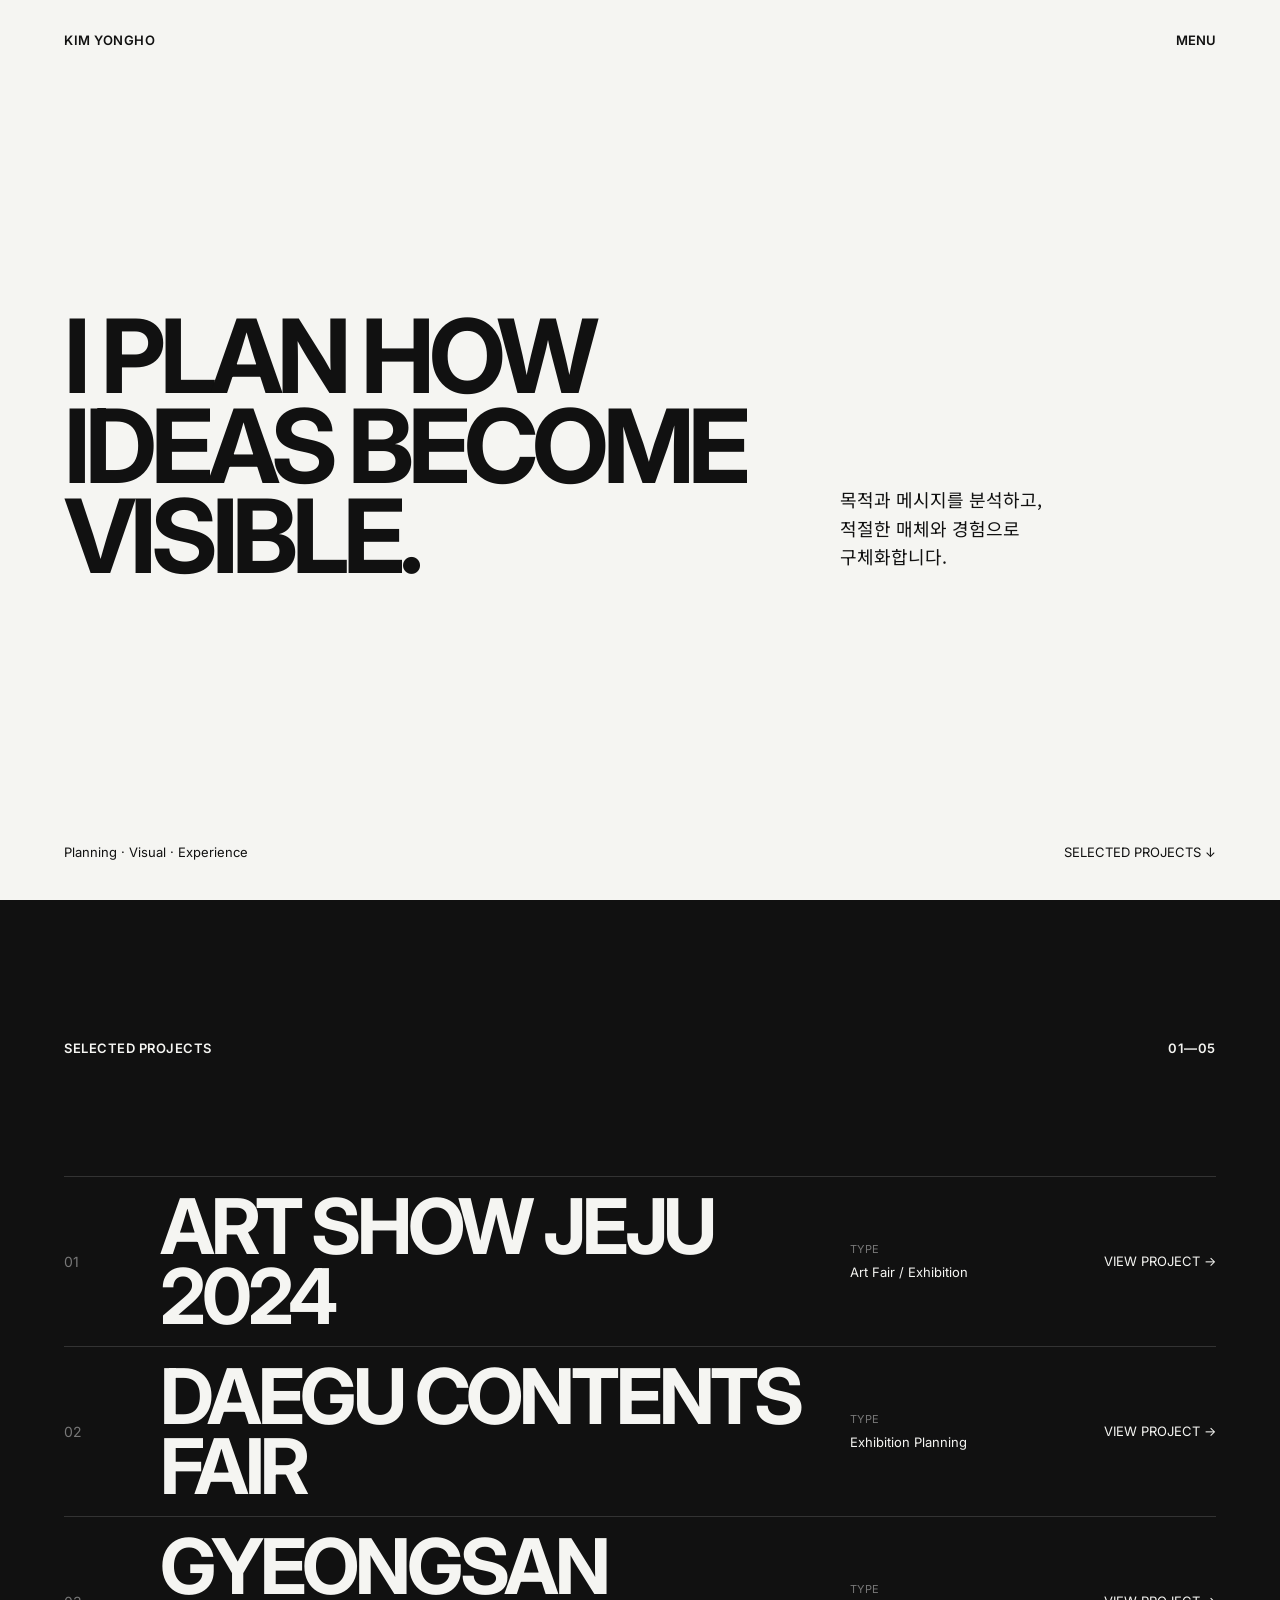
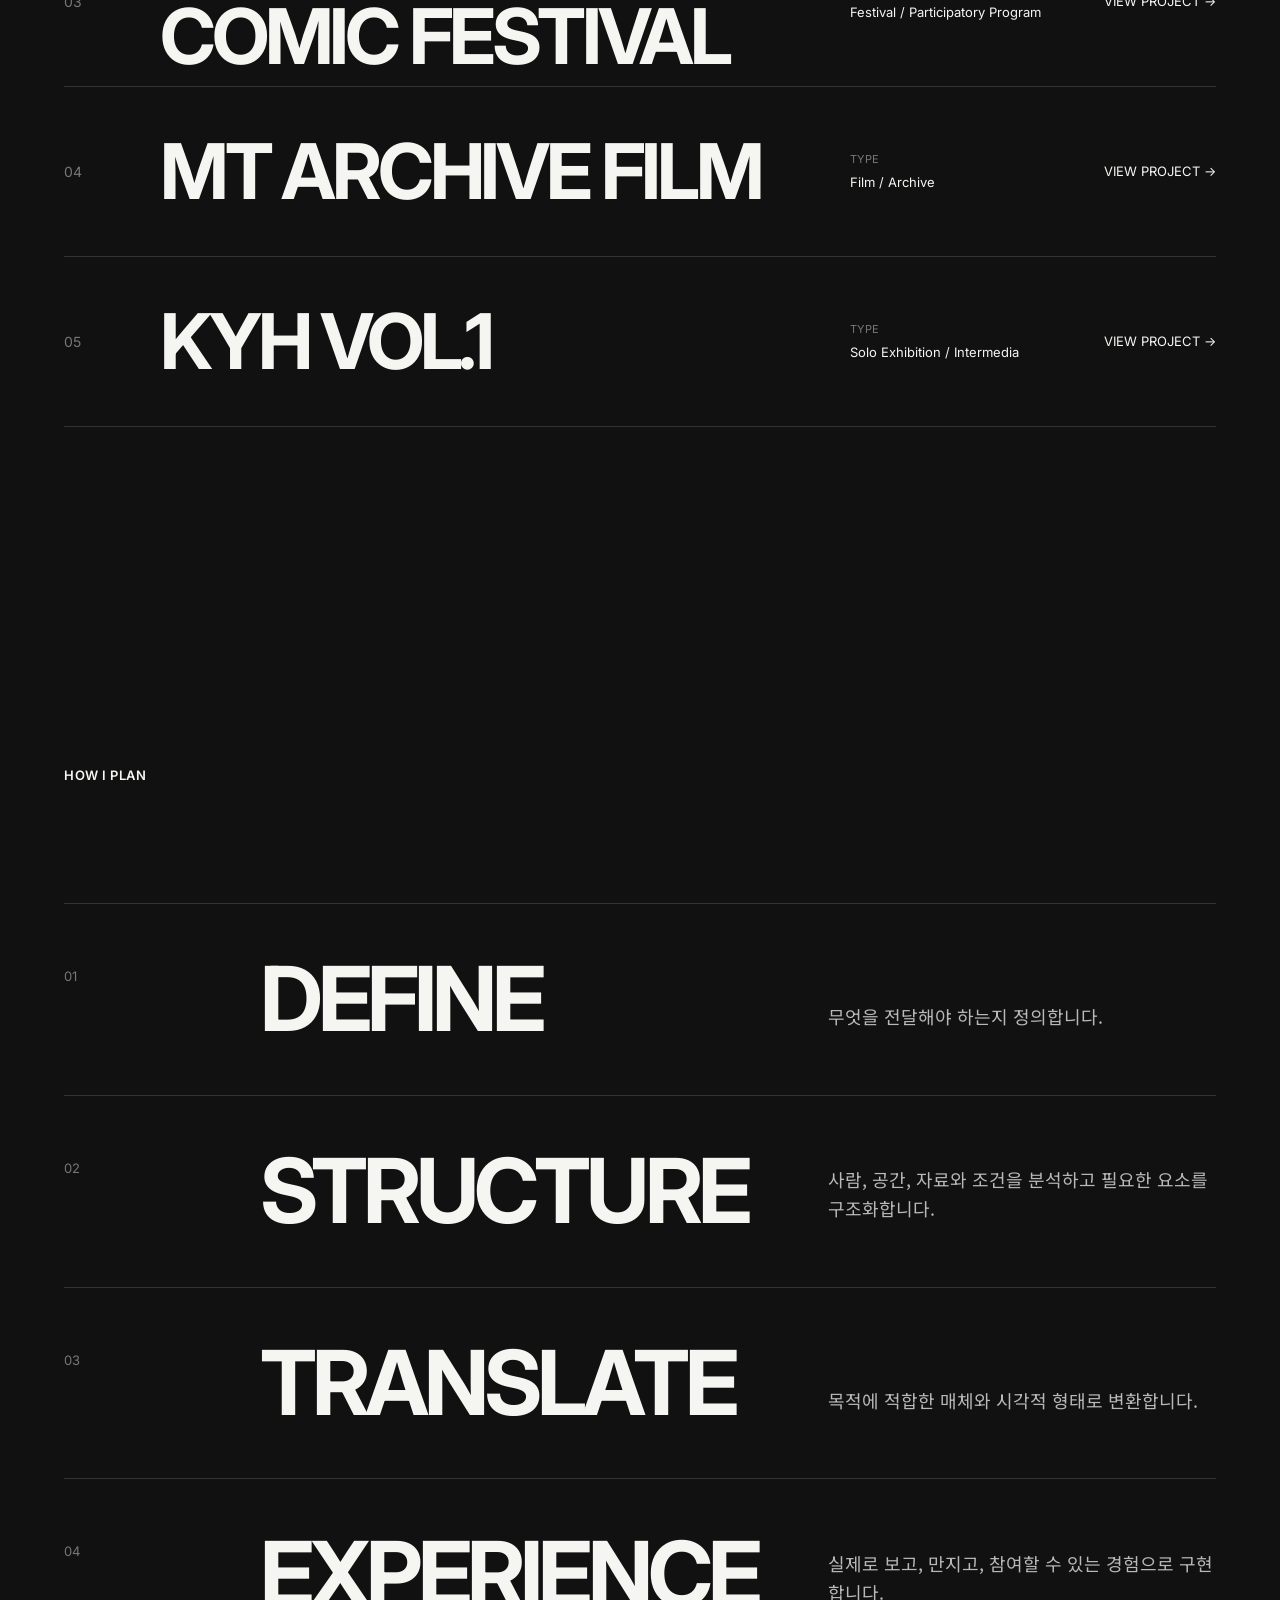
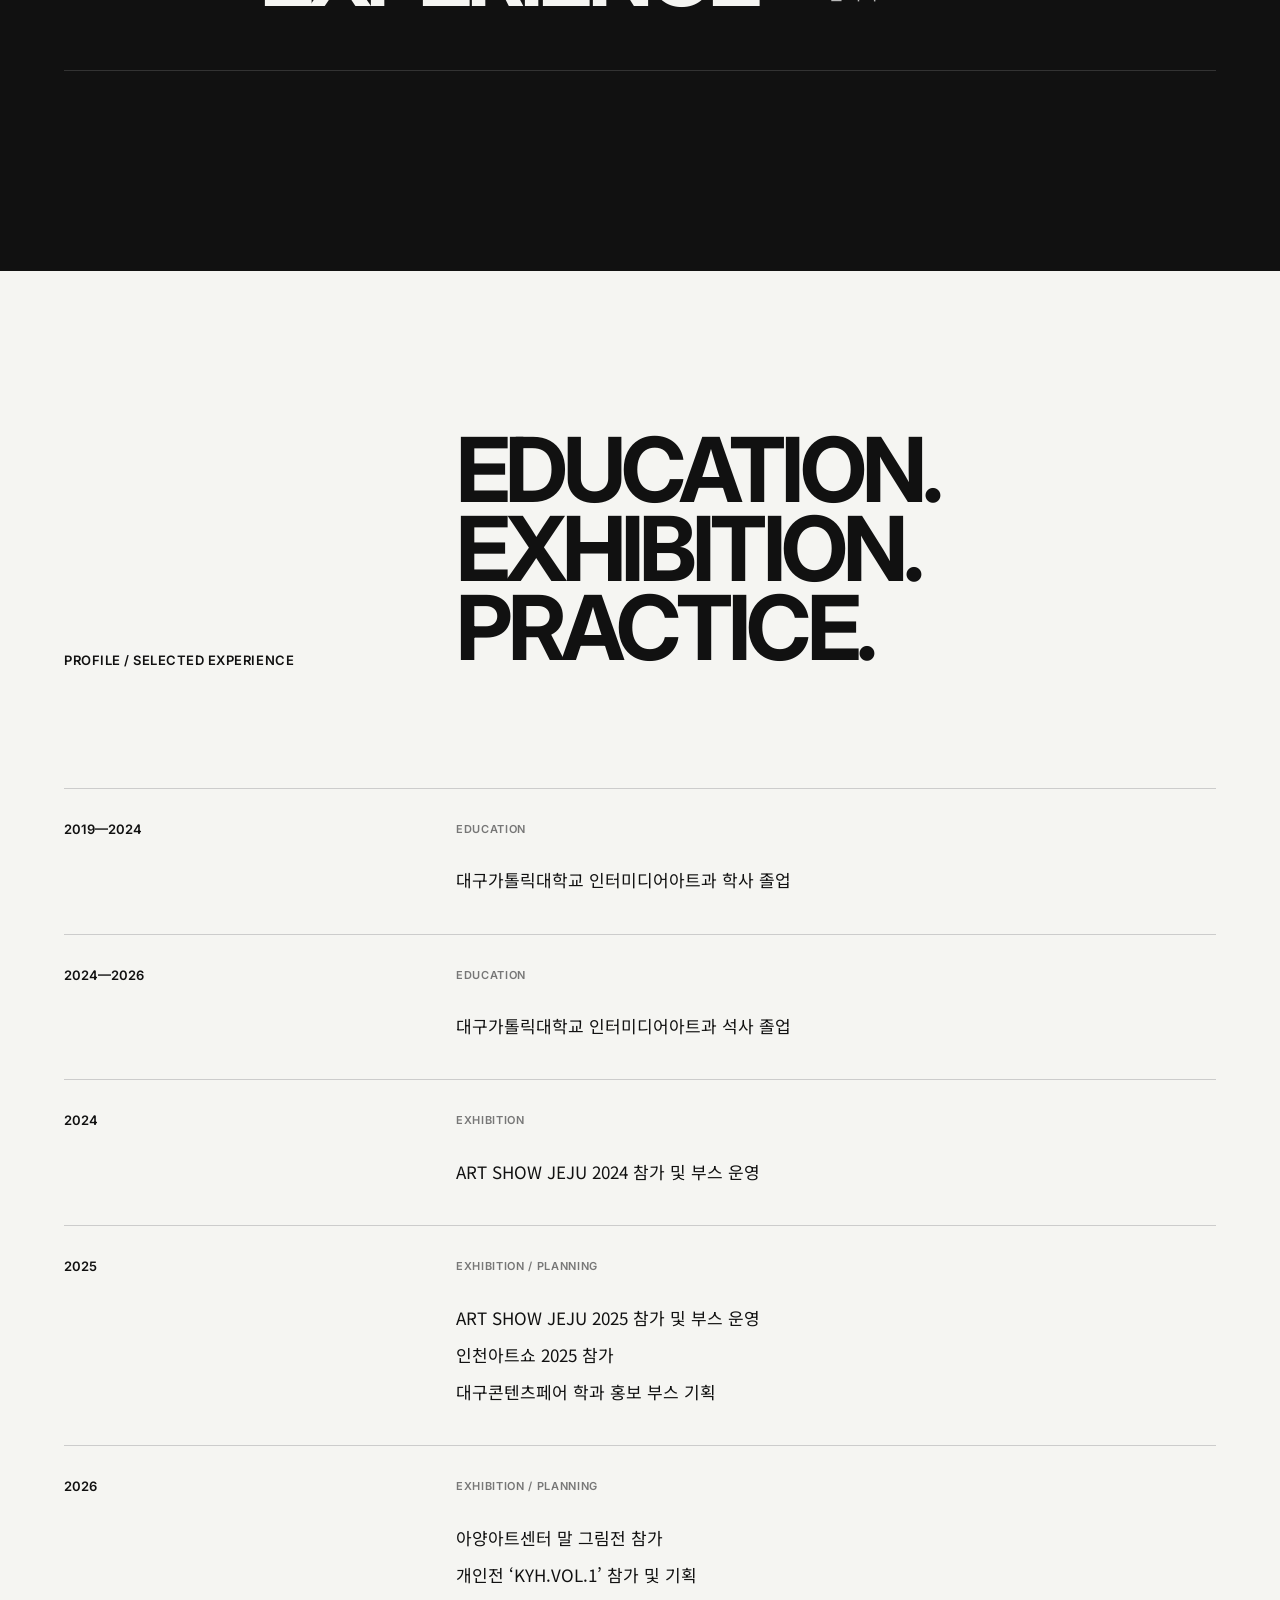
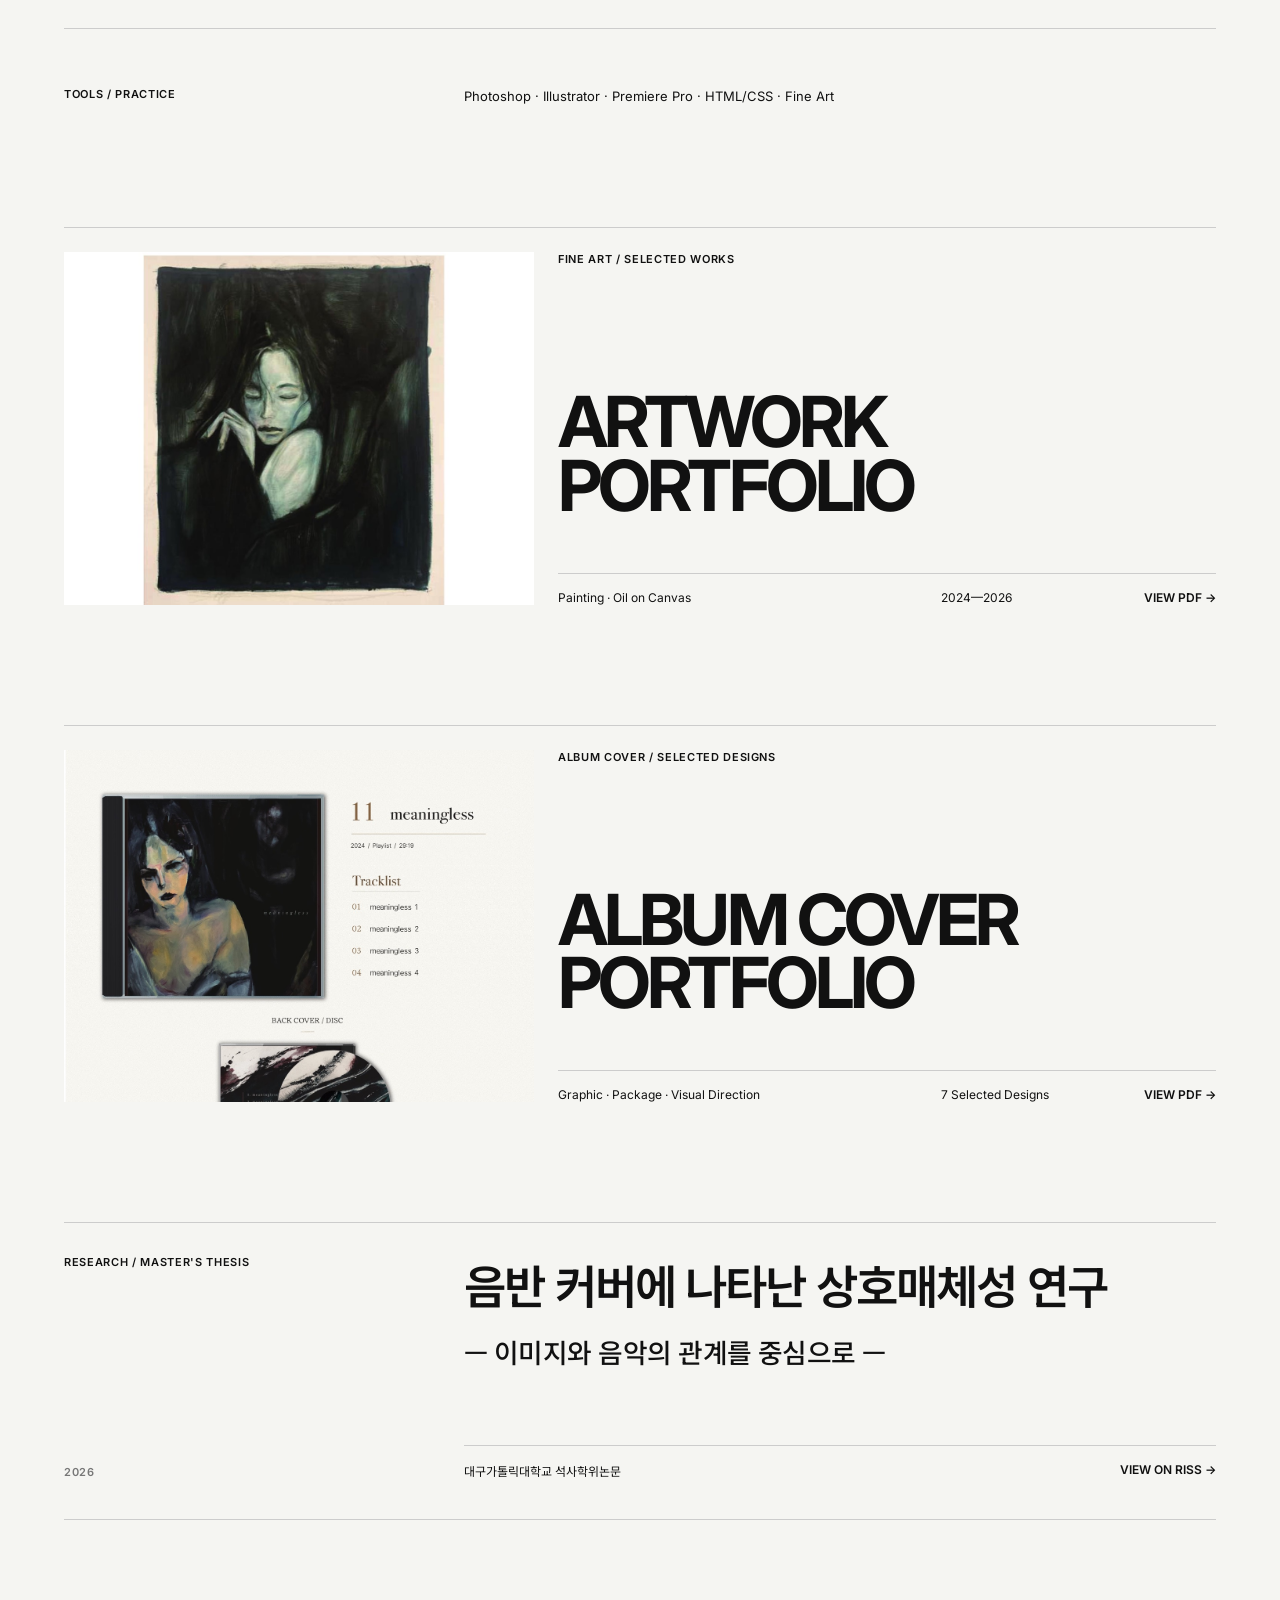
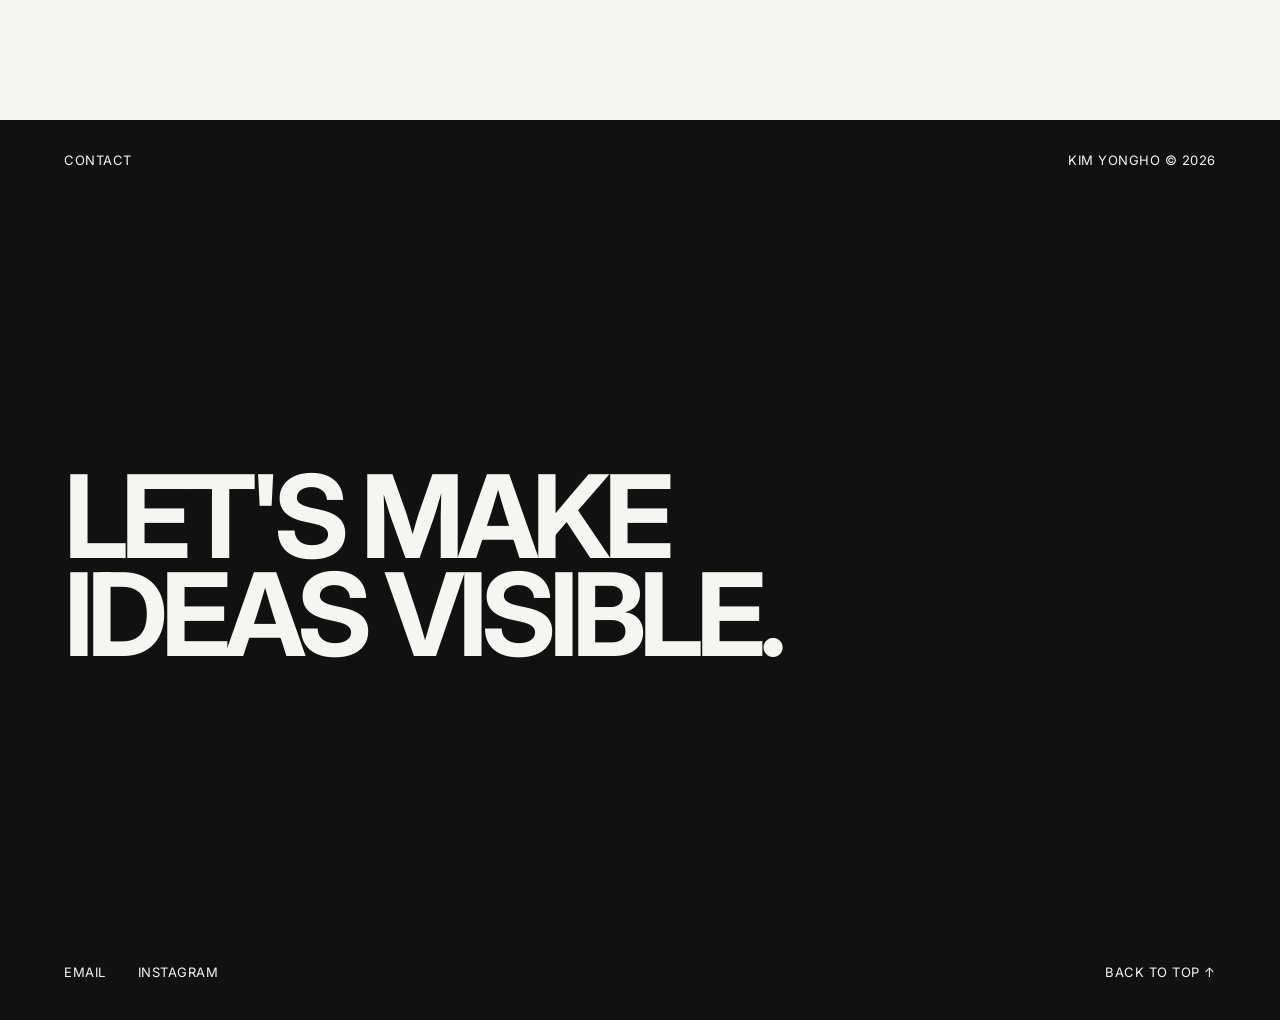
<file: index.html>
<!DOCTYPE html>
<html lang="ko">

<head>
  <meta charset="UTF-8">
  <meta name="viewport" content="width=device-width, initial-scale=1.0">

  <title>Kim Yongho Portfolio</title>

  <link rel="preconnect" href="https://fonts.googleapis.com">
  <link rel="preconnect" href="https://fonts.gstatic.com" crossorigin>

  <link
    href="https://fonts.googleapis.com/css2?family=Inter:wght@400;500;600;700&family=Noto+Sans+KR:wght@400;500;600;700&display=swap"
    rel="stylesheet"
  >

  <link rel="stylesheet" href="style.css?v=7">
</head>


<body id="top">


  <!-- =========================
       HERO
  ========================= -->

  <header class="hero">

    <div class="hero-top">
      <div class="name">KIM YONGHO</div>

      <button class="menu-button">
        MENU
      </button>
    </div>


    <div class="hero-main">

      <h1>
        I PLAN HOW<br>
        IDEAS BECOME<br>
        VISIBLE.
      </h1>


      <div class="hero-description">

        <p>
          목적과 메시지를 분석하고,<br>
          적절한 매체와 경험으로<br>
          구체화합니다.
        </p>

      </div>

    </div>


    <div class="hero-bottom">

      <p>
        Planning · Visual · Experience
      </p>

      <a href="#projects">
        SELECTED PROJECTS ↓
      </a>

    </div>

  </header>



  <!-- =========================
       MENU OVERLAY
  ========================= -->

  <div
    class="menu-overlay"
    id="menuOverlay"
  >

    <div class="menu-overlay-top">

      <p>
        KIM YONGHO
      </p>

      <button
        class="menu-close"
        id="menuClose"
      >
        CLOSE
      </button>

    </div>


    <nav class="menu-nav">

      <a
        href="#top"
        class="menu-link"
      >
        <span>01</span>
        HOME
      </a>


      <a
        href="#projects"
        class="menu-link"
      >
        <span>02</span>
        PROJECTS
      </a>


      <a
        href="#profile"
        class="menu-link"
      >
        <span>03</span>
        PROFILE
      </a>


      <a
        href="#contact"
        class="menu-link"
      >
        <span>04</span>
        CONTACT
      </a>

    </nav>

  </div>



  <main>


    <!-- =========================
         SELECTED PROJECTS
    ========================= -->

    <section
      class="projects"
      id="projects"
    >

      <div class="section-header">

        <p>
          SELECTED PROJECTS
        </p>

        <p>
          01—05
        </p>

      </div>

      <div class="projects-intro" hidden>
        <p class="projects-intro-label">
          PLANNING · OPERATION · ARCHIVE
        </p>

        <p class="projects-intro-copy">
          전시와 행사의 시작부터 현장 운영,<br>
          기록까지 연결한 다섯 개의 프로젝트입니다.
        </p>
      </div>

      <div class="project-collection">



      <!-- PROJECT 01 -->

      <a href="projects/artshowjeju.html" class="project project-featured project-index-entry">

        <div class="project-info">

          <p class="project-number">
            01
          </p>

          <h2>
            ART SHOW<br>
            JEJU 2024
          </h2>

          <p class="project-question">
            제한된 비용과 작품으로<br>
            어떻게 아트페어를 운영할 것인가?
          </p>

        </div>


        <div class="project-visual" hidden aria-hidden="true">

          <img
            class="project-image"
            src="assets/images/artshow-5843.jpg"
            alt="아트쇼 제주 2024 호텔 부스 전경"
          >

        </div>


        <div class="project-meta">

          <div>
            <p class="meta-label">
              TYPE
            </p>

            <p>
              Art Fair / Exhibition
            </p>
          </div>


          <div>
            <p class="meta-label">
              ROLE
            </p>

            <p>
              Planning · Curation · Operation · Sales
            </p>
          </div>


          <span class="project-link">
            VIEW PROJECT →
          </span>

        </div>

      </a>



      <!-- PROJECT 02 -->

      <a href="projects/contentsfair.html" class="project project-02 project-index-entry">

        <div class="project-info">

          <p class="project-number">
            02
          </p>

          <h2>
            DAEGU<br>
            CONTENTS FAIR
          </h2>

          <p class="project-question">
            제한된 자원으로<br>
            학과를 어떻게 보여줄 것인가?
          </p>

        </div>


        <div class="project-visual" hidden aria-hidden="true">

          <img
            class="project-image"
            src="assets/images/contentsfair-main.jpg"
            alt="대구콘텐츠페어 학과 홍보 부스 전경"
          >

        </div>


        <div class="project-meta">

          <div>
            <p class="meta-label">
              TYPE
            </p>

            <p>
              Exhibition Planning
            </p>
          </div>


          <div>
            <p class="meta-label">
              ROLE
            </p>

            <p>
              Planning · Visual · Web
            </p>
          </div>


          <span class="project-link">
            VIEW PROJECT →
          </span>

        </div>

      </a>



      <!-- PROJECT 03 -->

      <a href="projects/gyeongsan-festival.html" class="project project-03 project-index-entry">

        <div class="project-info">

          <p class="project-number">
            03
          </p>

          <h2>
            GYEONGSAN<br>
            COMIC FESTIVAL
          </h2>

          <p class="project-question">
            지원이 중단된 상황에서<br>
            행사를 어떻게 다시 설계할 것인가?
          </p>

        </div>


        <div class="project-visual" hidden aria-hidden="true">

          <img
            class="project-image"
            src="assets/images/gyeongsan-booth.jpg"
            alt="경산만화축제 체험 부스 전경"
          >

        </div>


        <div class="project-meta">

          <div>
            <p class="meta-label">
              TYPE
            </p>

            <p>
              Festival / Participatory Program
            </p>
          </div>


          <div>
            <p class="meta-label">
              ROLE
            </p>

            <p>
              Planning · Funding · Operation
            </p>
          </div>


          <span class="project-link">
            VIEW PROJECT →
          </span>

        </div>

      </a>



      <!-- PROJECT 04 -->

      <a href="projects/mtfilm.html" class="project project-03 project-index-entry">

        <div class="project-info">

          <p class="project-number">
            04
          </p>

          <h2>
            MT<br>
            ARCHIVE FILM
          </h2>

          <p class="project-question">
            흩어진 기록을<br>
            어떻게 하나의 기억으로 만들 것인가?
          </p>

        </div>


        <div class="project-visual" hidden aria-hidden="true">

          <video
            class="project-video"
            autoplay
            muted
            loop
            playsinline
          >

            <source
              src="assets/video/mtfilm-preview.mp4"
              type="video/mp4"
            >

          </video>

        </div>


        <div class="project-meta">

          <div>
            <p class="meta-label">
              TYPE
            </p>

            <p>
              Film / Archive
            </p>
          </div>


          <div>
            <p class="meta-label">
              ROLE
            </p>

            <p>
              Planning · Editing
            </p>
          </div>


          <span class="project-link">
            VIEW PROJECT →
          </span>

        </div>

      </a>



      <!-- PROJECT 05 -->

      <a href="projects/kyh-vol1.html" class="project project-03 project-index-entry">

        <div class="project-info">

          <p class="project-number">
            05
          </p>

          <h2>
            KYH VOL.1
          </h2>

          <p class="project-question">
            음악과 이미지를<br>
            어떻게 하나의 전시 경험으로 확장할 것인가?
          </p>

        </div>


        <div class="project-visual" hidden aria-hidden="true">

          <img
            class="project-image"
            src="assets/images/kyh-vol1-key-visual.jpg"
            alt="KYH VOL.1 개인전 CD 키비주얼"
          >

        </div>


        <div class="project-meta">

          <div>
            <p class="meta-label">
              TYPE
            </p>

            <p>
              Solo Exhibition / Intermedia
            </p>
          </div>


          <div>
            <p class="meta-label">
              ROLE
            </p>

            <p>
              Concept · Exhibition Planning · Curation · Visual Direction
            </p>
          </div>


          <span class="project-link">
            VIEW PROJECT →
          </span>

        </div>

      </a>

      </div>

    </section>



    <!-- =========================
         VISUAL WORKS
         현재 CSS에서 display:none
    ========================= -->

    <section class="visual-works">

      <div class="visual-works-header">

        <div>

          <p class="section-kicker">
            SELECTED VISUAL WORKS
          </p>

          <h2>
            VISUAL<br>
            COMMUNICATION
          </h2>

        </div>


        <p class="visual-works-intro">
          Pamphlet · Banner · Poster · Promotion Materials
        </p>

      </div>


      <div class="visual-grid">


        <article class="visual-item visual-item-large">

          <div class="visual-placeholder">
            PAMPHLET IMAGE
          </div>

          <div class="visual-caption">
            <p>Department Promotion Pamphlet</p>
            <p>Editorial / Print</p>
          </div>

        </article>



        <article class="visual-item">

          <div class="visual-placeholder visual-placeholder-portrait">
            BANNER IMAGE
          </div>

          <div class="visual-caption">
            <p>Department Banner</p>
            <p>Graphic / Promotion</p>
          </div>

        </article>



        <article class="visual-item">

          <div class="visual-placeholder visual-placeholder-square">
            POSTER IMAGE
          </div>

          <div class="visual-caption">
            <p>Exhibition Graphic</p>
            <p>Graphic Design</p>
          </div>

        </article>



        <article class="visual-item visual-item-wide">

          <div class="visual-placeholder">
            PROMOTION IMAGE
          </div>

          <div class="visual-caption">
            <p>Promotion Materials</p>
            <p>Visual Communication</p>
          </div>

        </article>

      </div>

    </section>



    <!-- =========================
         HOW I PLAN
    ========================= -->

    <section class="planning-approach">

      <div class="planning-header">
        <p>HOW I PLAN</p>
      </div>


      <div class="planning-list">


        <article class="planning-step">

          <p class="planning-number">
            01
          </p>

          <div class="planning-content">

            <h2>
              DEFINE
            </h2>

            <p>
              무엇을 전달해야 하는지 정의합니다.
            </p>

          </div>

        </article>



        <article class="planning-step">

          <p class="planning-number">
            02
          </p>

          <div class="planning-content">

            <h2>
              STRUCTURE
            </h2>

            <p>
              사람, 공간, 자료와 조건을 분석하고
              필요한 요소를 구조화합니다.
            </p>

          </div>

        </article>



        <article class="planning-step">

          <p class="planning-number">
            03
          </p>

          <div class="planning-content">

            <h2>
              TRANSLATE
            </h2>

            <p>
              목적에 적합한 매체와
              시각적 형태로 변환합니다.
            </p>

          </div>

        </article>



        <article class="planning-step">

          <p class="planning-number">
            04
          </p>

          <div class="planning-content">

            <h2>
              EXPERIENCE
            </h2>

            <p>
              실제로 보고, 만지고, 참여할 수 있는
              경험으로 구현합니다.
            </p>

          </div>

        </article>

      </div>

    </section>



    <!-- =========================
         PROFILE / EXPERIENCE
    ========================= -->

    <section
      class="profile-history"
      id="profile"
    >

      <div class="profile-history-header">
        <p>PROFILE / SELECTED EXPERIENCE</p>

        <h2>
          EDUCATION.<br>
          EXHIBITION.<br>
          PRACTICE.
        </h2>
      </div>


      <div class="profile-history-list">

        <article class="profile-history-row">
          <p class="profile-history-year">2019—2024</p>

          <div class="profile-history-content">
            <p class="profile-history-type">EDUCATION</p>
            <p>대구가톨릭대학교 인터미디어아트과 학사 졸업</p>
          </div>
        </article>


        <article class="profile-history-row">
          <p class="profile-history-year">2024—2026</p>

          <div class="profile-history-content">
            <p class="profile-history-type">EDUCATION</p>
            <p>대구가톨릭대학교 인터미디어아트과 석사 졸업</p>
          </div>
        </article>


        <article class="profile-history-row">
          <p class="profile-history-year">2024</p>

          <div class="profile-history-content">
            <p class="profile-history-type">EXHIBITION</p>
            <p>ART SHOW JEJU 2024 참가 및 부스 운영</p>
          </div>
        </article>


        <article class="profile-history-row">
          <p class="profile-history-year">2025</p>

          <div class="profile-history-content">
            <p class="profile-history-type">EXHIBITION / PLANNING</p>
            <p>ART SHOW JEJU 2025 참가 및 부스 운영</p>
            <p>인천아트쇼 2025 참가</p>
            <p>대구콘텐츠페어 학과 홍보 부스 기획</p>
          </div>
        </article>


        <article class="profile-history-row">
          <p class="profile-history-year">2026</p>

          <div class="profile-history-content">
            <p class="profile-history-type">EXHIBITION / PLANNING</p>
            <p>아양아트센터 말 그림전 참가</p>
            <p>개인전 ‘KYH.VOL.1’ 참가 및 기획</p>
          </div>
        </article>

      </div>


      <div class="profile-tools">
        <p>TOOLS / PRACTICE</p>
        <p>Photoshop · Illustrator · Premiere Pro · HTML/CSS · Fine Art</p>
      </div>


      <a
        class="artwork-portfolio-card"
        href="assets/files/kim-yongho-artwork-portfolio.pdf"
        target="_blank"
        rel="noopener noreferrer"
      >
        <div class="artwork-portfolio-image">
          <img
            src="assets/images/artwork-portfolio-cover.jpg"
            alt="김용호 회화 작품 까마귀가 우는 하얀 꽃 위에서"
          >
        </div>

        <div class="artwork-portfolio-info">
          <p class="artwork-portfolio-label">FINE ART / SELECTED WORKS</p>
          <h3>ARTWORK<br>PORTFOLIO</h3>
          <div class="artwork-portfolio-meta">
            <p>Painting · Oil on Canvas</p>
            <p>2024—2026</p>
            <span>VIEW PDF →</span>
          </div>
        </div>
      </a>


      <a
        class="artwork-portfolio-card album-portfolio-card"
        href="assets/files/kim-yongho-album-cover-portfolio.pdf"
        target="_blank"
        rel="noopener noreferrer"
      >
        <div class="artwork-portfolio-image">
          <img
            src="assets/images/album-cover-portfolio-preview.jpg"
            alt="김용호 앨범 커버 디자인 포트폴리오 미리보기"
          >
        </div>

        <div class="artwork-portfolio-info">
          <p class="artwork-portfolio-label">ALBUM COVER / SELECTED DESIGNS</p>
          <h3>ALBUM COVER<br>PORTFOLIO</h3>
          <div class="artwork-portfolio-meta">
            <p>Graphic · Package · Visual Direction</p>
            <p>7 Selected Designs</p>
            <span>VIEW PDF →</span>
          </div>
        </div>
      </a>


      <a
        class="research-publication-card"
        href="https://m.riss.kr/search/detail/DetailView.do?p_mat_type=be54d9b8bc7cdb09&amp;control_no=f3cb6ebc318be7b5ffe0bdc3ef48d419&amp;keyword=%EC%9D%8C%EB%B0%98%20%EC%BB%A4%EB%B2%84#redirect"
        target="_blank"
        rel="noopener noreferrer"
      >
        <div class="research-publication-heading">
          <p>RESEARCH / MASTER'S THESIS</p>
          <span>2026</span>
        </div>

        <div class="research-publication-content">
          <h3>
            음반 커버에 나타난 상호매체성 연구<br>
            <span>— 이미지와 음악의 관계를 중심으로 —</span>
          </h3>

          <div class="research-publication-meta">
            <p>대구가톨릭대학교 석사학위논문</p>
            <span>VIEW ON RISS →</span>
          </div>
        </div>
      </a>

    </section>



    <!-- =========================
         CONTACT
    ========================= -->

    <footer
      class="contact"
      id="contact"
    >

      <div class="contact-top">

        <p>
          CONTACT
        </p>

        <p>
          KIM YONGHO © 2026
        </p>

      </div>


      <div class="contact-main">

        <h2>
          LET'S MAKE<br>
          IDEAS VISIBLE.
        </h2>

      </div>


      <div class="contact-bottom">


        <div class="contact-links">

          <a href="mailto:guid4701@naver.com">
            EMAIL
          </a>

          <a href="https://www.instagram.com/mmijggh/"
            target="_blank"
            rel="noopener noreferrer"
          >
            INSTAGRAM
          </a>

        </div>


        <a
          href="#top"
          class="back-to-top"
        >
          BACK TO TOP ↑
        </a>

      </div>

    </footer>


  </main>


  <script src="main.js?v=3"></script>

</body>

</html>
</file>
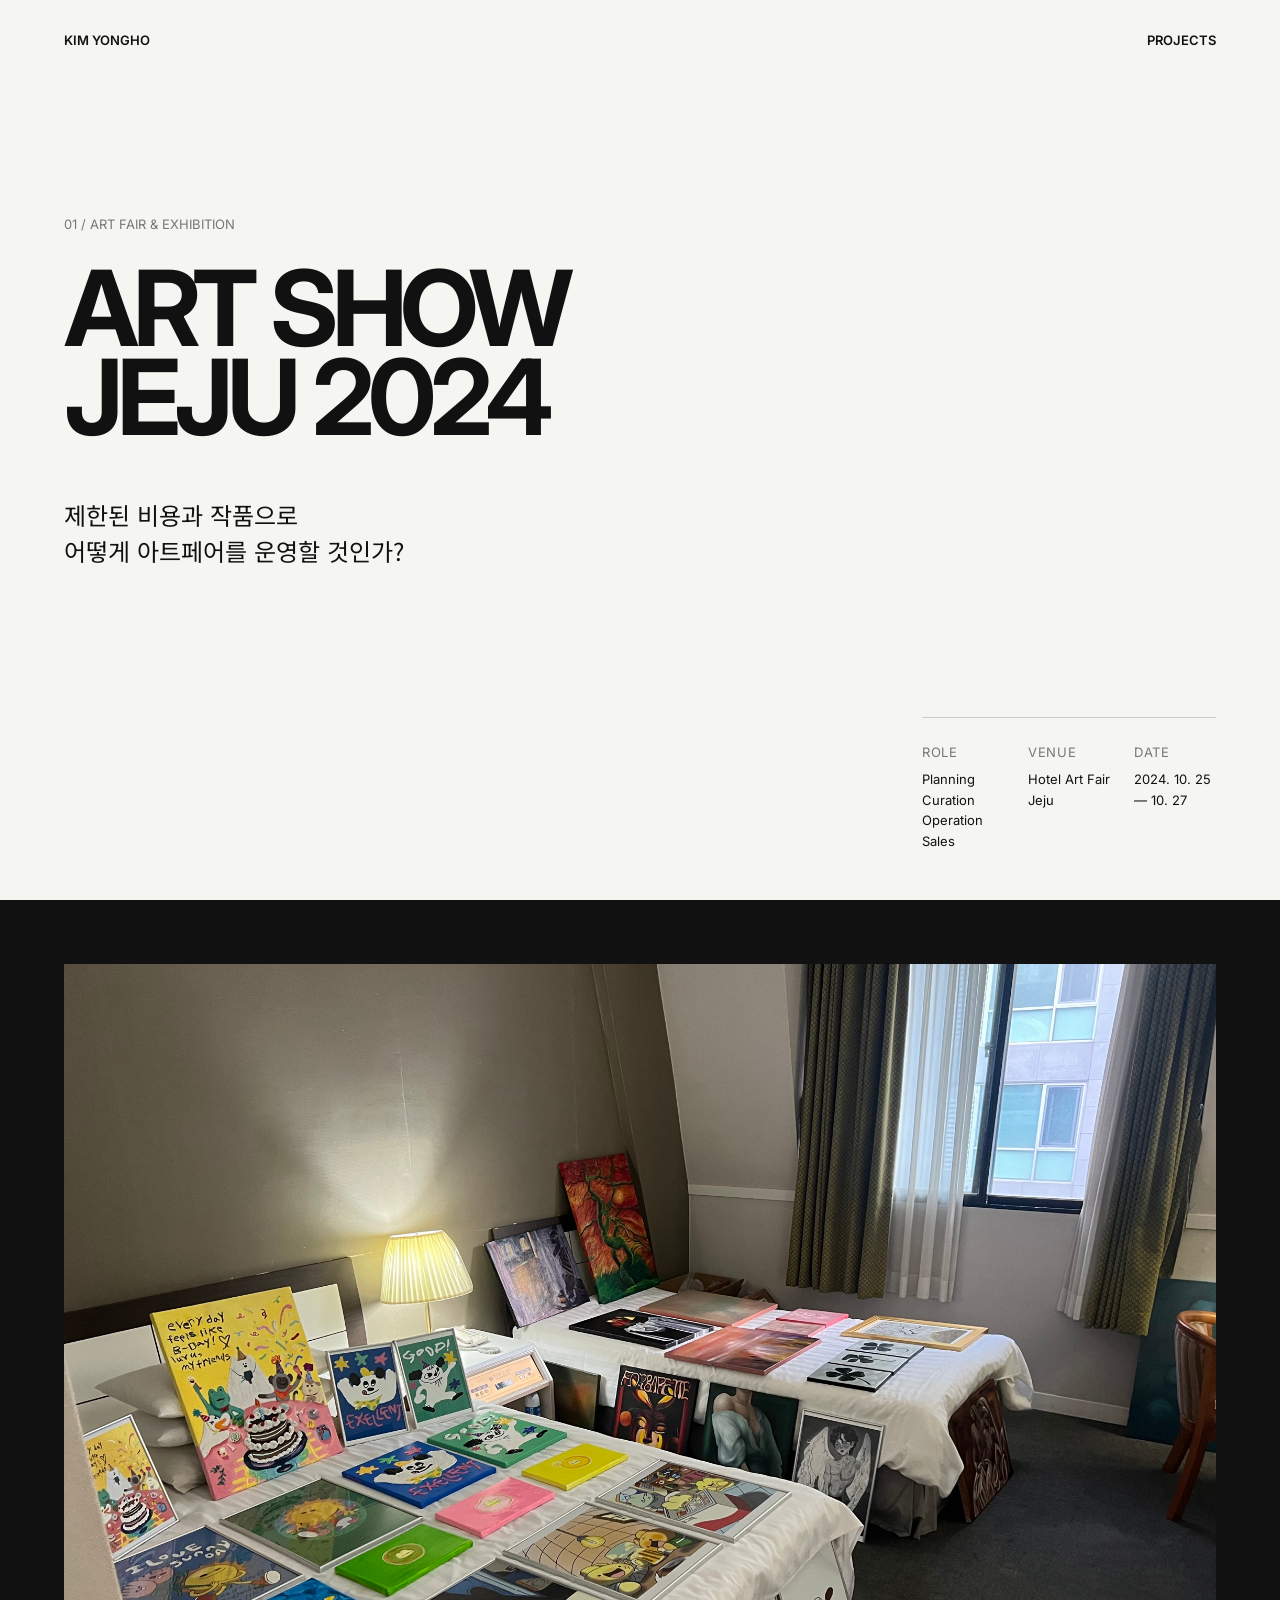
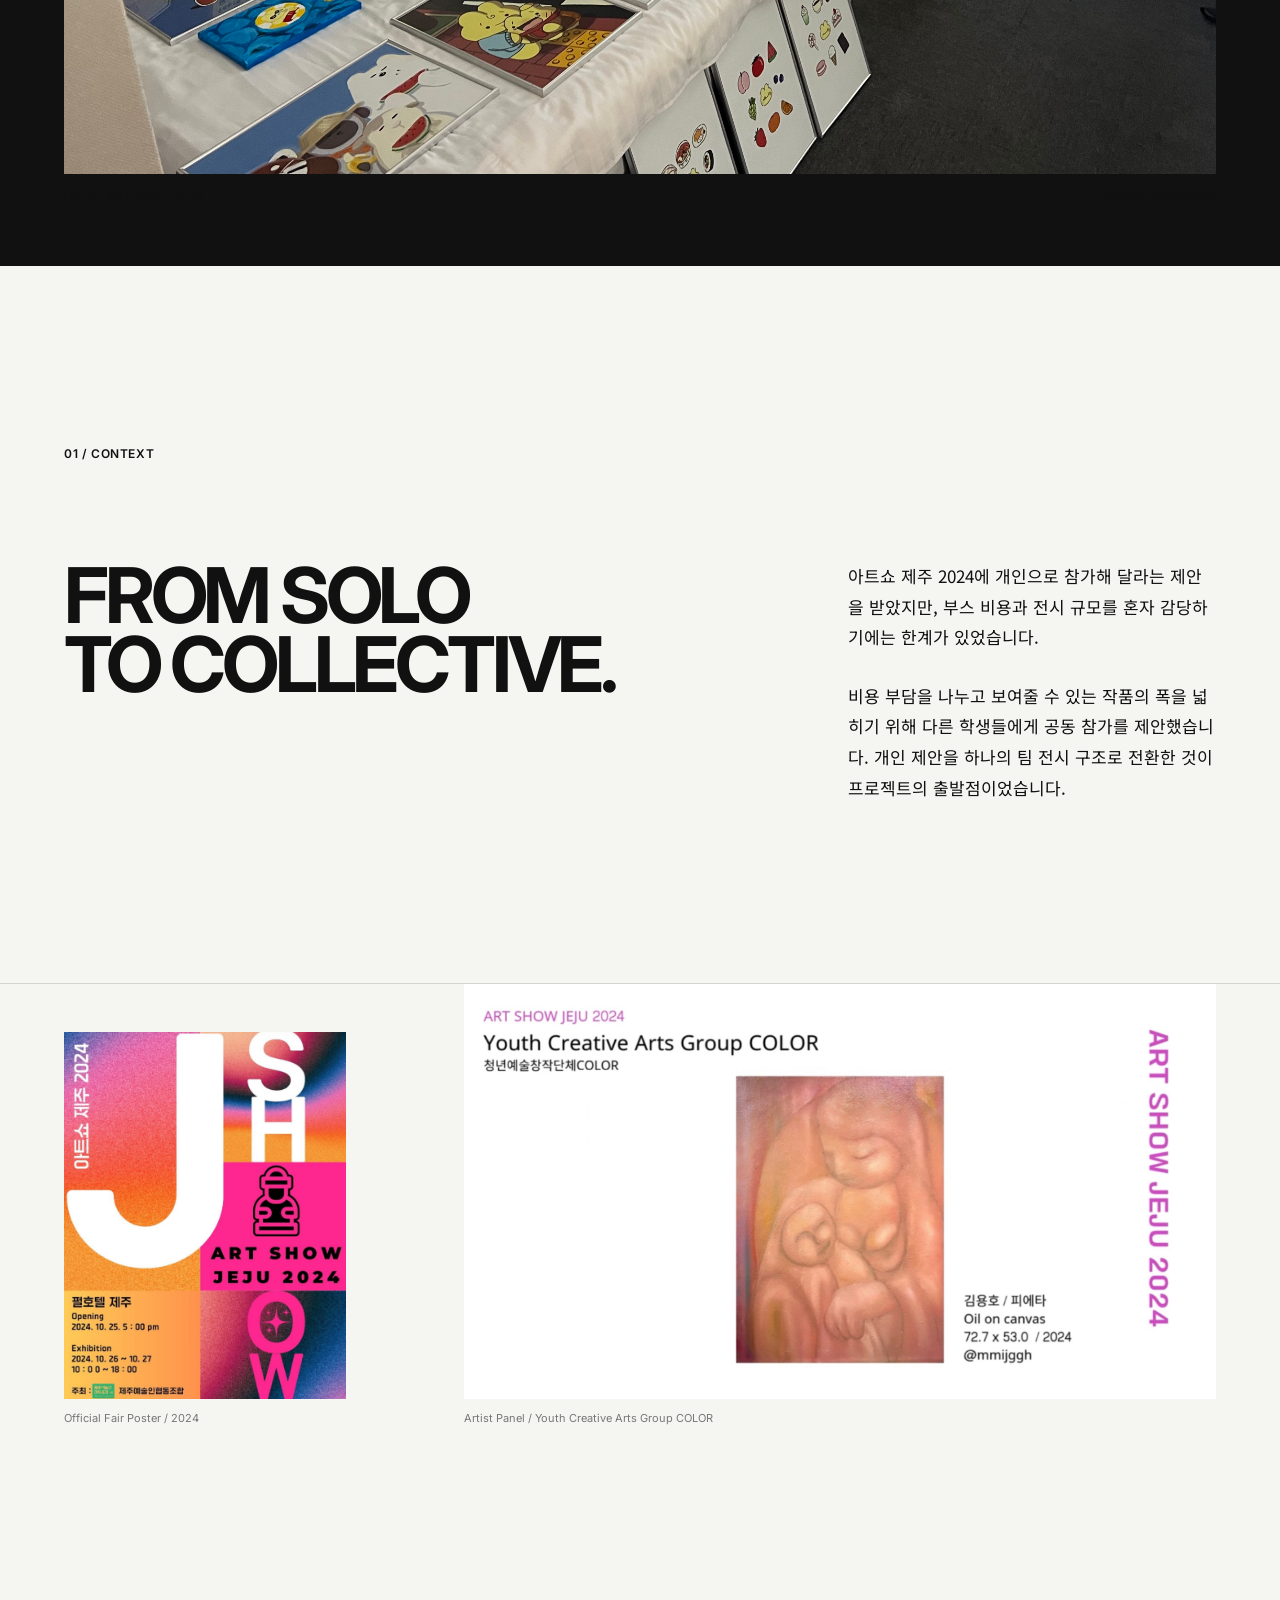
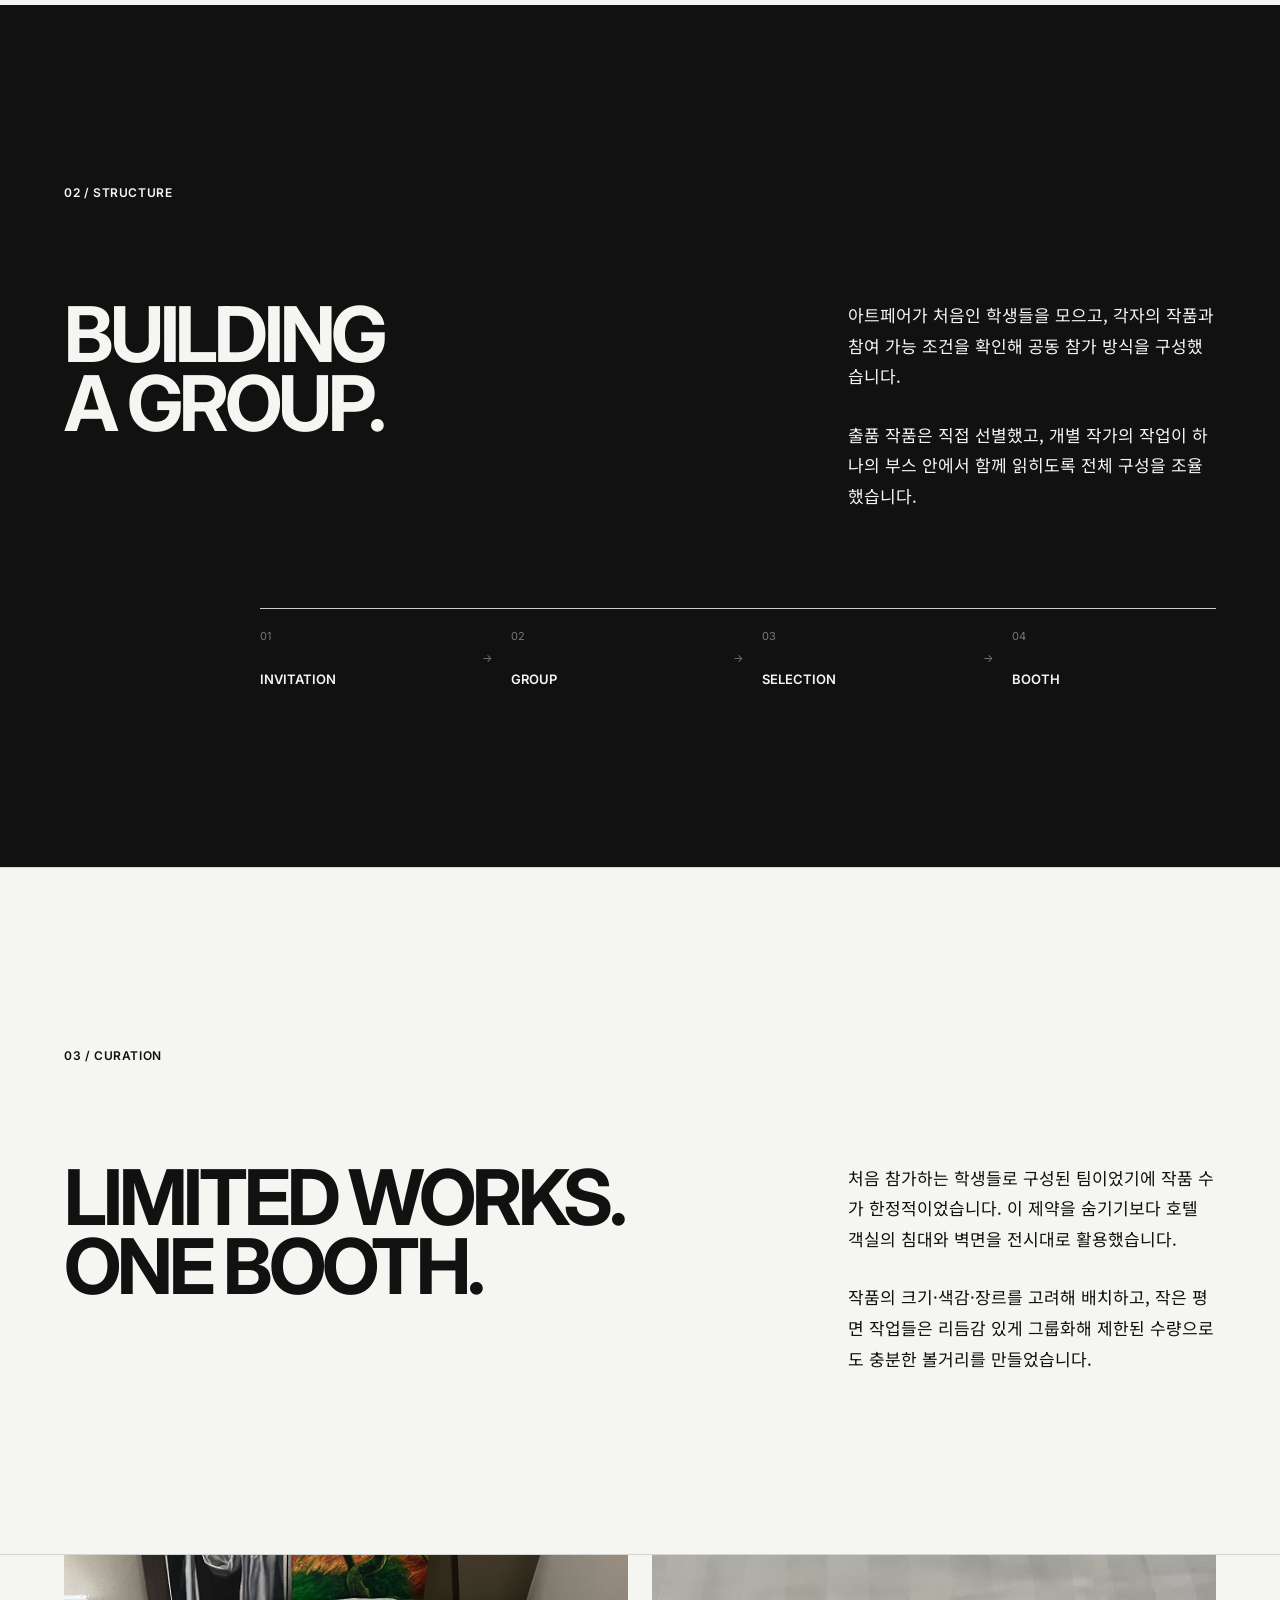
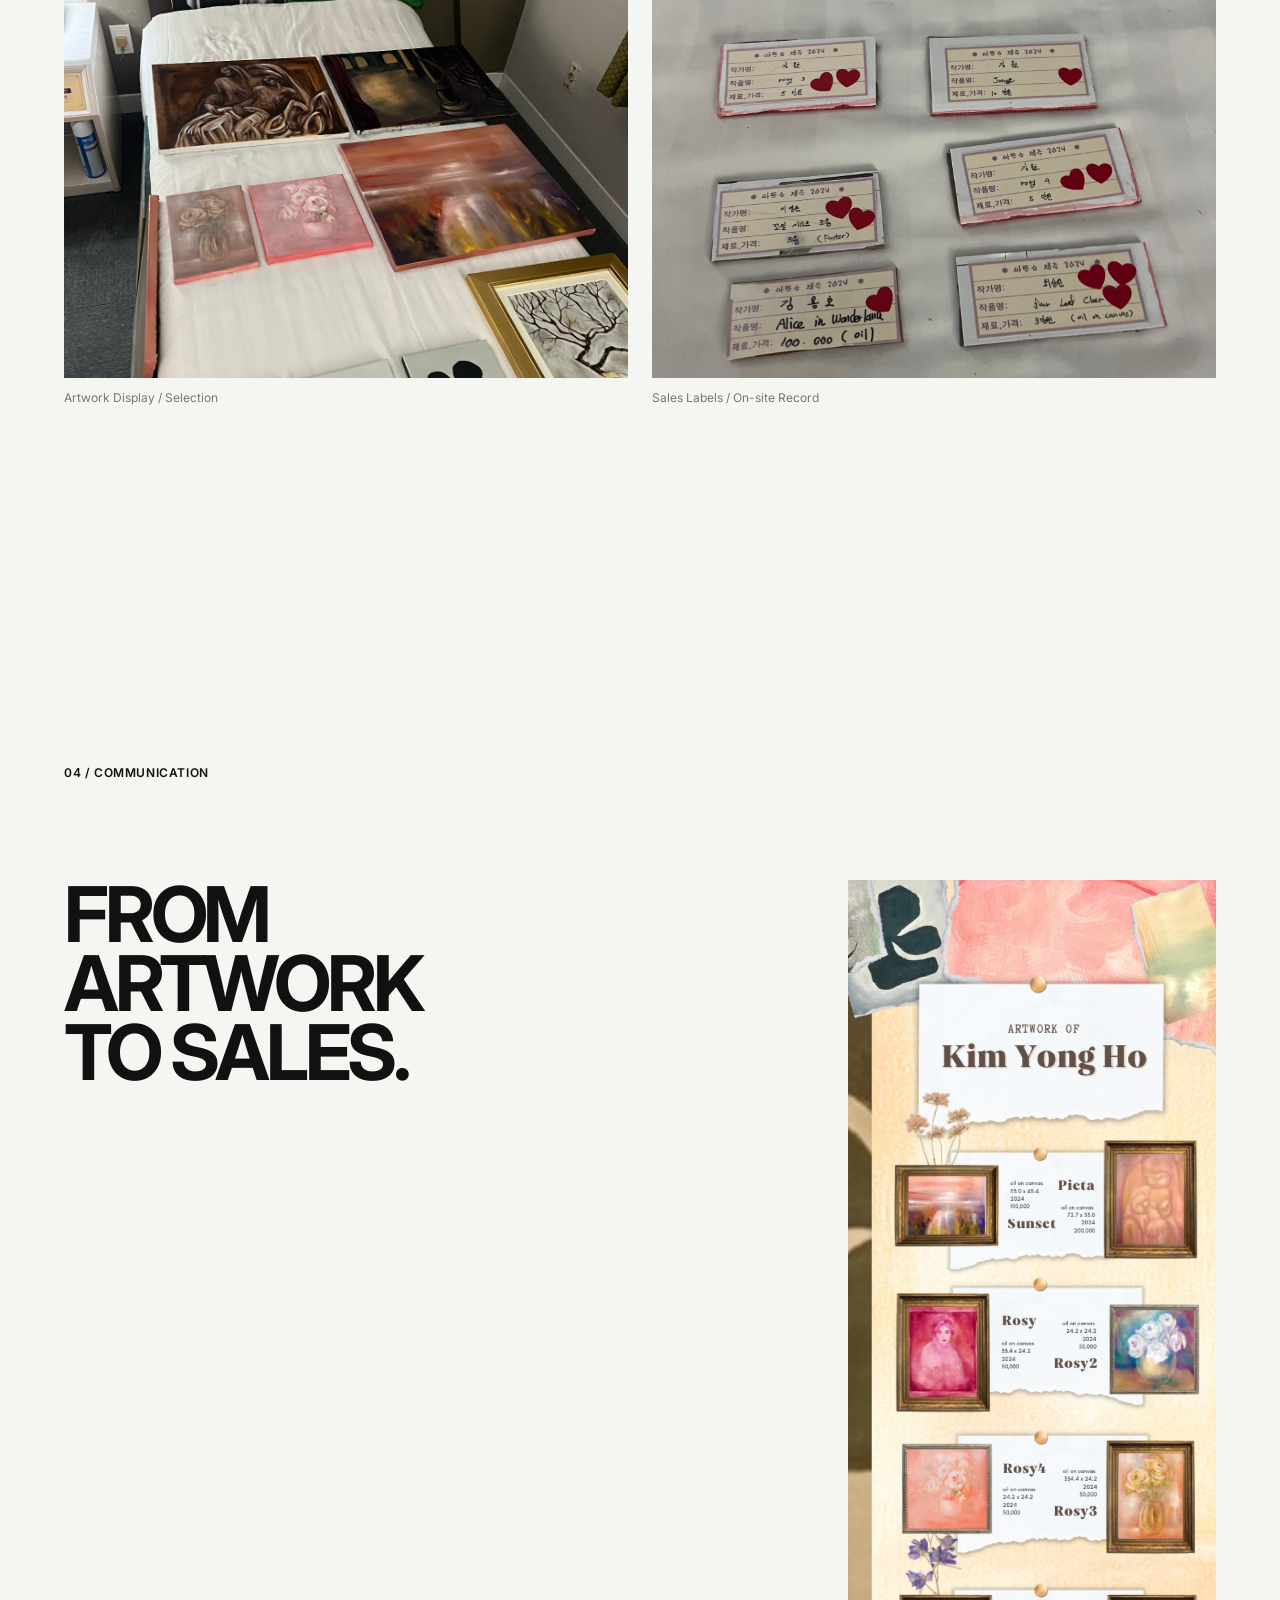
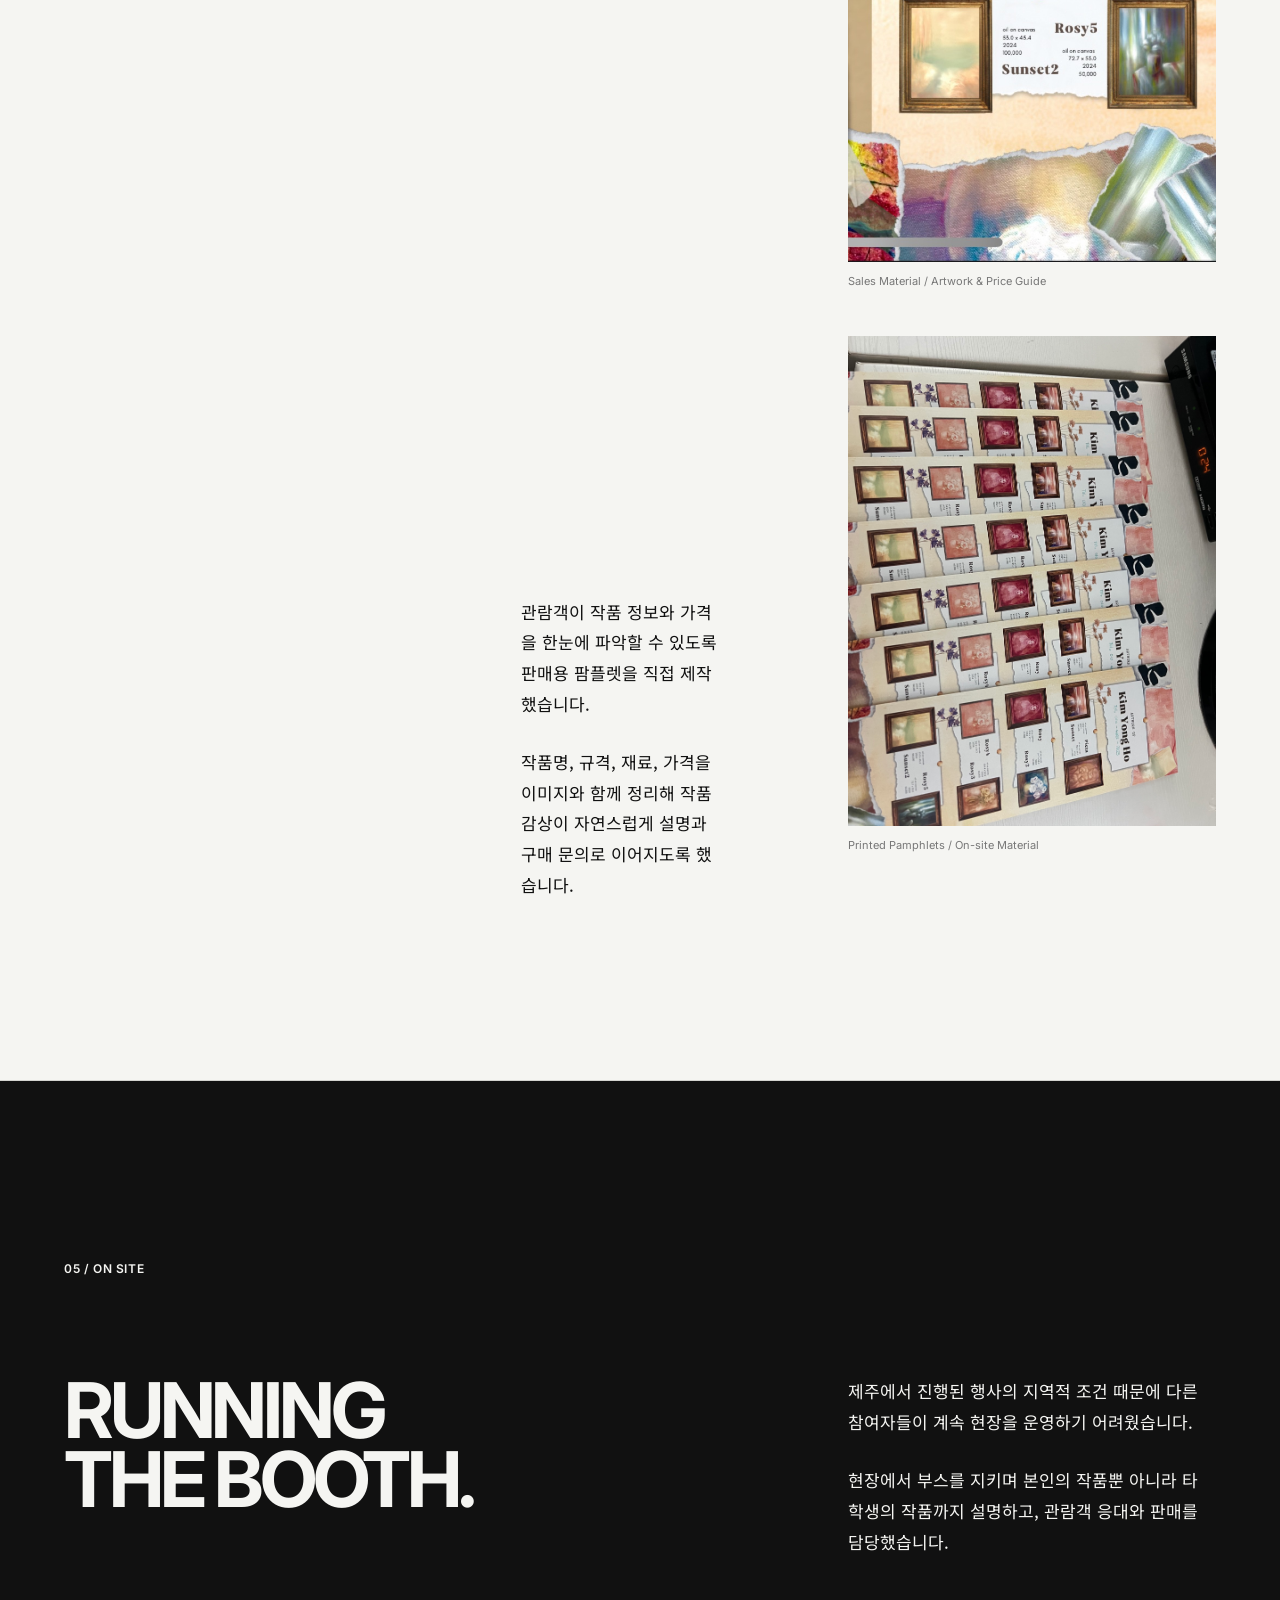
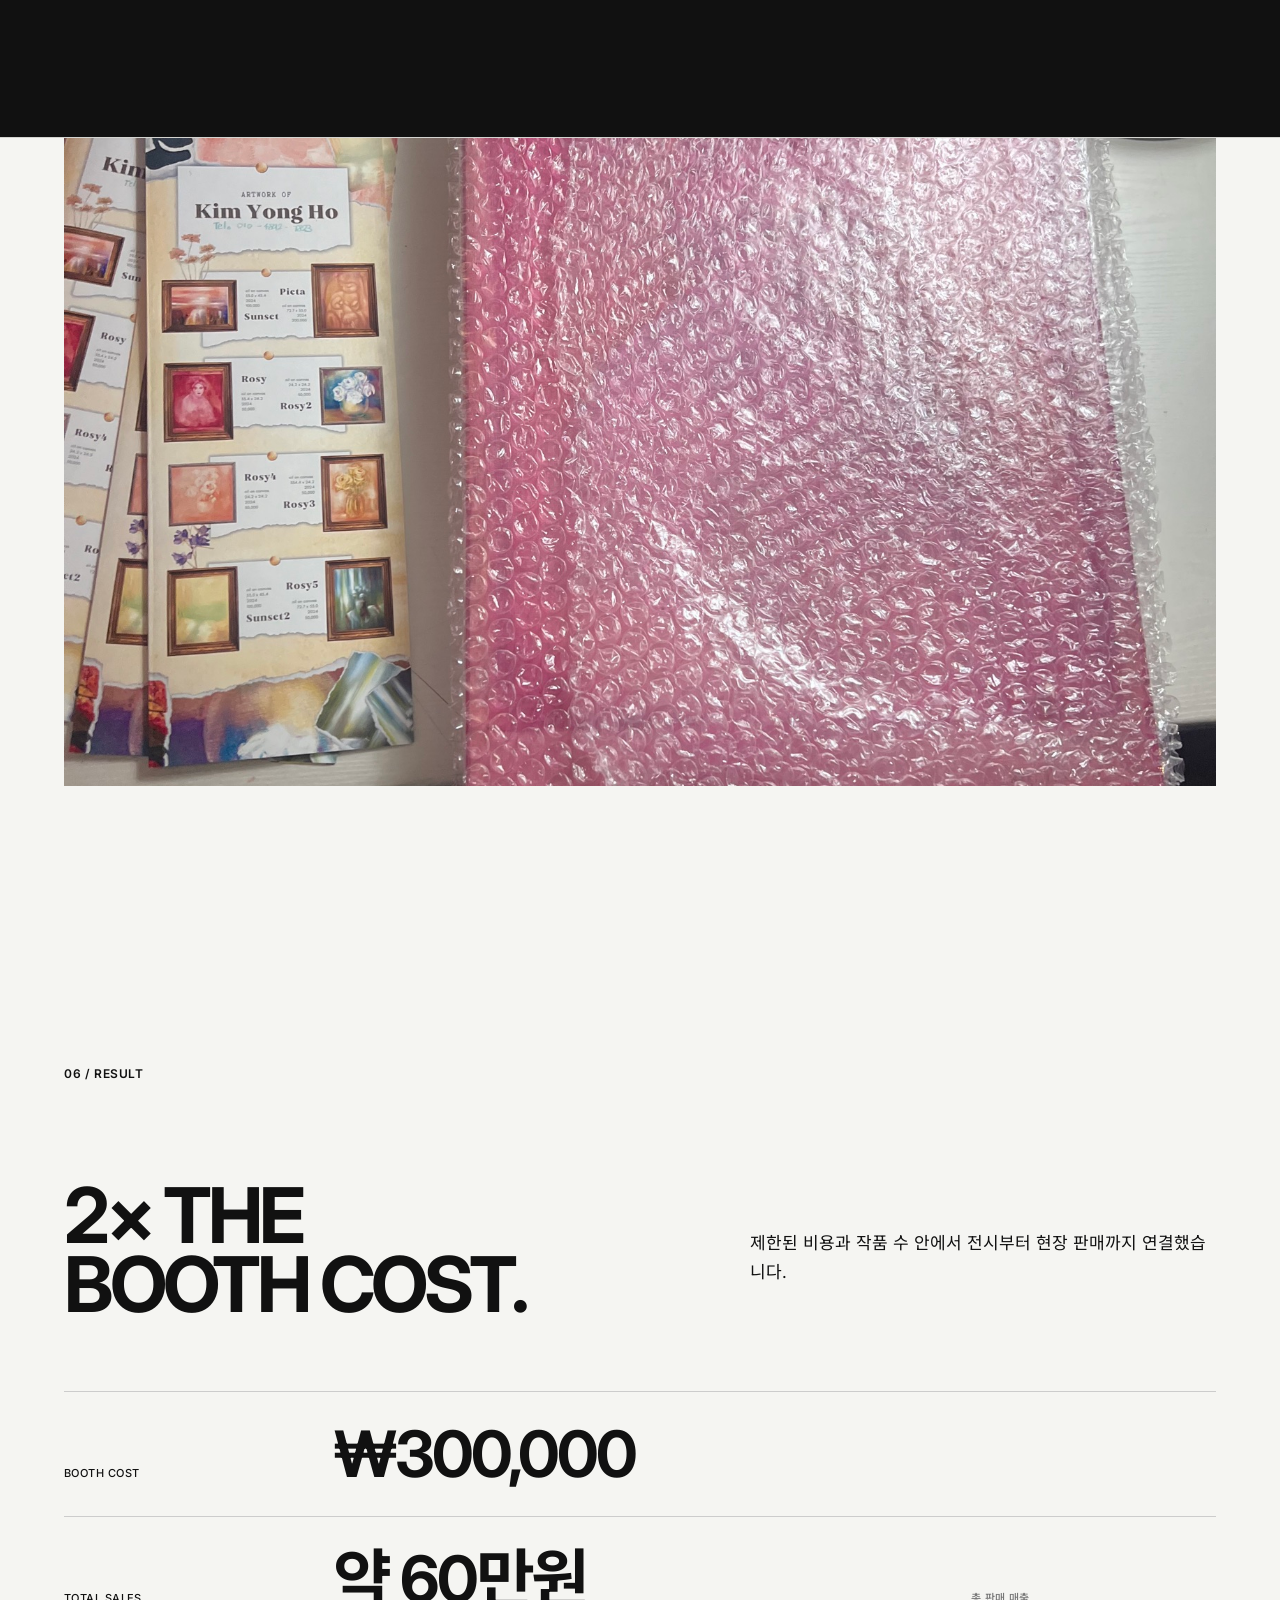
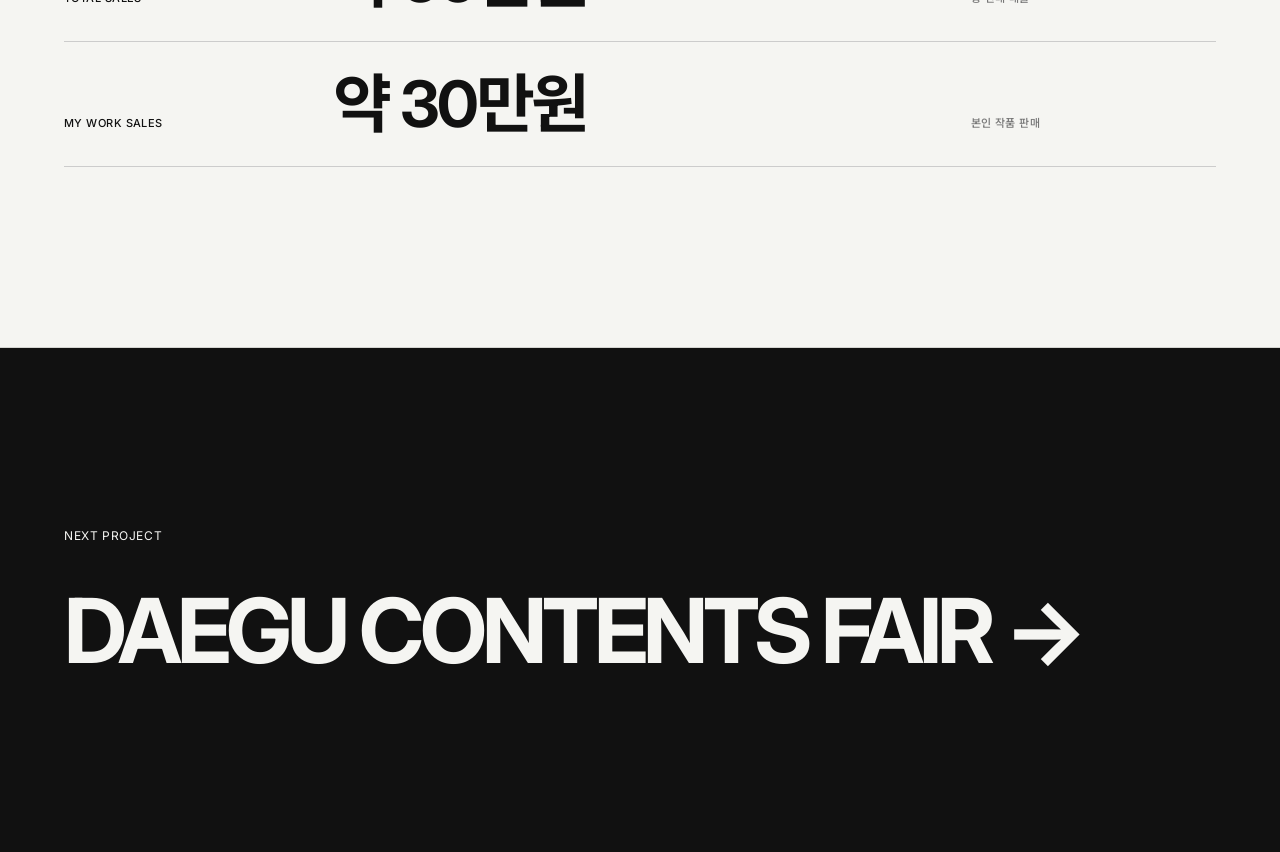
<file: projects/artshowjeju.html>
<!DOCTYPE html>
<html lang="ko">

<head>
  <meta charset="UTF-8">
  <meta name="viewport" content="width=device-width, initial-scale=1.0">
  <meta name="description" content="김용호의 ART SHOW JEJU 2024 기획·큐레이션·부스 운영 프로젝트">
  <title>Art Show Jeju 2024 — Kim Yongho</title>
  <link rel="preconnect" href="https://fonts.googleapis.com">
  <link rel="preconnect" href="https://fonts.gstatic.com" crossorigin>
  <link href="https://fonts.googleapis.com/css2?family=Inter:wght@400;500;600;700&family=Noto+Sans+KR:wght@400;500;600;700&display=swap" rel="stylesheet">
  <link rel="stylesheet" href="../style.css?v=4">
</head>

<body id="top">
  <header class="project-detail-hero artshow-hero">
    <div class="detail-nav">
      <a href="../index.html">KIM YONGHO</a>
      <a href="../index.html#projects">PROJECTS</a>
    </div>

    <div class="detail-hero-main">
      <p class="detail-number">01 / ART FAIR &amp; EXHIBITION</p>
      <h1>ART SHOW<br>JEJU 2024</h1>
      <p class="detail-question">제한된 비용과 작품으로<br>어떻게 아트페어를 운영할 것인가?</p>
    </div>

    <div class="detail-meta">
      <div><p class="meta-label">ROLE</p><p>Planning<br>Curation<br>Operation<br>Sales</p></div>
      <div><p class="meta-label">VENUE</p><p>Hotel Art Fair<br>Jeju</p></div>
      <div><p class="meta-label">DATE</p><p>2024. 10. 25<br>— 10. 27</p></div>
    </div>
  </header>

  <main class="project-detail artshow-detail">
    <section class="detail-visual artshow-main-visual">
      <img src="../assets/images/artshow-5843.jpg" alt="호텔 객실 안에 구성한 아트쇼 제주 2024 공동 전시 부스">
      <div class="artshow-image-note"><p>HOTEL ART FAIR / JEJU</p><p>BOOTH OVERVIEW</p></div>
    </section>

    <section class="detail-section">
      <div class="detail-section-label"><p>01 / CONTEXT</p></div>
      <div class="detail-section-content">
        <h2>FROM SOLO<br>TO COLLECTIVE.</h2>
        <div class="detail-copy">
          <p>아트쇼 제주 2024에 개인으로 참가해 달라는 제안을 받았지만, 부스 비용과 전시 규모를 혼자 감당하기에는 한계가 있었습니다.</p>
          <p>비용 부담을 나누고 보여줄 수 있는 작품의 폭을 넓히기 위해 다른 학생들에게 공동 참가를 제안했습니다. 개인 제안을 하나의 팀 전시 구조로 전환한 것이 프로젝트의 출발점이었습니다.</p>
        </div>
      </div>
    </section>

    <section class="artshow-dual-media">
      <figure><img src="../assets/images/artshow-poster.jpg" alt="아트쇼 제주 2024 공식 포스터"><figcaption>Official Fair Poster / 2024</figcaption></figure>
      <figure><img src="../assets/images/artshow-artist-panel.jpg" alt="아트쇼 제주 청년예술창작단체 COLOR 작가 소개 패널"><figcaption>Artist Panel / Youth Creative Arts Group COLOR</figcaption></figure>
    </section>

    <section class="detail-section detail-strategy">
      <div class="detail-section-label"><p>02 / STRUCTURE</p></div>
      <div class="detail-section-content">
        <h2>BUILDING<br>A GROUP.</h2>
        <div class="detail-copy">
          <p>아트페어가 처음인 학생들을 모으고, 각자의 작품과 참여 가능 조건을 확인해 공동 참가 방식을 구성했습니다.</p>
          <p>출품 작품은 직접 선별했고, 개별 작가의 작업이 하나의 부스 안에서 함께 읽히도록 전체 구성을 조율했습니다.</p>
        </div>
        <div class="artshow-process" aria-label="전시 구성 과정">
          <div><span>01</span><strong>INVITATION</strong></div><span>→</span>
          <div><span>02</span><strong>GROUP</strong></div><span>→</span>
          <div><span>03</span><strong>SELECTION</strong></div><span>→</span>
          <div><span>04</span><strong>BOOTH</strong></div>
        </div>
      </div>
    </section>

    <section class="detail-section">
      <div class="detail-section-label"><p>03 / CURATION</p></div>
      <div class="detail-section-content">
        <h2>LIMITED WORKS.<br>ONE BOOTH.</h2>
        <div class="detail-copy">
          <p>처음 참가하는 학생들로 구성된 팀이었기에 작품 수가 한정적이었습니다. 이 제약을 숨기기보다 호텔 객실의 침대와 벽면을 전시대로 활용했습니다.</p>
          <p>작품의 크기·색감·장르를 고려해 배치하고, 작은 평면 작업들은 리듬감 있게 그룹화해 제한된 수량으로도 충분한 볼거리를 만들었습니다.</p>
        </div>
      </div>
    </section>

    <section class="detail-media-grid artshow-curation-grid">
      <figure><img src="../assets/images/artshow-5986.jpg" alt="아트쇼 제주 출품 작품과 가격표 배치"><figcaption>Artwork Display / Selection</figcaption></figure>
      <figure><img src="../assets/images/artshow-5991.jpg" alt="판매된 작품을 표시한 작품 가격표"><figcaption>Sales Labels / On-site Record</figcaption></figure>
    </section>

    <section class="detail-section artshow-communication">
      <div class="detail-section-label"><p>04 / COMMUNICATION</p></div>
      <div class="detail-section-content">
        <h2>FROM ARTWORK<br>TO SALES.</h2>
        <div class="detail-copy">
          <p>관람객이 작품 정보와 가격을 한눈에 파악할 수 있도록 판매용 팜플렛을 직접 제작했습니다.</p>
          <p>작품명, 규격, 재료, 가격을 이미지와 함께 정리해 작품 감상이 자연스럽게 설명과 구매 문의로 이어지도록 했습니다.</p>
        </div>
      </div>
      <div class="artshow-pamphlet">
        <figure><img src="../assets/images/artshow-sales-pamphlet.jpg" alt="김용호 작품 정보와 가격을 담은 판매 팜플렛"><figcaption>Sales Material / Artwork &amp; Price Guide</figcaption></figure>
        <figure><img src="../assets/images/artshow-5847.jpg" alt="아트쇼 제주 현장에서 사용한 인쇄 팜플렛"><figcaption>Printed Pamphlets / On-site Material</figcaption></figure>
      </div>
    </section>

    <section class="detail-section detail-strategy">
      <div class="detail-section-label"><p>05 / ON SITE</p></div>
      <div class="detail-section-content">
        <h2>RUNNING<br>THE BOOTH.</h2>
        <div class="detail-copy">
          <p>제주에서 진행된 행사의 지역적 조건 때문에 다른 참여자들이 계속 현장을 운영하기 어려웠습니다.</p>
          <p>현장에서 부스를 지키며 본인의 작품뿐 아니라 타 학생의 작품까지 설명하고, 관람객 응대와 판매를 담당했습니다.</p>
        </div>
      </div>
    </section>

    <section class="detail-wide-media artshow-onsite-media">
      <img src="../assets/images/artshow-5989.jpg" alt="아트쇼 제주 현장의 팜플렛과 포장된 작품">
    </section>

    <section class="detail-section artshow-result">
      <div class="detail-section-label"><p>06 / RESULT</p></div>
      <div class="detail-section-content">
        <h2>2× THE<br>BOOTH COST.</h2>
        <p class="artshow-result-intro">제한된 비용과 작품 수 안에서 전시부터 현장 판매까지 연결했습니다.</p>
        <div class="artshow-numbers">
          <div><span>BOOTH COST</span><strong>₩300,000</strong></div>
          <div><span>TOTAL SALES</span><strong>약 60만원</strong><small>총 판매 매출</small></div>
          <div><span>MY WORK SALES</span><strong>약 30만원</strong><small>본인 작품 판매</small></div>
        </div>
      </div>
    </section>

    <section class="detail-next">
      <p>NEXT PROJECT</p>
      <a href="contentsfair.html">DAEGU CONTENTS FAIR →</a>
    </section>
  </main>
</body>
</html>
</file>
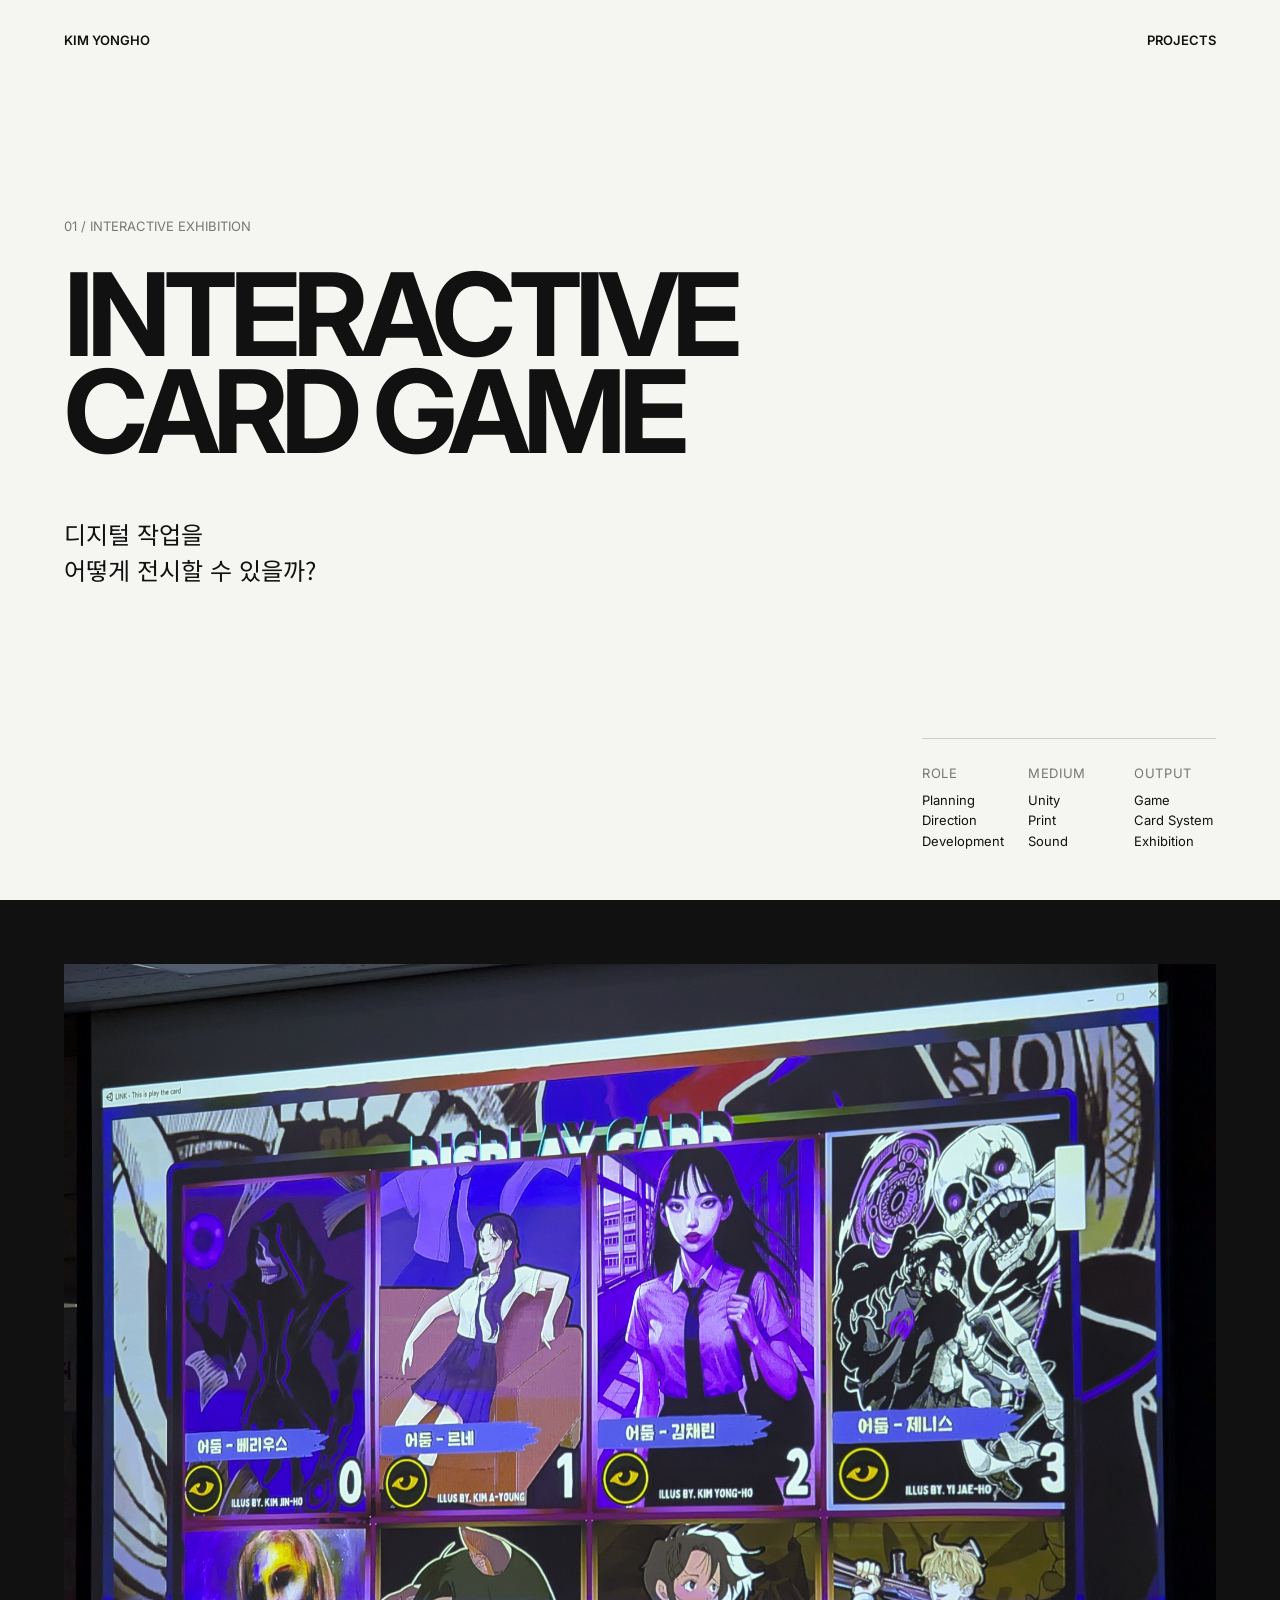
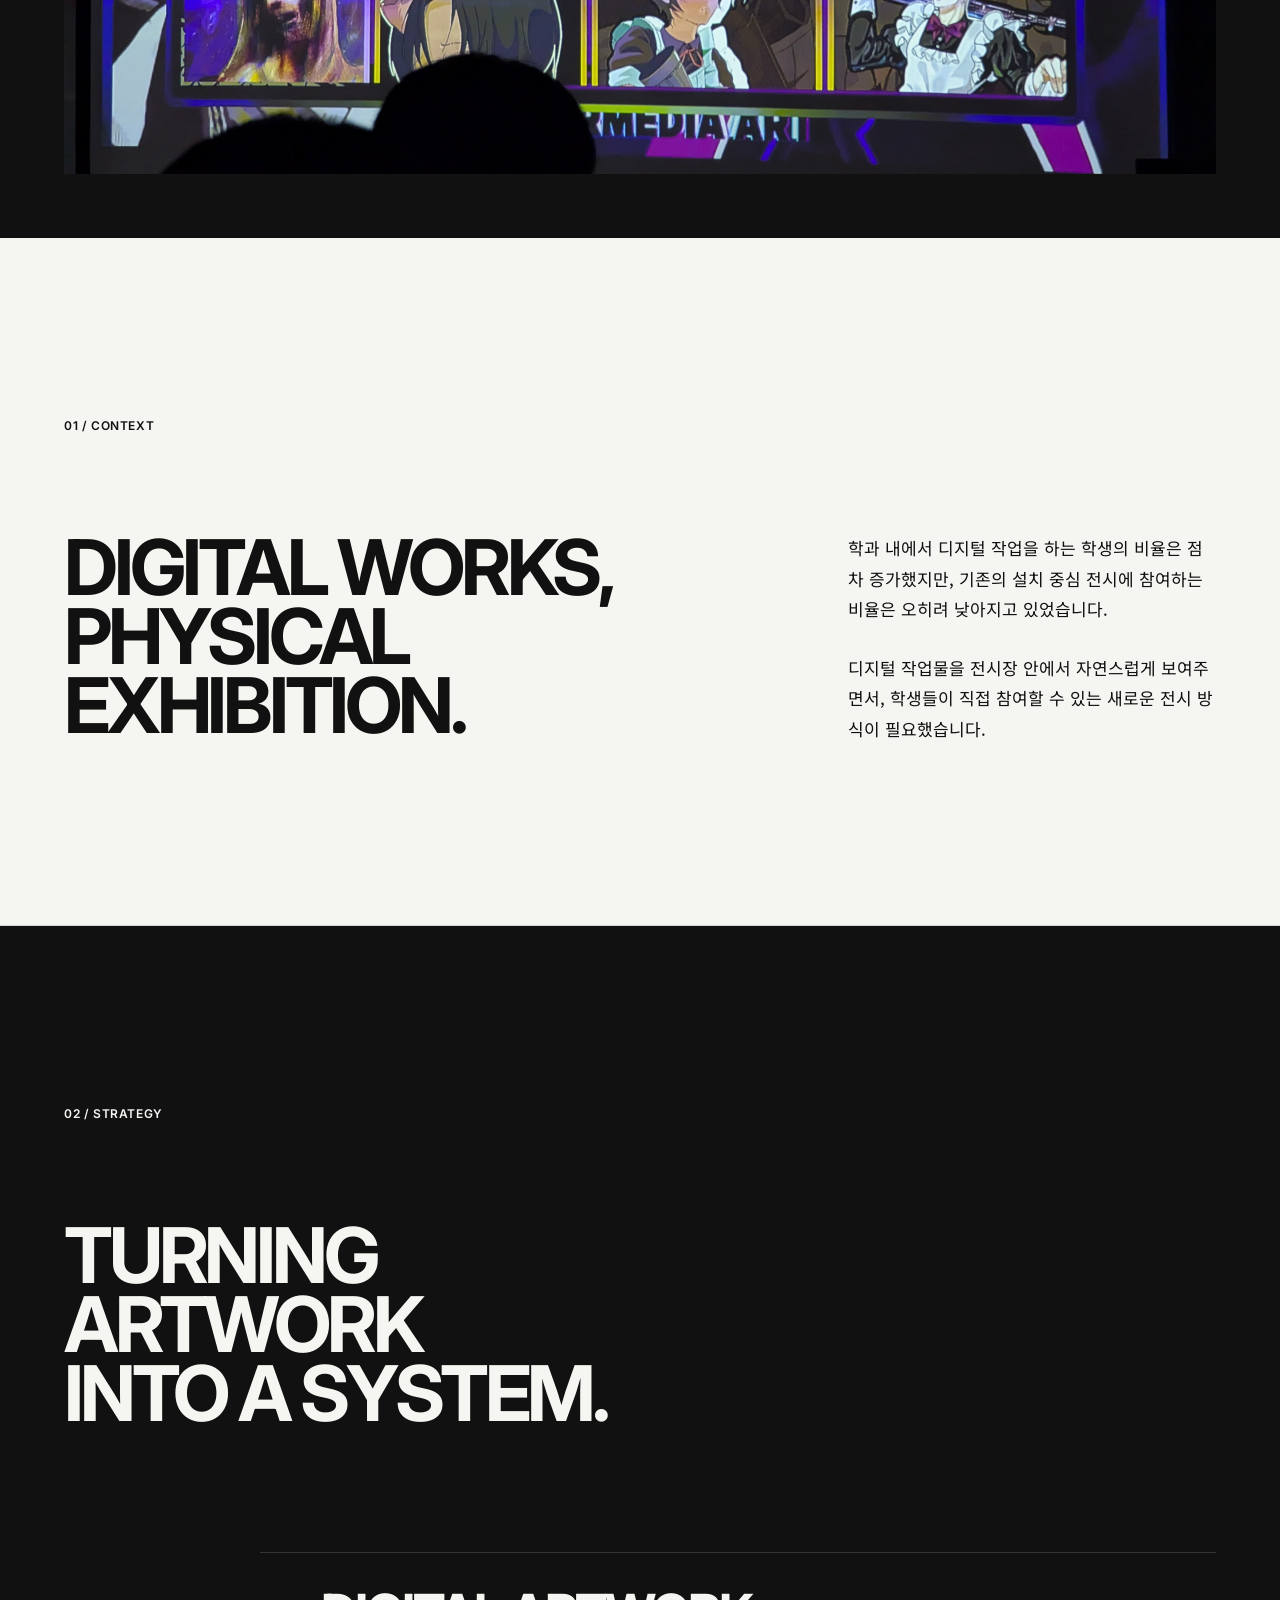
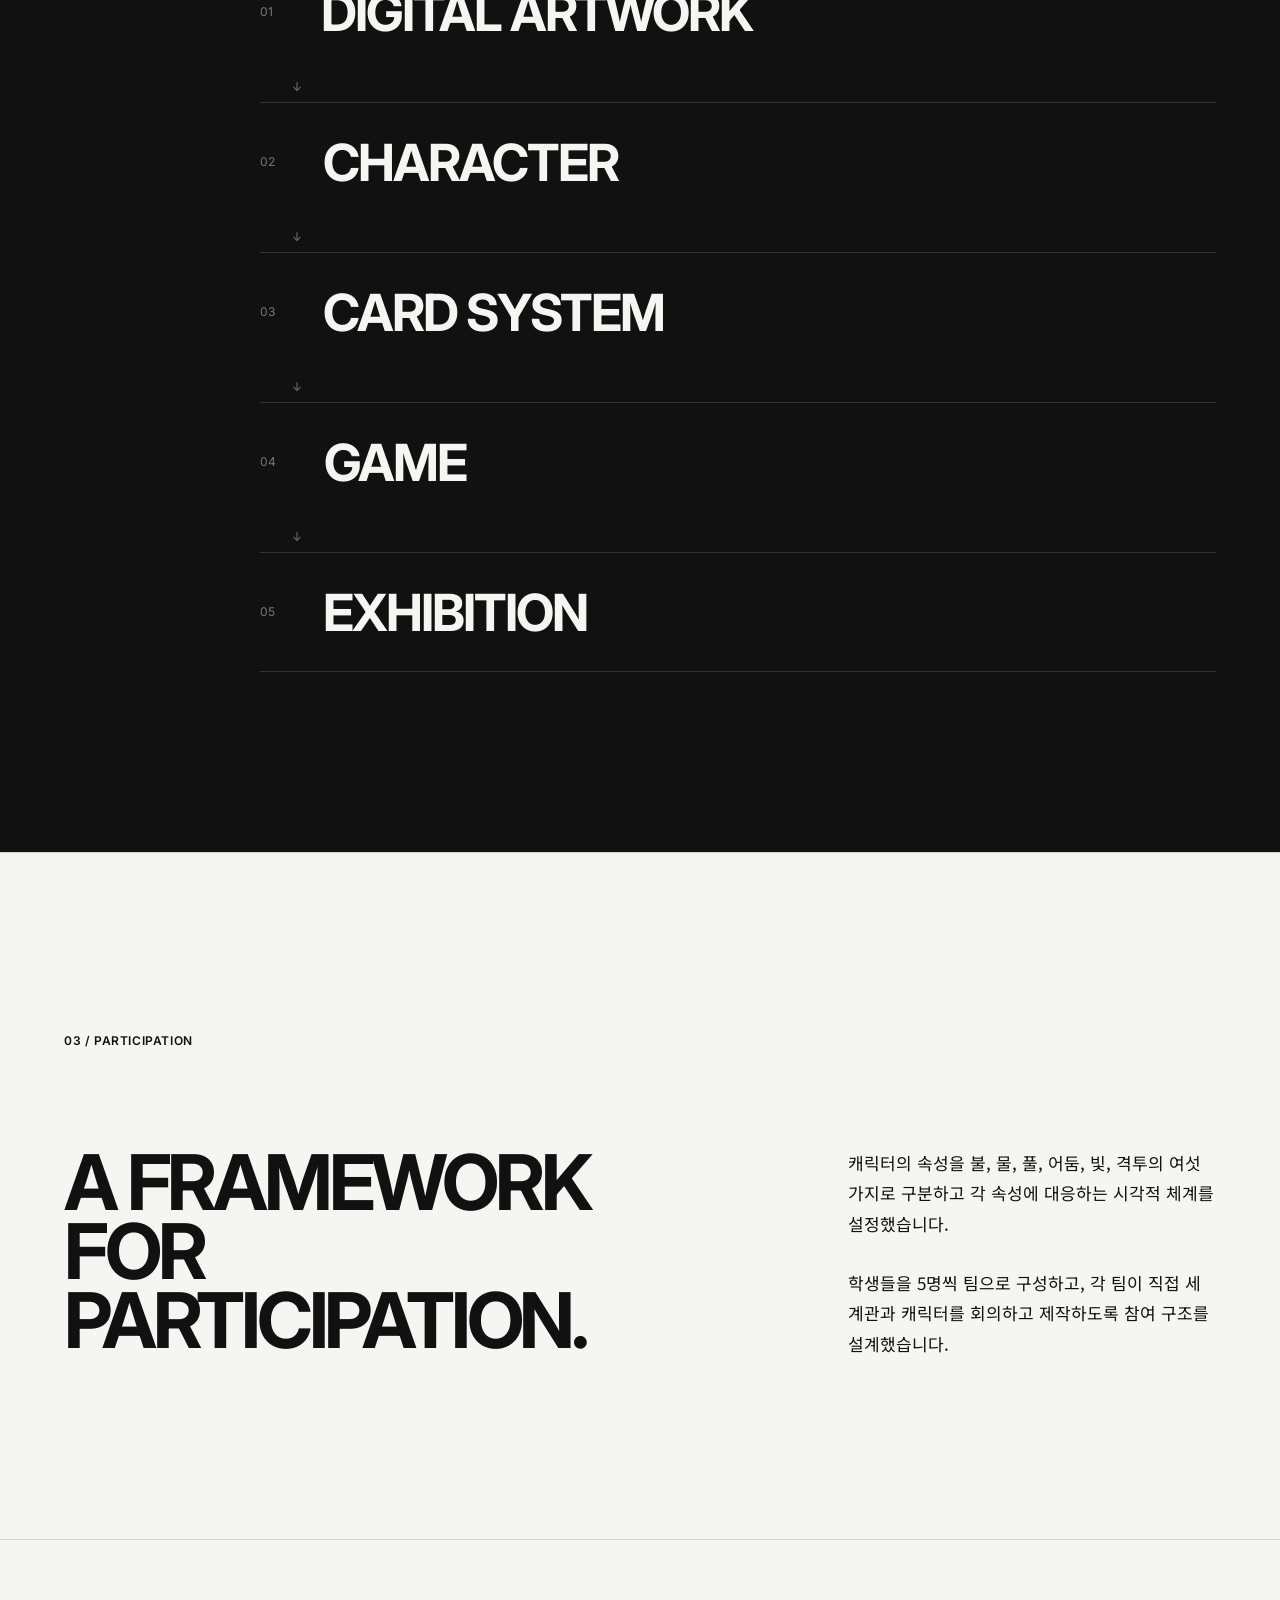
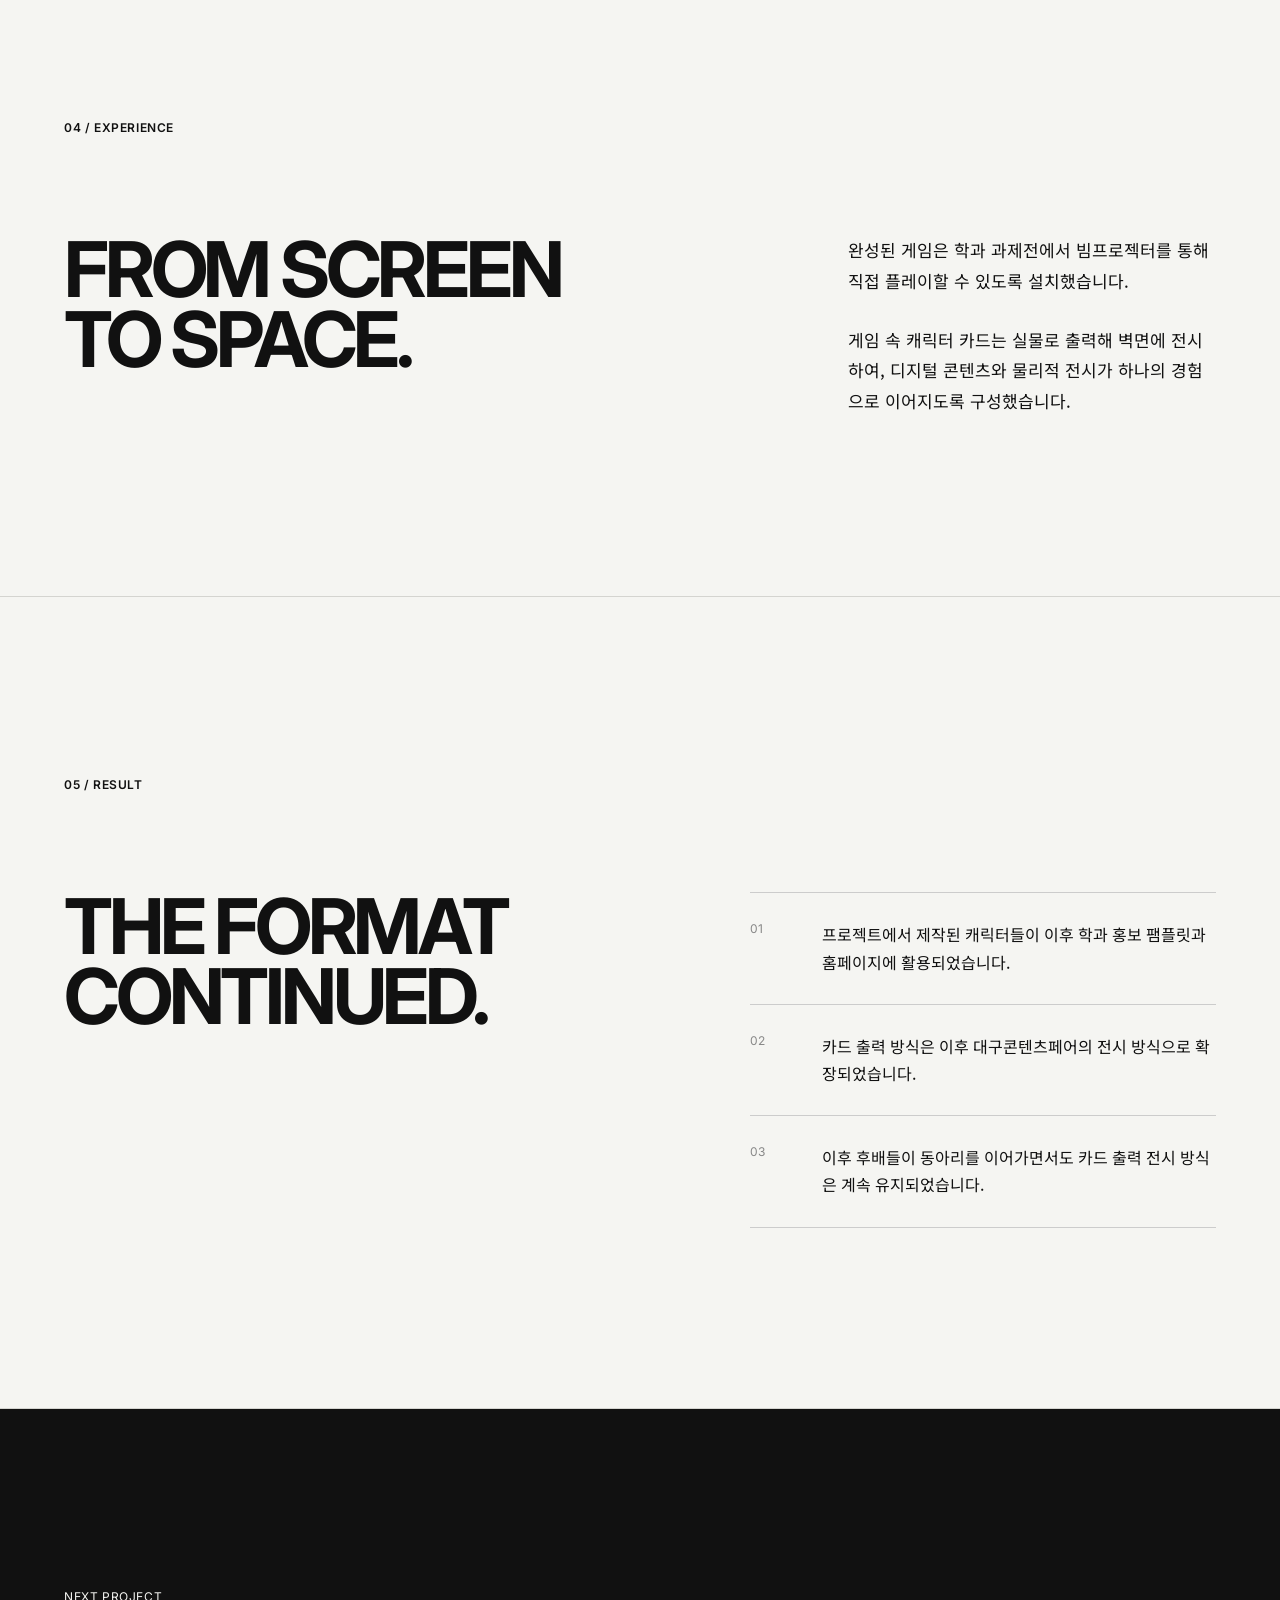
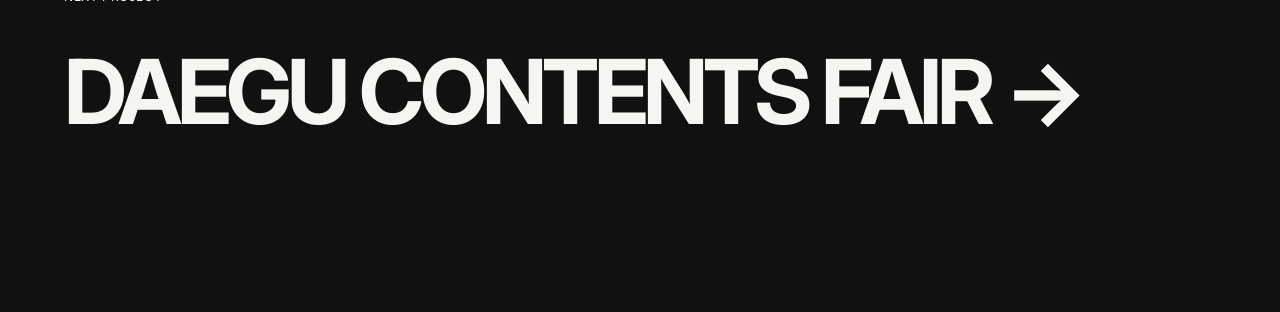
<file: projects/cardgame.html>
<!DOCTYPE html>
<html lang="ko">
<head>
  <meta charset="UTF-8">
  <meta name="viewport" content="width=device-width, initial-scale=1.0">

  <title>Interactive Card Game — Kim Yongho</title>

  <link rel="preconnect" href="https://fonts.googleapis.com">
  <link rel="preconnect" href="https://fonts.gstatic.com" crossorigin>

  <link
    href="https://fonts.googleapis.com/css2?family=Inter:wght@400;500;600;700&family=Noto+Sans+KR:wght@400;500;600;700&display=swap"
    rel="stylesheet"
  >

  <link rel="stylesheet" href="../style.css">
</head>

<body id="top">

  <header class="project-detail-hero">

    <div class="detail-nav">
      <a href="../index.html">KIM YONGHO</a>
      <a href="../index.html#projects">PROJECTS</a>
    </div>

    <div class="detail-hero-main">

      <p class="detail-number">01 / INTERACTIVE EXHIBITION</p>

      <h1>
        INTERACTIVE<br>
        CARD GAME
      </h1>

      <p class="detail-question">
        디지털 작업을<br>
        어떻게 전시할 수 있을까?
      </p>

    </div>

    <div class="detail-meta">

      <div>
        <p class="meta-label">ROLE</p>
        <p>
          Planning<br>
          Direction<br>
          Development
        </p>
      </div>

      <div>
        <p class="meta-label">MEDIUM</p>
        <p>
          Unity<br>
          Print<br>
          Sound
        </p>
      </div>

      <div>
        <p class="meta-label">OUTPUT</p>
        <p>
          Game<br>
          Card System<br>
          Exhibition
        </p>
      </div>

    </div>

  </header>


  <main class="project-detail">

    <!-- HERO VISUAL -->

    <section class="detail-visual">
      <img
        src="../assets/images/cardgame-main.jpg"
        alt="인터랙티브 카드게임 프로젝트 전시 이미지"
      >
    </section>


    <!-- CONTEXT -->

    <section class="detail-section detail-context">

      <div class="detail-section-label">
        <p>01 / CONTEXT</p>
      </div>

      <div class="detail-section-content">

        <h2>
          DIGITAL WORKS,<br>
          PHYSICAL EXHIBITION.
        </h2>

        <div class="detail-copy">
          <p>
            학과 내에서 디지털 작업을 하는 학생의 비율은 점차 증가했지만,
            기존의 설치 중심 전시에 참여하는 비율은 오히려 낮아지고 있었습니다.
          </p>

          <p>
            디지털 작업물을 전시장 안에서 자연스럽게 보여주면서,
            학생들이 직접 참여할 수 있는 새로운 전시 방식이 필요했습니다.
          </p>
        </div>

      </div>

    </section>


    <!-- STRATEGY -->

    <section class="detail-section detail-strategy">

      <div class="detail-section-label">
        <p>02 / STRATEGY</p>
      </div>

      <div class="detail-section-content">

        <h2>
          TURNING ARTWORK<br>
          INTO A SYSTEM.
        </h2>

        <div class="strategy-flow">

          <div>
            <span>01</span>
            <strong>DIGITAL ARTWORK</strong>
          </div>

          <span class="strategy-arrow">↓</span>

          <div>
            <span>02</span>
            <strong>CHARACTER</strong>
          </div>

          <span class="strategy-arrow">↓</span>

          <div>
            <span>03</span>
            <strong>CARD SYSTEM</strong>
          </div>

          <span class="strategy-arrow">↓</span>

          <div>
            <span>04</span>
            <strong>GAME</strong>
          </div>

          <span class="strategy-arrow">↓</span>

          <div>
            <span>05</span>
            <strong>EXHIBITION</strong>
          </div>

        </div>

      </div>

    </section>


    <!-- PARTICIPATION -->

    <section class="detail-section">

      <div class="detail-section-label">
        <p>03 / PARTICIPATION</p>
      </div>

      <div class="detail-section-content">

        <h2>
          A FRAMEWORK<br>
          FOR PARTICIPATION.
        </h2>

        <div class="detail-copy">
          <p>
            캐릭터의 속성을 불, 물, 풀, 어둠, 빛, 격투의 여섯 가지로 구분하고
            각 속성에 대응하는 시각적 체계를 설정했습니다.
          </p>

          <p>
            학생들을 5명씩 팀으로 구성하고,
            각 팀이 직접 세계관과 캐릭터를 회의하고 제작하도록
            참여 구조를 설계했습니다.
          </p>
        </div>

      </div>

    </section>


    <!-- EXPERIENCE -->

    <section class="detail-section detail-experience">

      <div class="detail-section-label">
        <p>04 / EXPERIENCE</p>
      </div>

      <div class="detail-section-content">

        <h2>
          FROM SCREEN<br>
          TO SPACE.
        </h2>

        <div class="detail-copy">
          <p>
            완성된 게임은 학과 과제전에서 빔프로젝터를 통해
            직접 플레이할 수 있도록 설치했습니다.
          </p>

          <p>
            게임 속 캐릭터 카드는 실물로 출력해 벽면에 전시하여,
            디지털 콘텐츠와 물리적 전시가 하나의 경험으로 이어지도록 구성했습니다.
          </p>
        </div>

      </div>

    </section>


    <!-- RESULT -->

    <section class="detail-section detail-result">

      <div class="detail-section-label">
        <p>05 / RESULT</p>
      </div>

      <div class="detail-section-content">

        <h2>
          THE FORMAT<br>
          CONTINUED.
        </h2>

        <div class="result-list">

          <div>
            <span>01</span>
            <p>
              프로젝트에서 제작된 캐릭터들이 이후
              학과 홍보 팸플릿과 홈페이지에 활용되었습니다.
            </p>
          </div>

          <div>
            <span>02</span>
            <p>
              카드 출력 방식은 이후 대구콘텐츠페어의
              전시 방식으로 확장되었습니다.
            </p>
          </div>

          <div>
            <span>03</span>
            <p>
              이후 후배들이 동아리를 이어가면서도
              카드 출력 전시 방식은 계속 유지되었습니다.
            </p>
          </div>

        </div>

      </div>

    </section>


    <!-- NEXT -->

    <section class="detail-next">

      <p>NEXT PROJECT</p>

      <a href="contentsfair.html">
        DAEGU CONTENTS FAIR →
      </a>

    </section>

  </main>

</body>
</html>
</file>
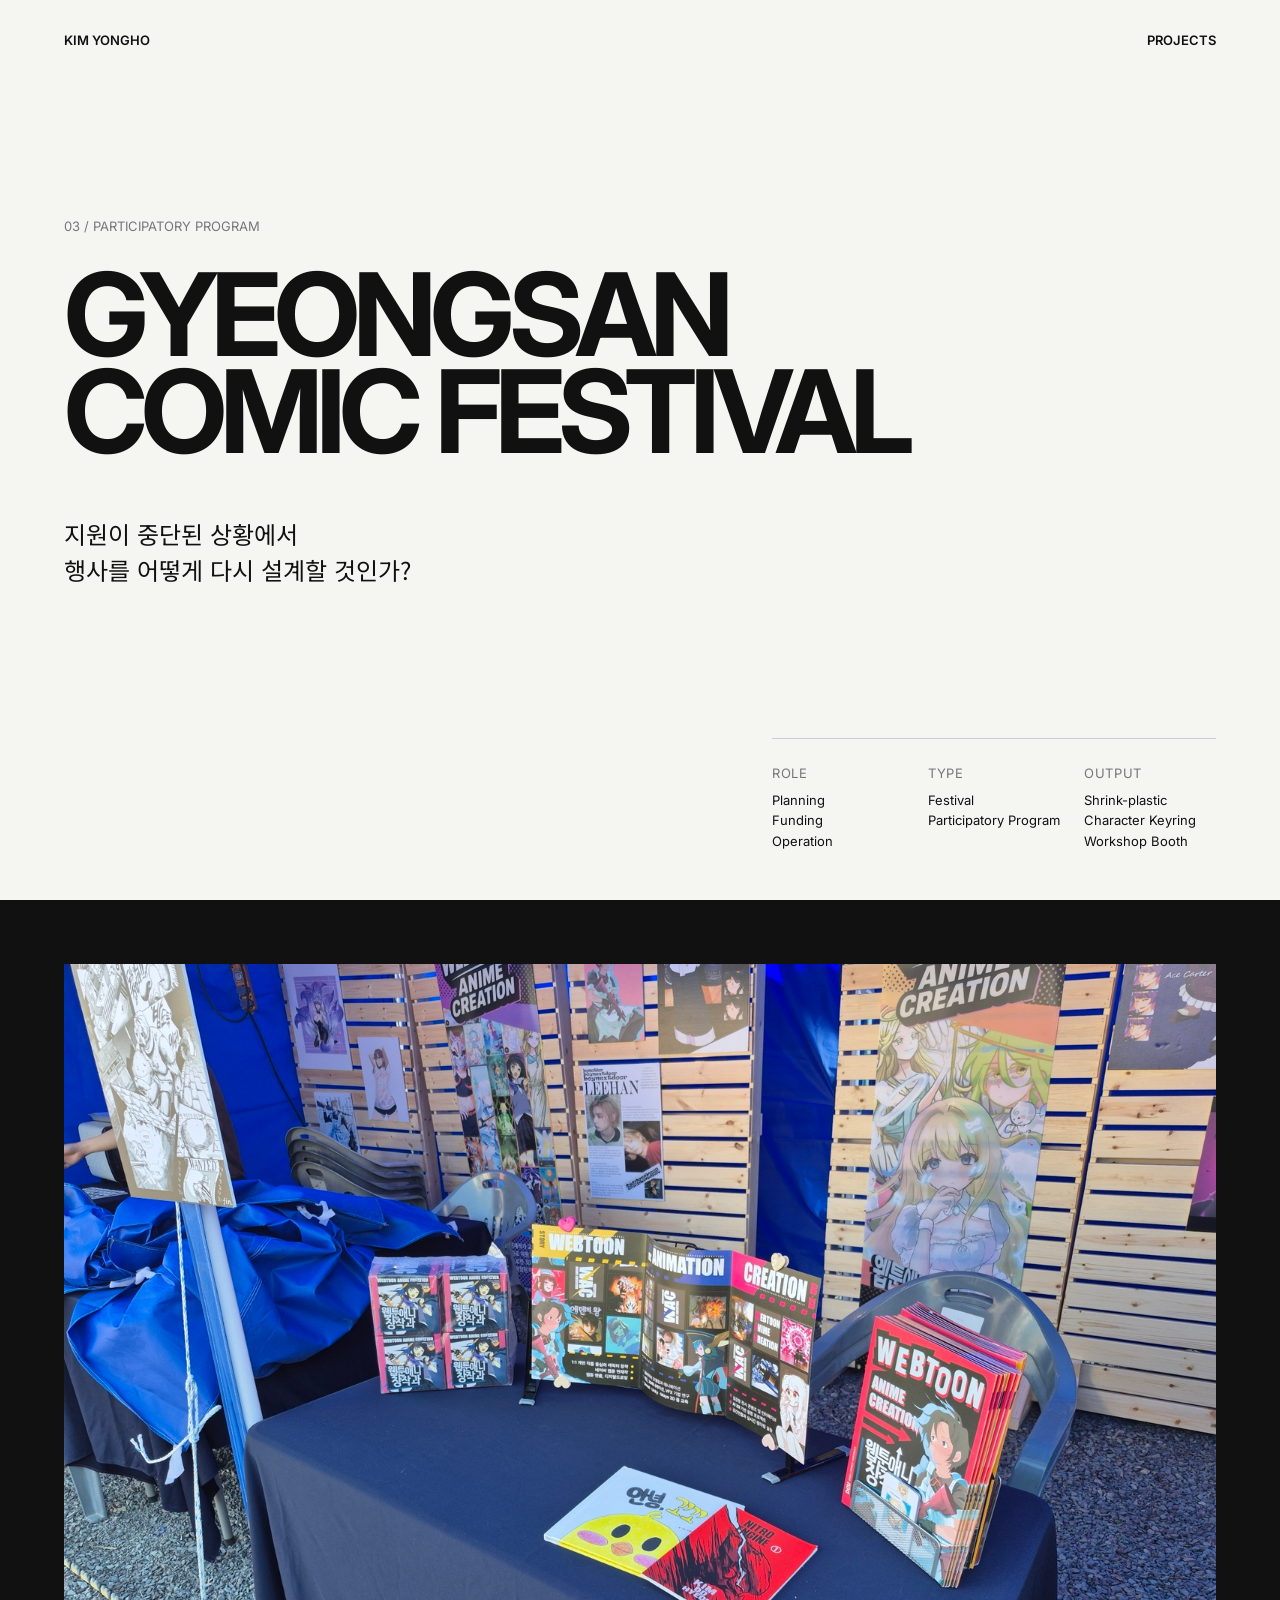
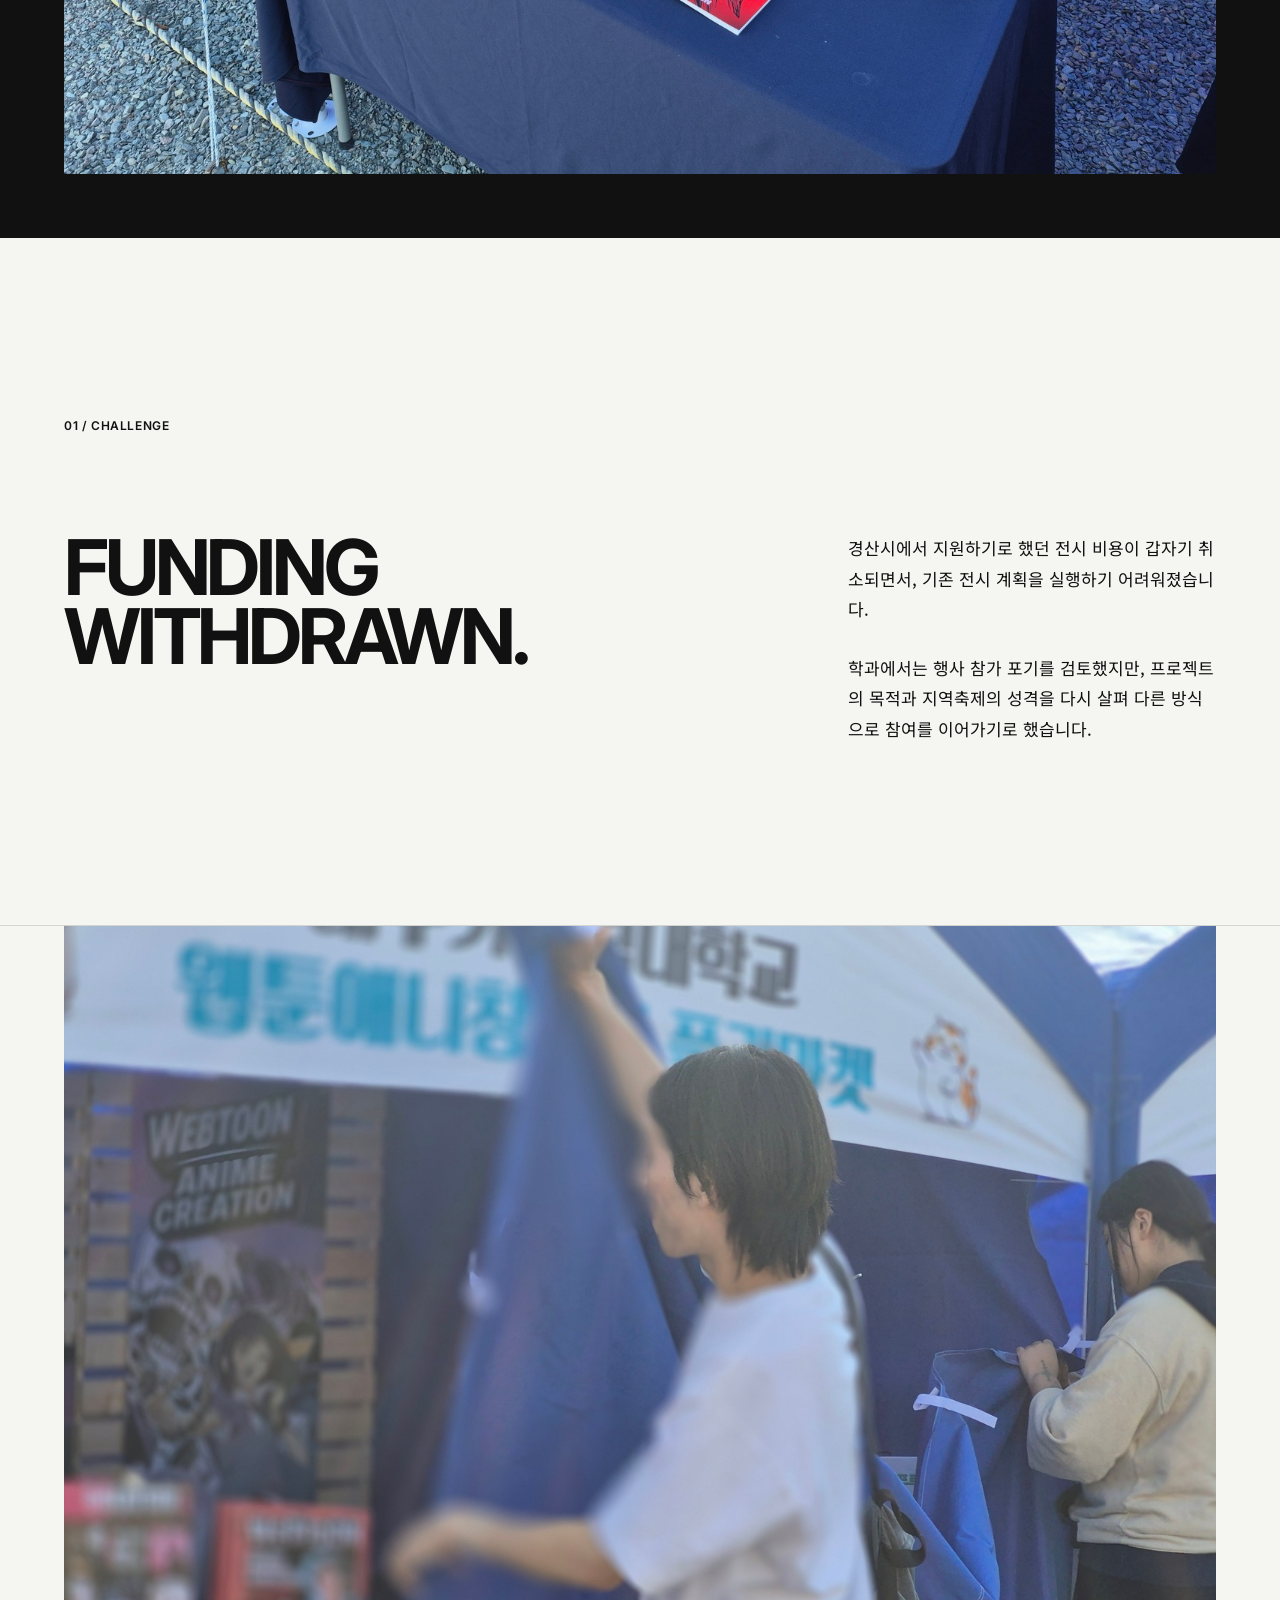
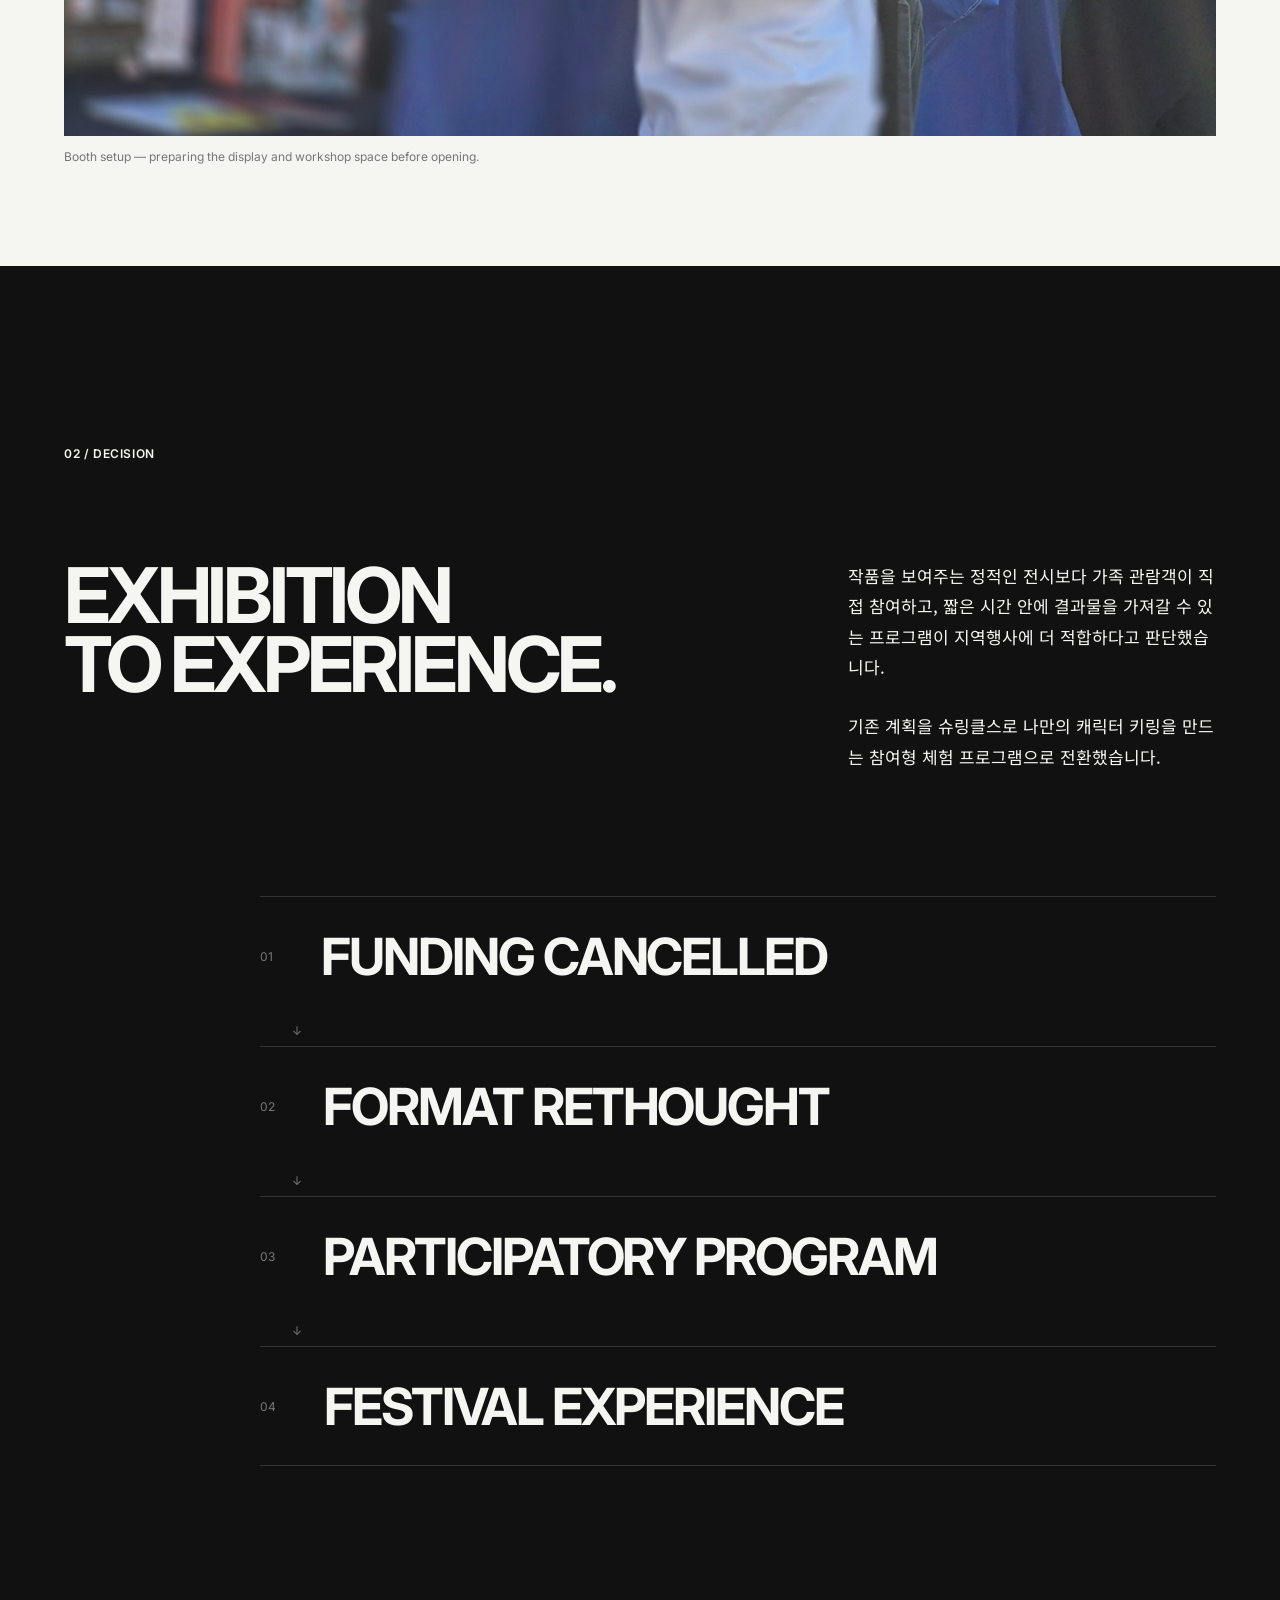
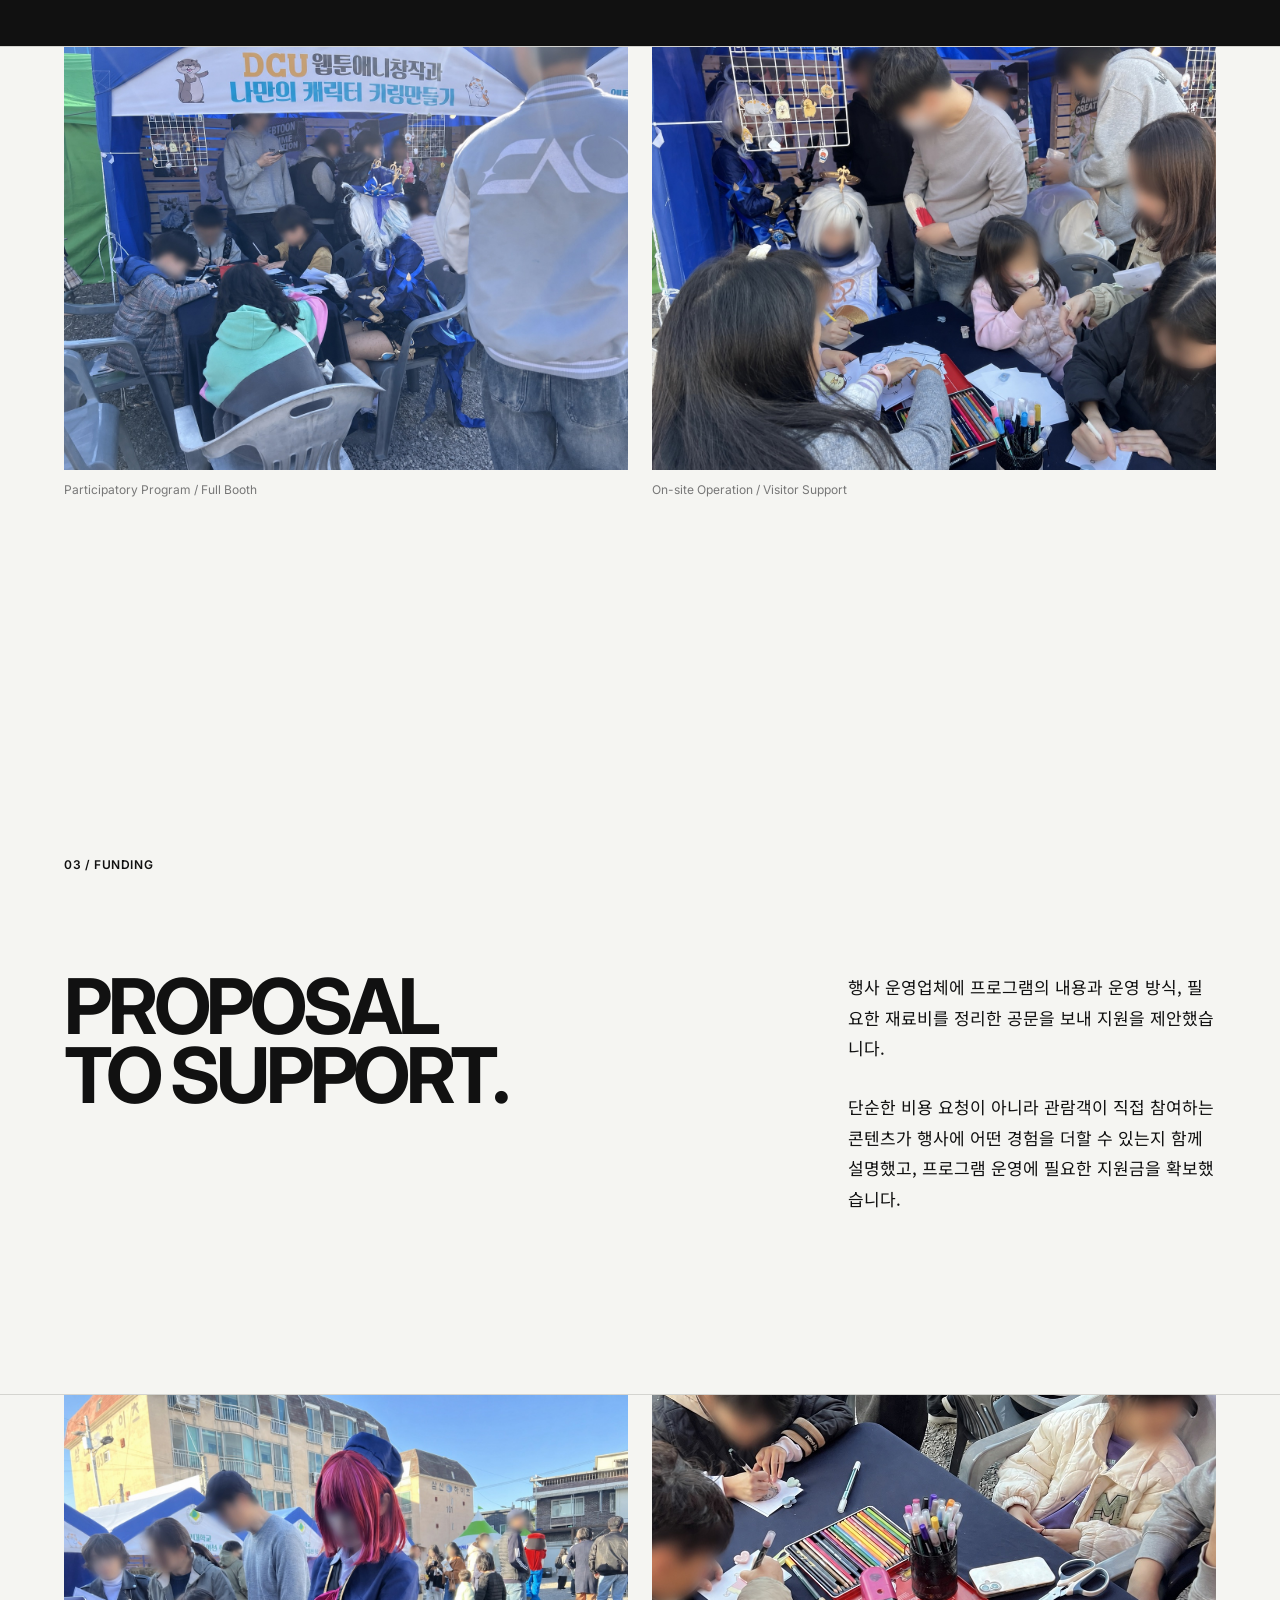
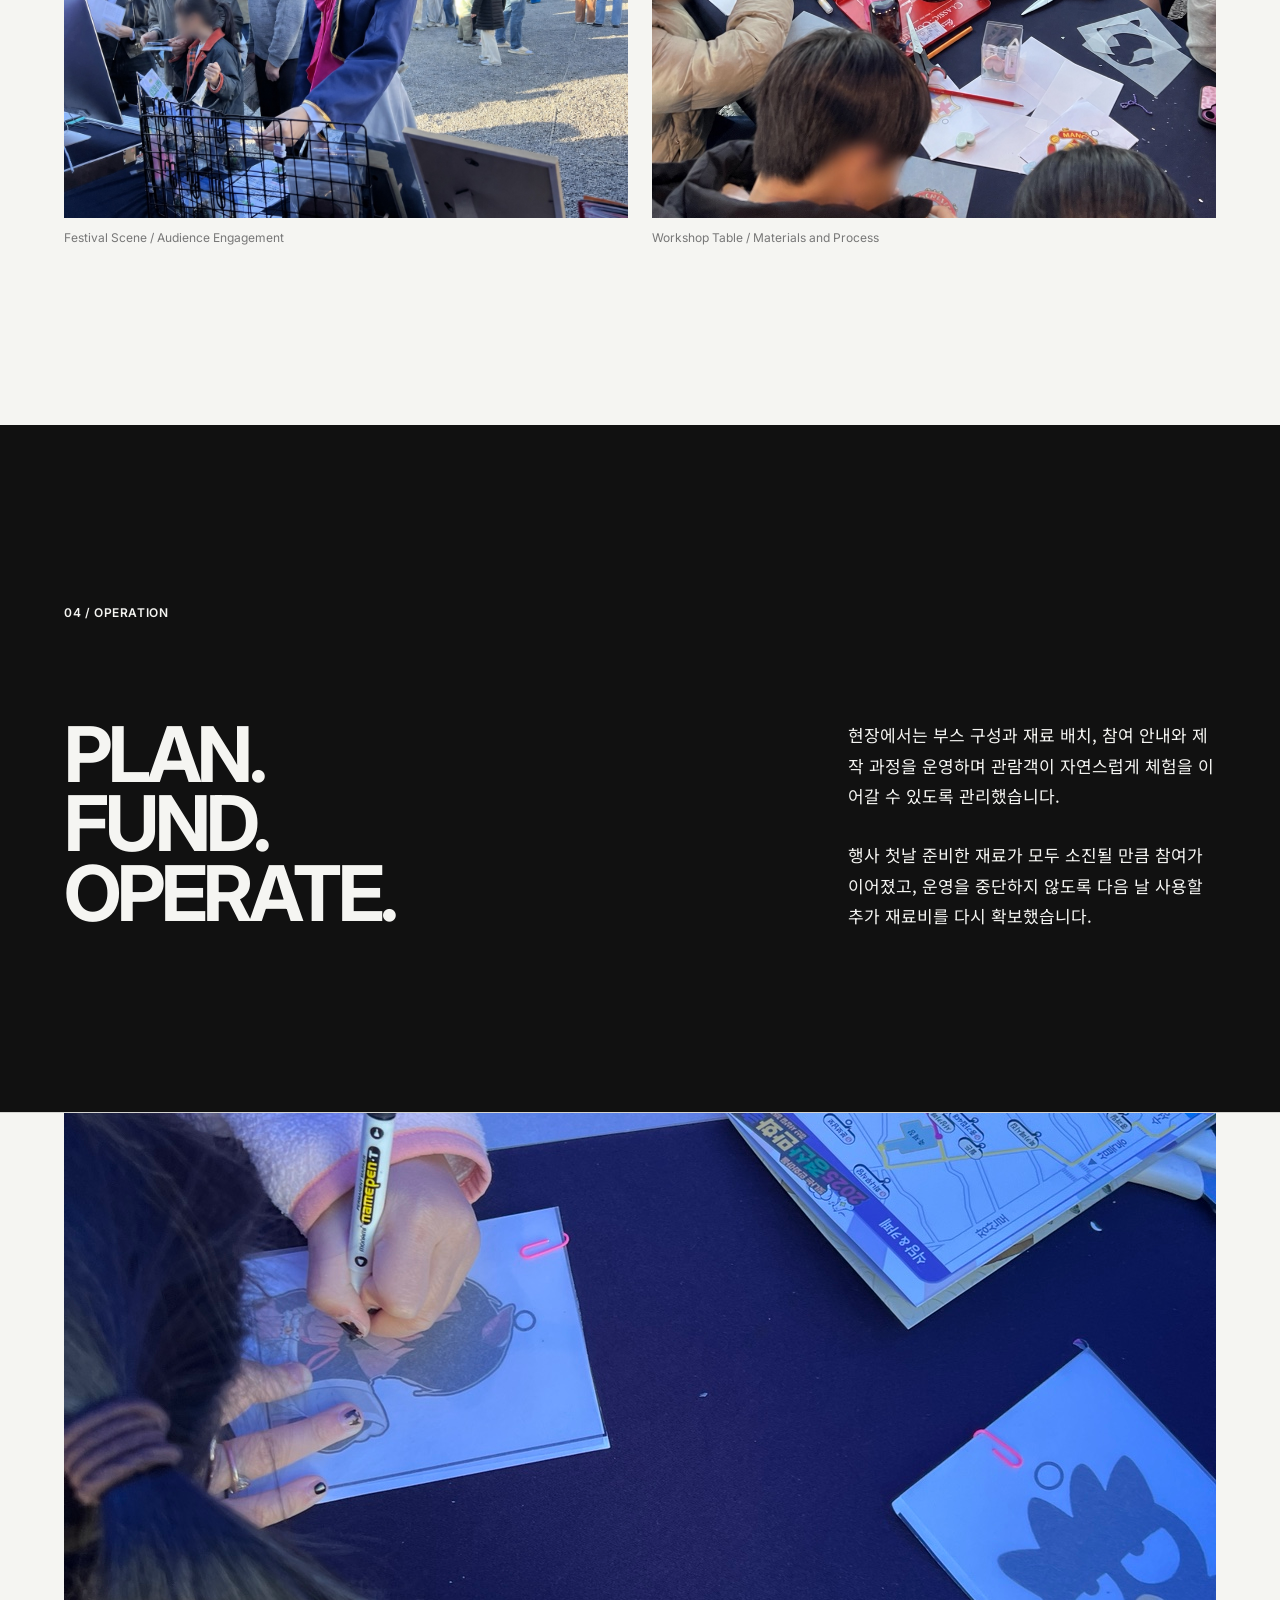
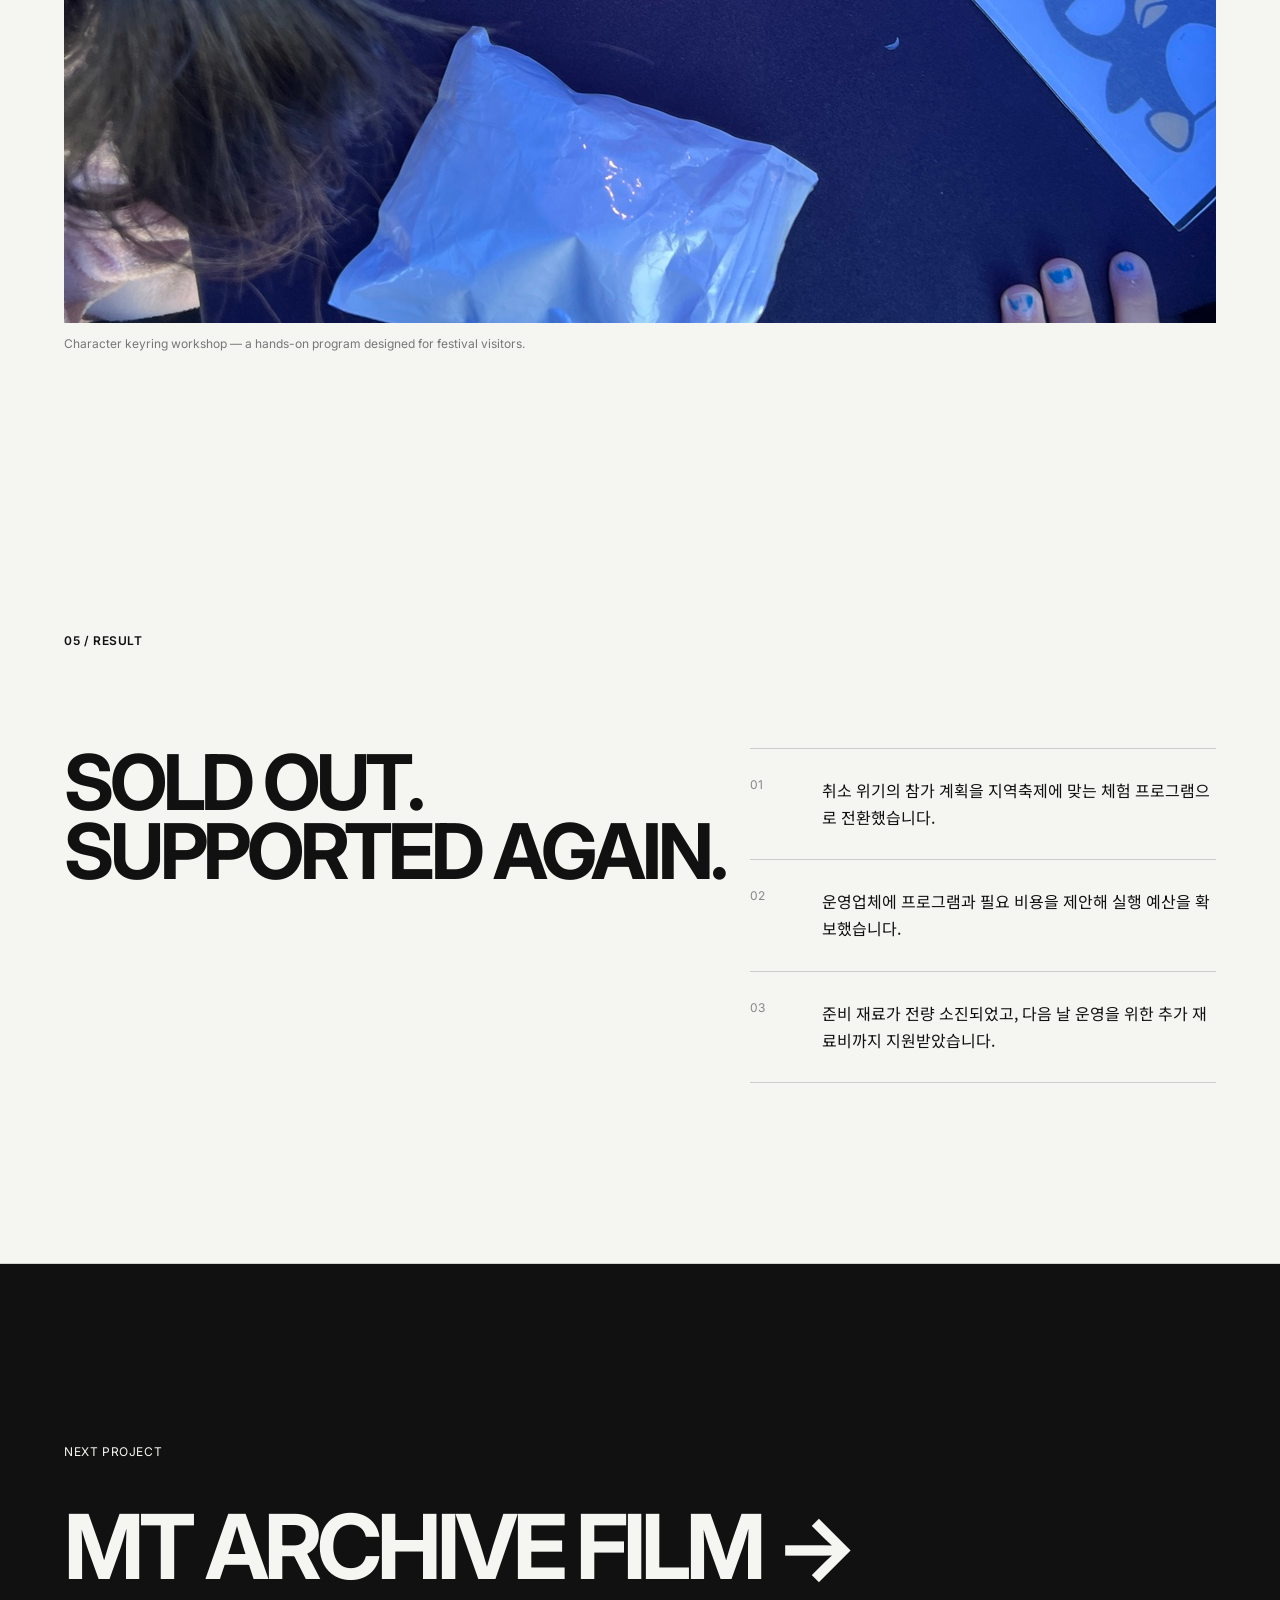
<file: projects/gyeongsan-festival.html>
<!DOCTYPE html>
<html lang="ko">

<head>
  <meta charset="UTF-8">
  <meta name="viewport" content="width=device-width, initial-scale=1.0">

  <title>Gyeongsan Comic Festival — Kim Yongho</title>

  <link rel="preconnect" href="https://fonts.googleapis.com">
  <link rel="preconnect" href="https://fonts.gstatic.com" crossorigin>
  <link
    href="https://fonts.googleapis.com/css2?family=Inter:wght@400;500;600;700&family=Noto+Sans+KR:wght@400;500;600;700&display=swap"
    rel="stylesheet"
  >

  <link rel="stylesheet" href="../style.css?v=5">
</head>

<body id="top">

  <header class="project-detail-hero">

    <div class="detail-nav">
      <a href="../index.html">KIM YONGHO</a>
      <a href="../index.html#projects">PROJECTS</a>
    </div>

    <div class="detail-hero-main">

      <p class="detail-number">
        03 / PARTICIPATORY PROGRAM
      </p>

      <h1>
        GYEONGSAN<br>
        COMIC FESTIVAL
      </h1>

      <p class="detail-question">
        지원이 중단된 상황에서<br>
        행사를 어떻게 다시 설계할 것인가?
      </p>

    </div>

    <div class="detail-meta">

      <div>
        <p class="meta-label">ROLE</p>
        <p>
          Planning<br>
          Funding<br>
          Operation
        </p>
      </div>

      <div>
        <p class="meta-label">TYPE</p>
        <p>
          Festival<br>
          Participatory Program
        </p>
      </div>

      <div>
        <p class="meta-label">OUTPUT</p>
        <p>
          Shrink-plastic<br>
          Character Keyring<br>
          Workshop Booth
        </p>
      </div>

    </div>

  </header>


  <main class="project-detail">

    <section class="detail-visual">
      <img
        src="../assets/images/gyeongsan-booth.jpg"
        alt="경산만화축제 웹툰애니창작과 전시 및 체험 부스"
      >
    </section>


    <section class="detail-section">

      <div class="detail-section-label">
        <p>01 / CHALLENGE</p>
      </div>

      <div class="detail-section-content">

        <h2>
          FUNDING<br>
          WITHDRAWN.
        </h2>

        <div class="detail-copy">
          <p>
            경산시에서 지원하기로 했던 전시 비용이 갑자기 취소되면서,
            기존 전시 계획을 실행하기 어려워졌습니다.
          </p>

          <p>
            학과에서는 행사 참가 포기를 검토했지만,
            프로젝트의 목적과 지역축제의 성격을 다시 살펴
            다른 방식으로 참여를 이어가기로 했습니다.
          </p>
        </div>

      </div>

    </section>


    <section class="detail-wide-media">
      <img
        src="../assets/images/gyeongsan-booth-setup.jpg"
        alt="경산만화축제 부스를 설치하고 전시물을 준비하는 과정"
      >
      <p class="media-caption">
        Booth setup — preparing the display and workshop space before opening.
      </p>
    </section>


    <section class="detail-section detail-strategy">

      <div class="detail-section-label">
        <p>02 / DECISION</p>
      </div>

      <div class="detail-section-content">

        <h2>
          EXHIBITION<br>
          TO EXPERIENCE.
        </h2>

        <div class="detail-copy">
          <p>
            작품을 보여주는 정적인 전시보다 가족 관람객이 직접 참여하고,
            짧은 시간 안에 결과물을 가져갈 수 있는 프로그램이
            지역행사에 더 적합하다고 판단했습니다.
          </p>

          <p>
            기존 계획을 슈링클스로 나만의 캐릭터 키링을 만드는
            참여형 체험 프로그램으로 전환했습니다.
          </p>
        </div>

        <div class="strategy-flow">
          <div>
            <span>01</span>
            <strong>FUNDING CANCELLED</strong>
          </div>
          <span class="strategy-arrow">↓</span>
          <div>
            <span>02</span>
            <strong>FORMAT RETHOUGHT</strong>
          </div>
          <span class="strategy-arrow">↓</span>
          <div>
            <span>03</span>
            <strong>PARTICIPATORY PROGRAM</strong>
          </div>
          <span class="strategy-arrow">↓</span>
          <div>
            <span>04</span>
            <strong>FESTIVAL EXPERIENCE</strong>
          </div>
        </div>

      </div>

    </section>


    <section class="detail-media-grid">
      <figure>
        <img
          src="../assets/images/gyeongsan-program-crowd.jpg"
          alt="관람객으로 가득 찬 경산만화축제 캐릭터 키링 체험 부스"
        >
        <figcaption>
          Participatory Program / Full Booth
        </figcaption>
      </figure>

      <figure>
        <img
          src="../assets/images/gyeongsan-on-site-operation.jpg"
          alt="캐릭터 키링 체험 프로그램을 운영하는 현장"
        >
        <figcaption>
          On-site Operation / Visitor Support
        </figcaption>
      </figure>
    </section>


    <section class="detail-section">

      <div class="detail-section-label">
        <p>03 / FUNDING</p>
      </div>

      <div class="detail-section-content">

        <h2>
          PROPOSAL<br>
          TO SUPPORT.
        </h2>

        <div class="detail-copy">
          <p>
            행사 운영업체에 프로그램의 내용과 운영 방식,
            필요한 재료비를 정리한 공문을 보내 지원을 제안했습니다.
          </p>

          <p>
            단순한 비용 요청이 아니라 관람객이 직접 참여하는 콘텐츠가
            행사에 어떤 경험을 더할 수 있는지 함께 설명했고,
            프로그램 운영에 필요한 지원금을 확보했습니다.
          </p>
        </div>

      </div>

    </section>


    <section class="detail-media-grid">
      <figure>
        <img
          src="../assets/images/gyeongsan-festival-scene.jpg"
          alt="코스프레 운영 인력과 관람객이 함께한 경산만화축제 현장"
        >
        <figcaption>
          Festival Scene / Audience Engagement
        </figcaption>
      </figure>

      <figure>
        <img
          src="../assets/images/gyeongsan-workshop-table.jpg"
          alt="슈링클스 키링 제작 재료와 체험 참가자들"
        >
        <figcaption>
          Workshop Table / Materials and Process
        </figcaption>
      </figure>
    </section>


    <section class="detail-section detail-strategy">

      <div class="detail-section-label">
        <p>04 / OPERATION</p>
      </div>

      <div class="detail-section-content">

        <h2>
          PLAN.<br>
          FUND.<br>
          OPERATE.
        </h2>

        <div class="detail-copy">
          <p>
            현장에서는 부스 구성과 재료 배치, 참여 안내와 제작 과정을 운영하며
            관람객이 자연스럽게 체험을 이어갈 수 있도록 관리했습니다.
          </p>

          <p>
            행사 첫날 준비한 재료가 모두 소진될 만큼 참여가 이어졌고,
            운영을 중단하지 않도록 다음 날 사용할 추가 재료비를 다시 확보했습니다.
          </p>
        </div>

      </div>

    </section>


    <section class="detail-wide-media gyeongsan-detail-media">
      <img
        src="../assets/images/gyeongsan-keyring-workshop.jpg"
        alt="참가자가 슈링클스 캐릭터 키링 도안을 그리는 체험 과정"
      >
      <p class="media-caption">
        Character keyring workshop — a hands-on program designed for festival visitors.
      </p>
    </section>


    <section class="detail-section">

      <div class="detail-section-label">
        <p>05 / RESULT</p>
      </div>

      <div class="detail-section-content">

        <h2>
          SOLD OUT.<br>
          SUPPORTED AGAIN.
        </h2>

        <div class="result-list">
          <div>
            <span>01</span>
            <p>취소 위기의 참가 계획을 지역축제에 맞는 체험 프로그램으로 전환했습니다.</p>
          </div>
          <div>
            <span>02</span>
            <p>운영업체에 프로그램과 필요 비용을 제안해 실행 예산을 확보했습니다.</p>
          </div>
          <div>
            <span>03</span>
            <p>준비 재료가 전량 소진되었고, 다음 날 운영을 위한 추가 재료비까지 지원받았습니다.</p>
          </div>
        </div>

      </div>

    </section>


    <section class="detail-next">
      <p>NEXT PROJECT</p>
      <a href="mtfilm.html">
        MT ARCHIVE FILM →
      </a>
    </section>

  </main>

</body>
</html>
</file>
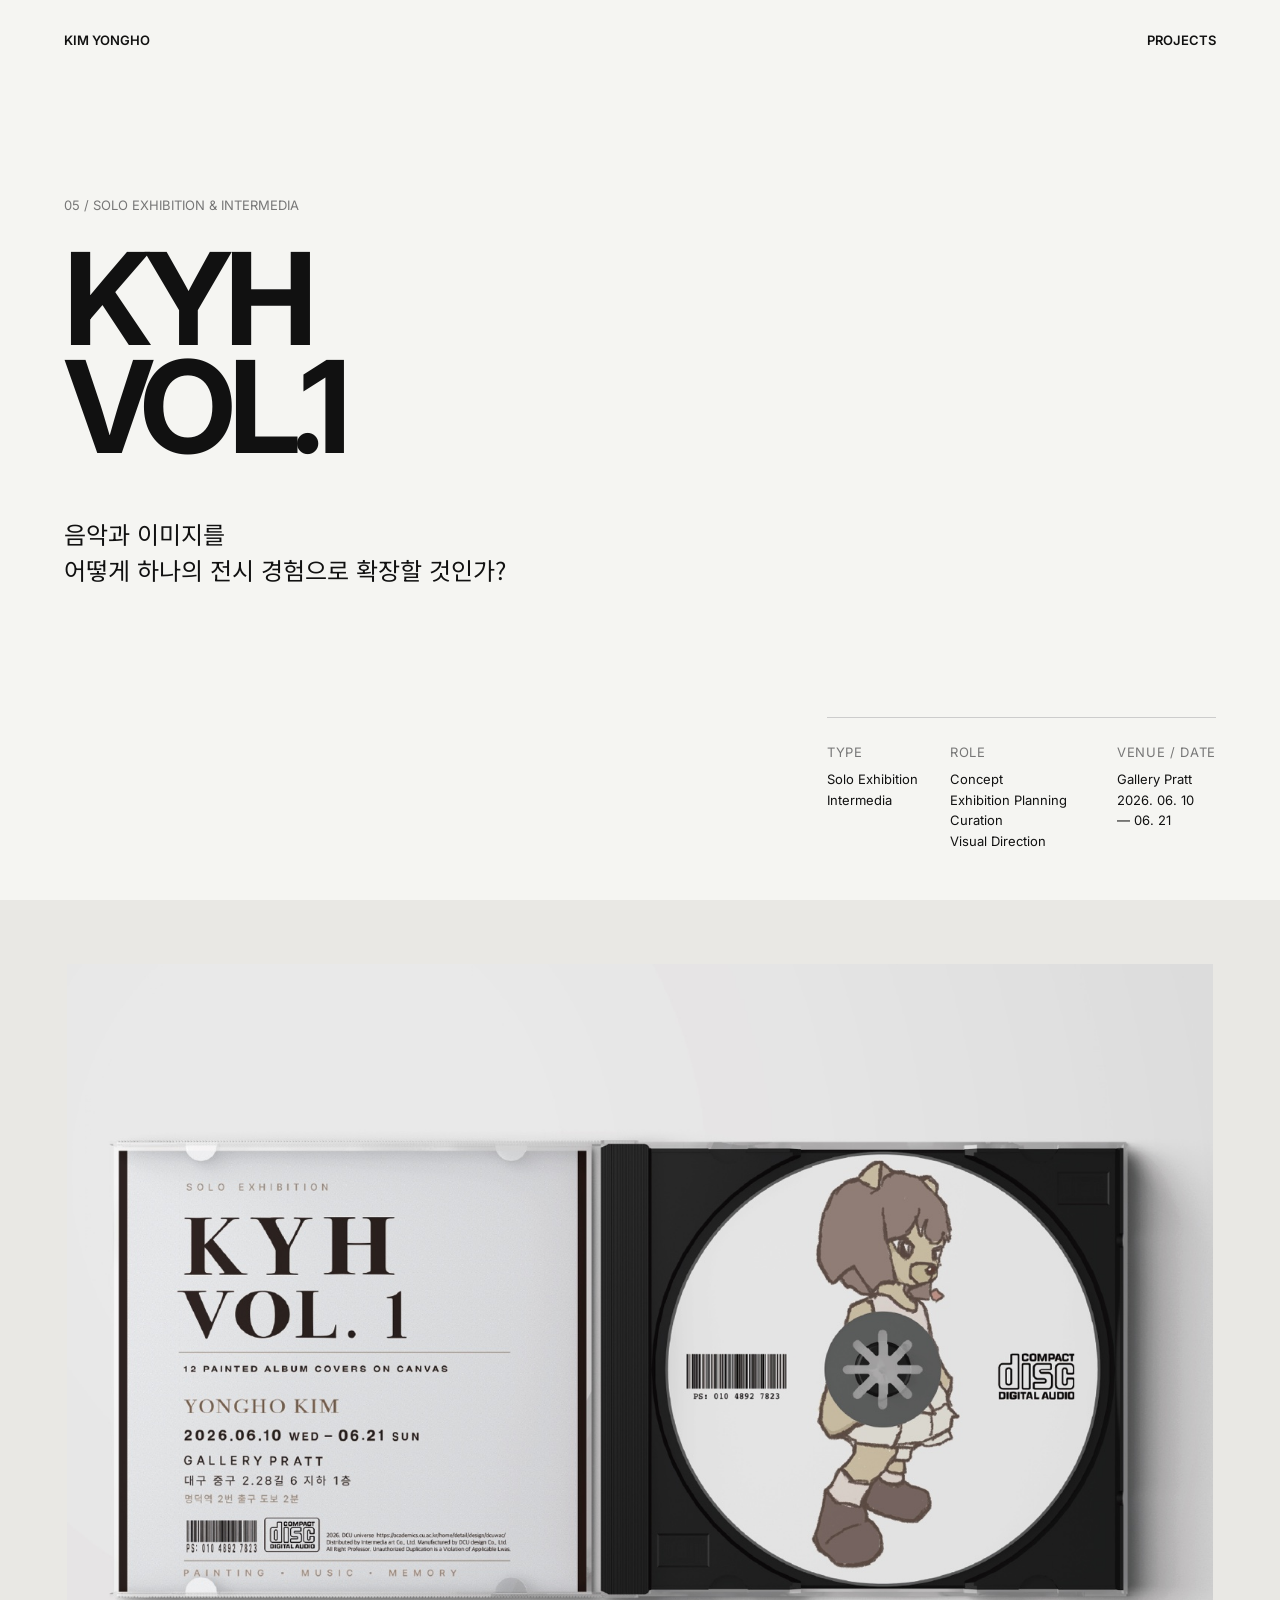
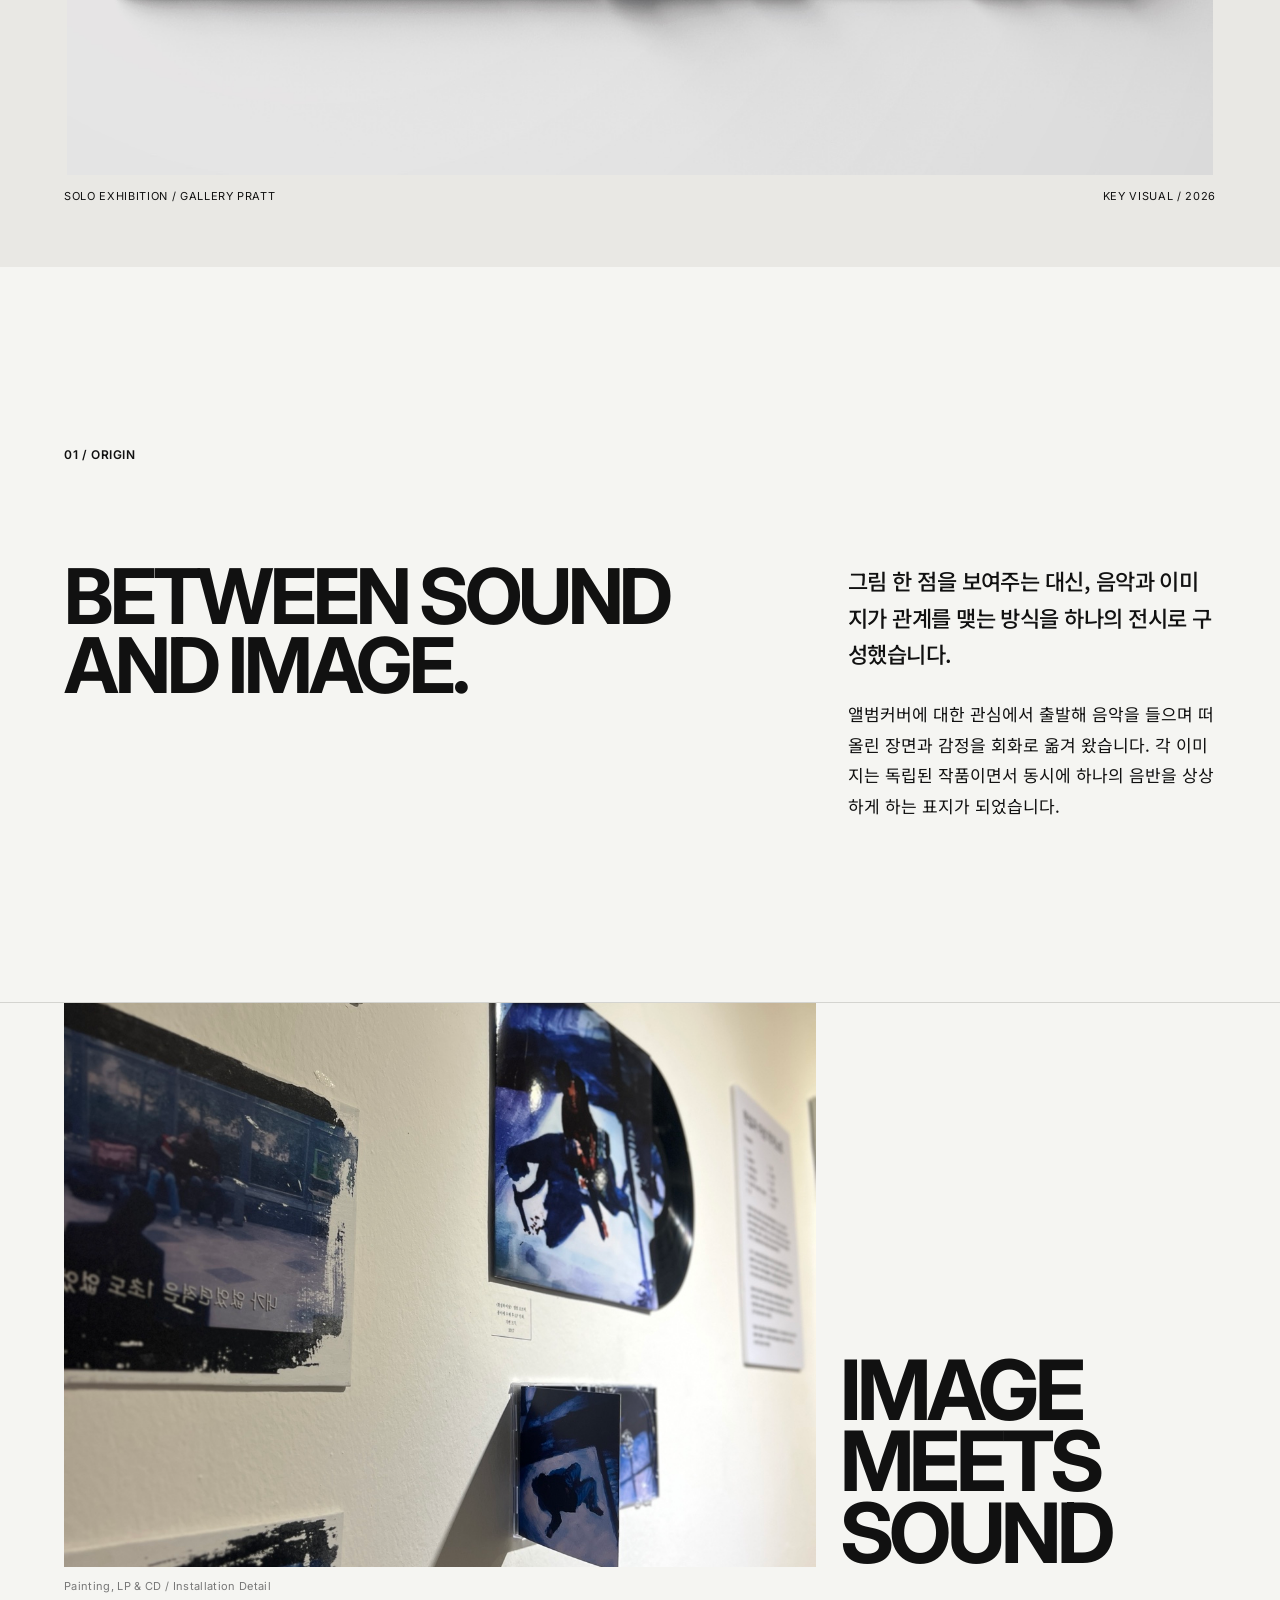
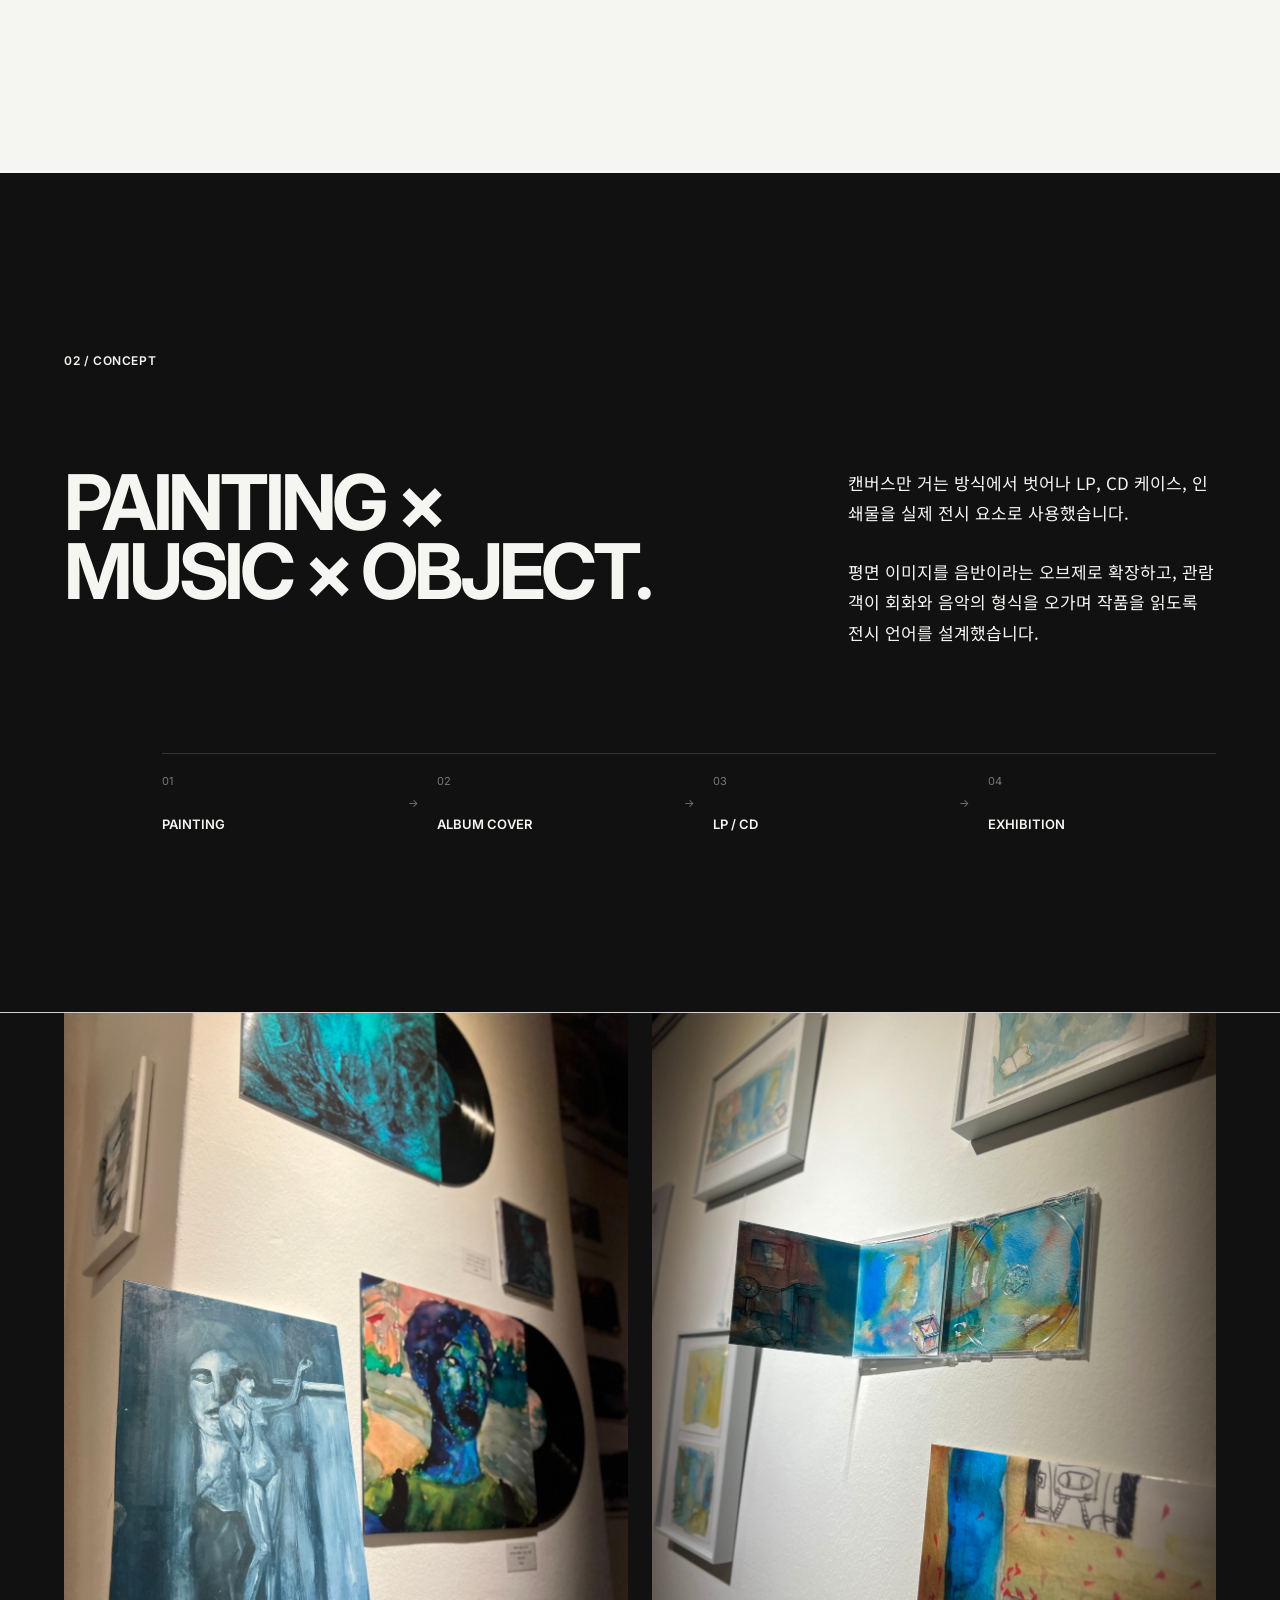
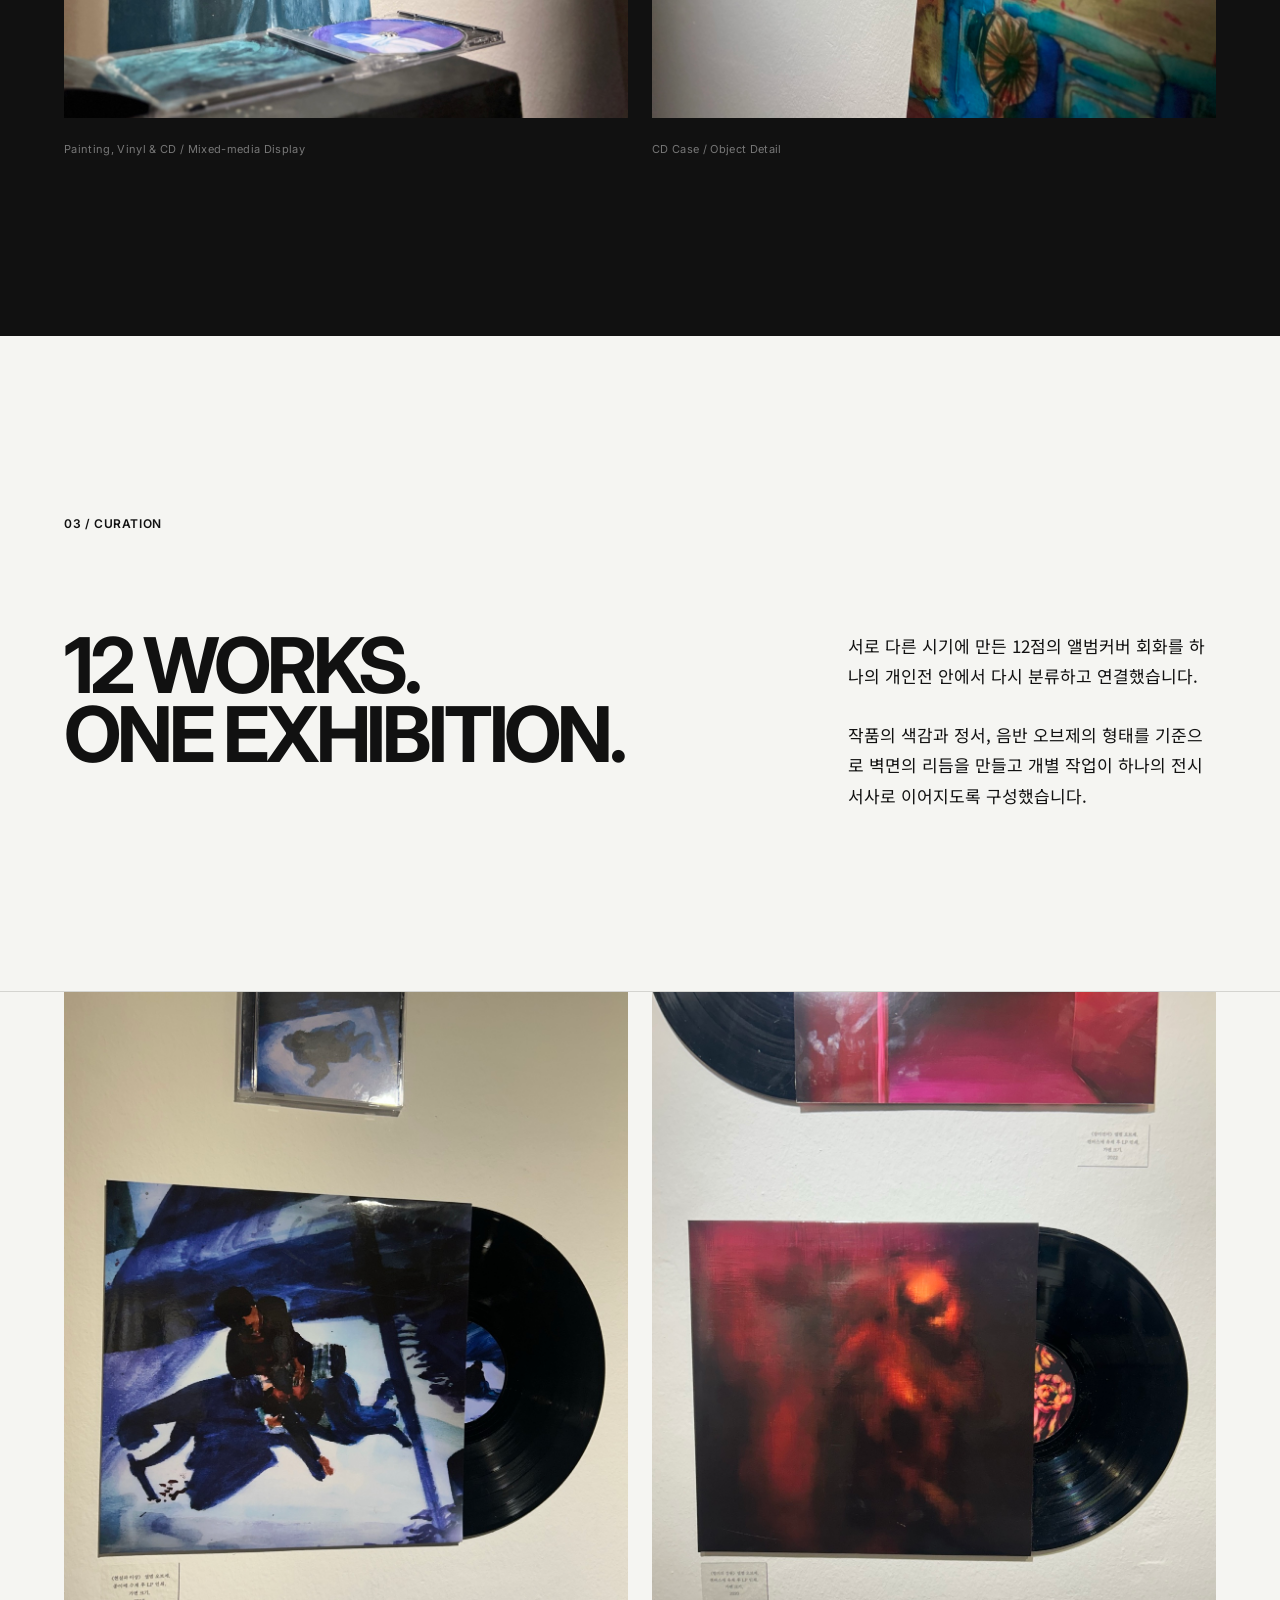
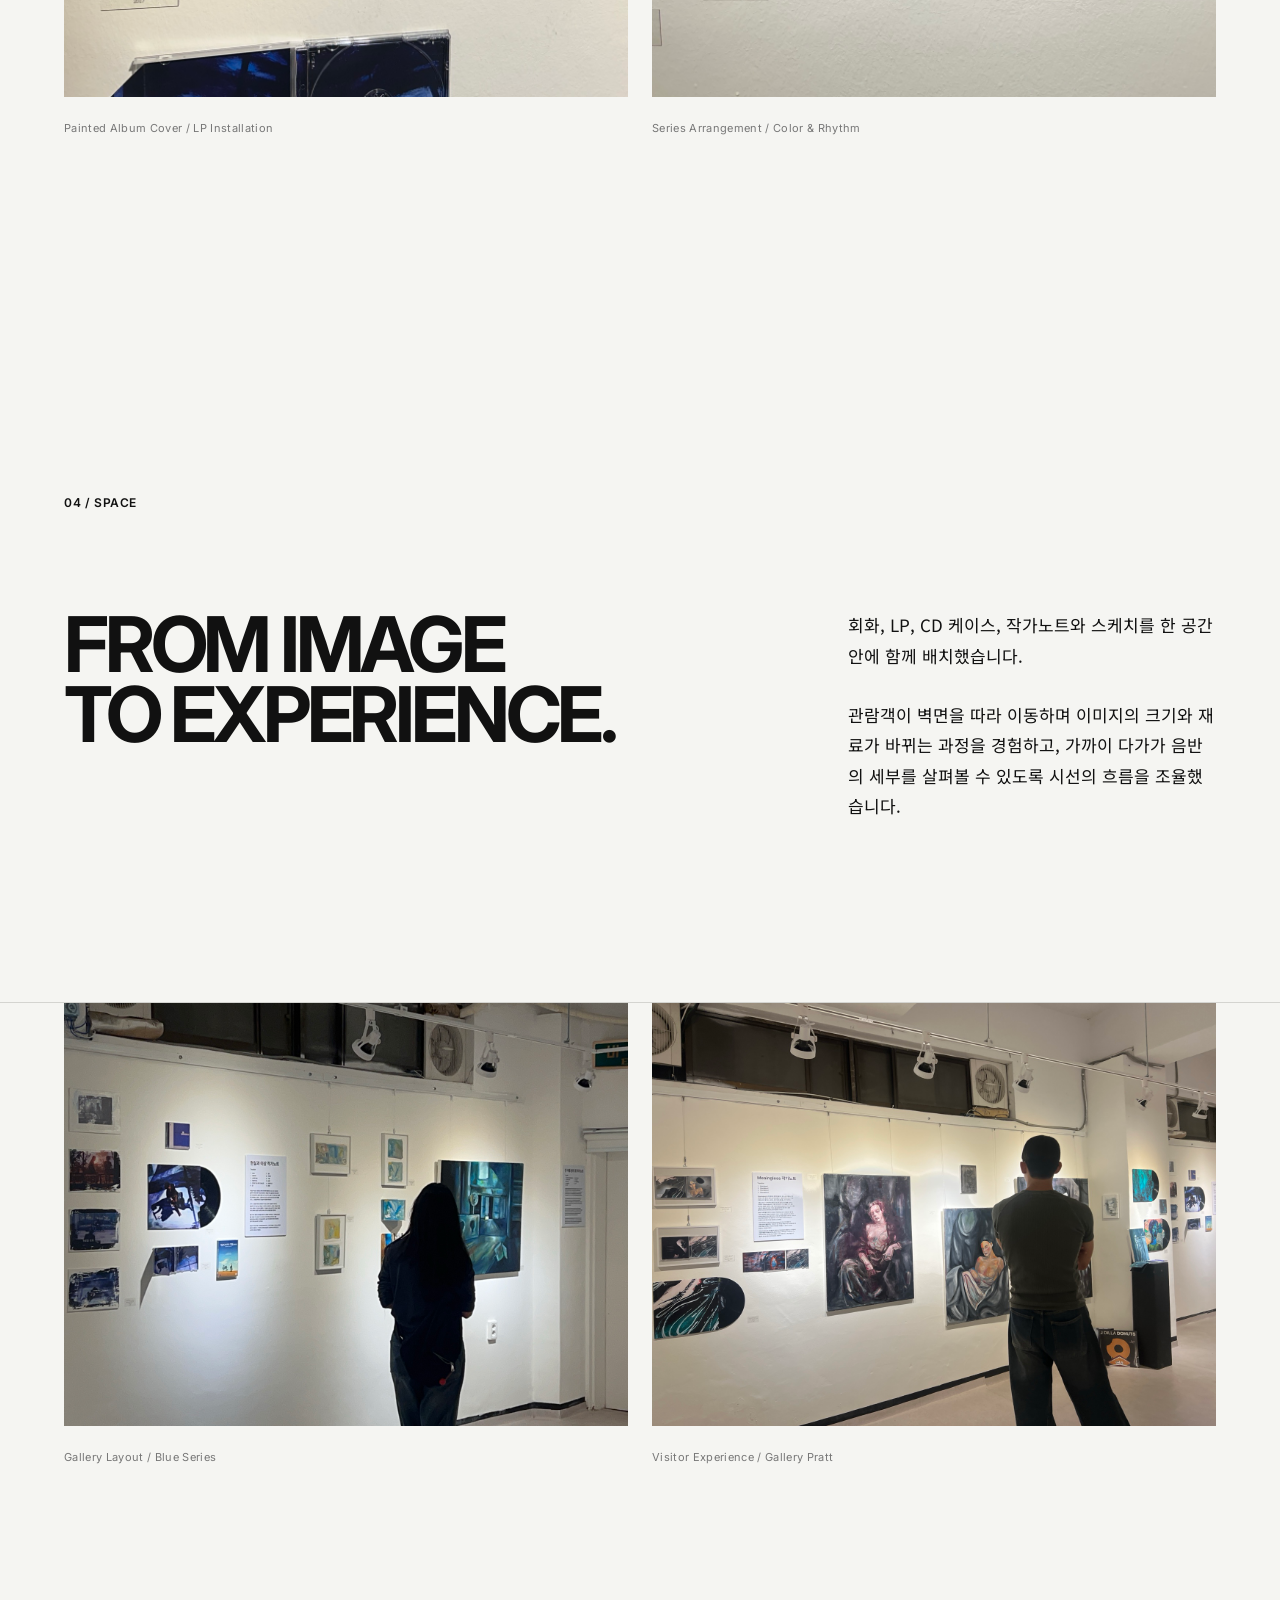
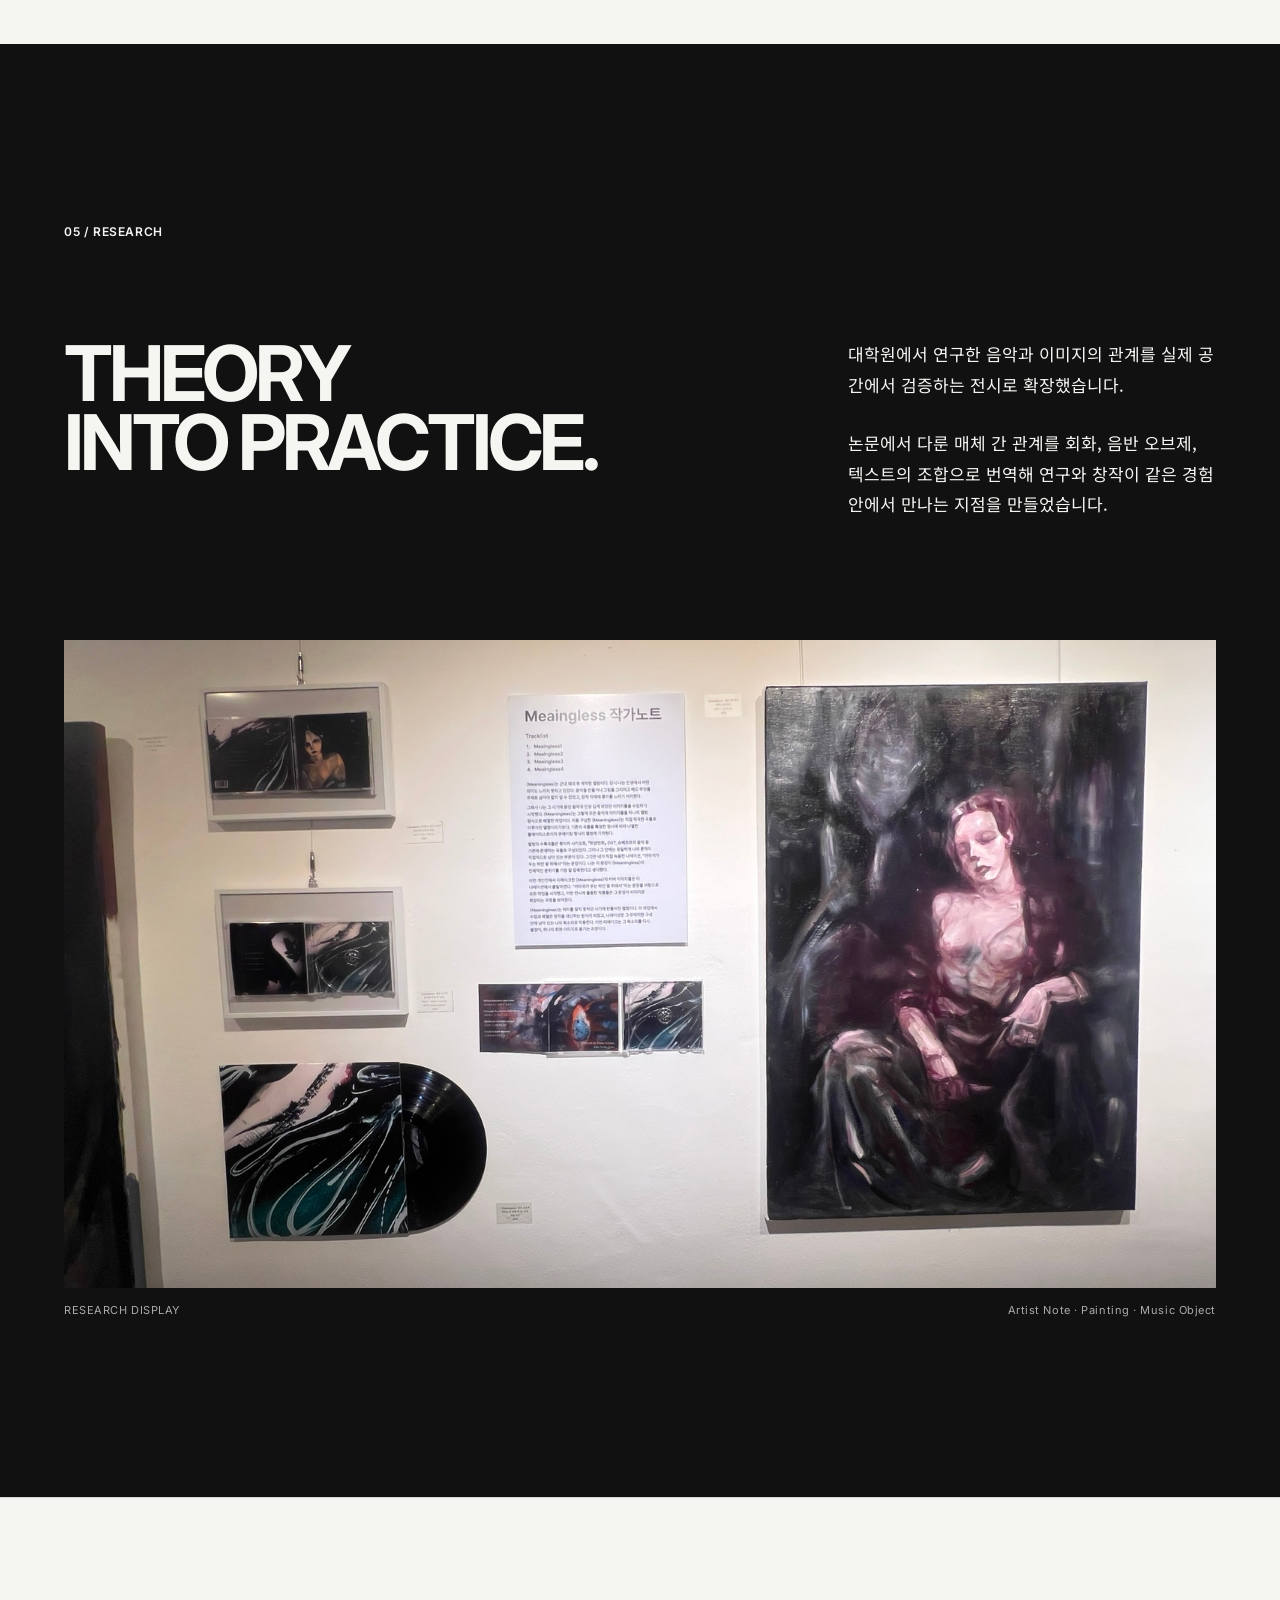
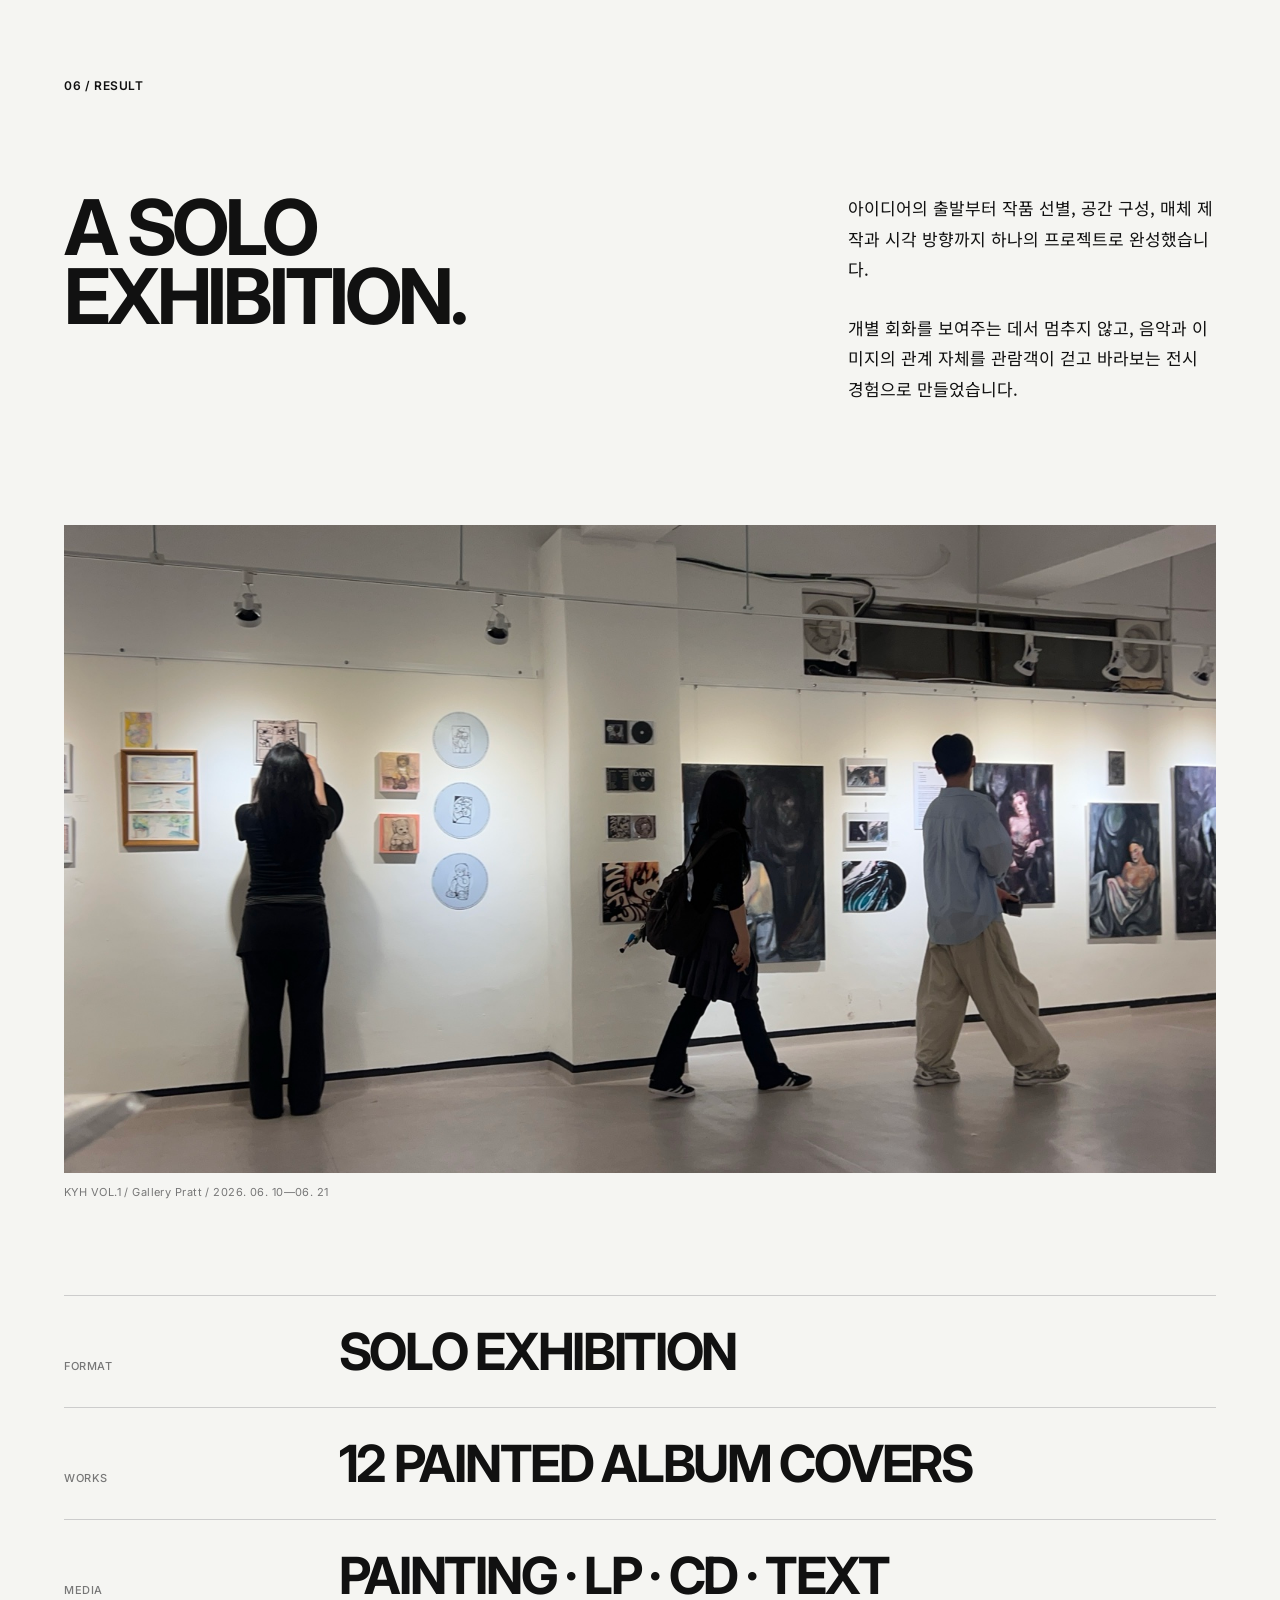
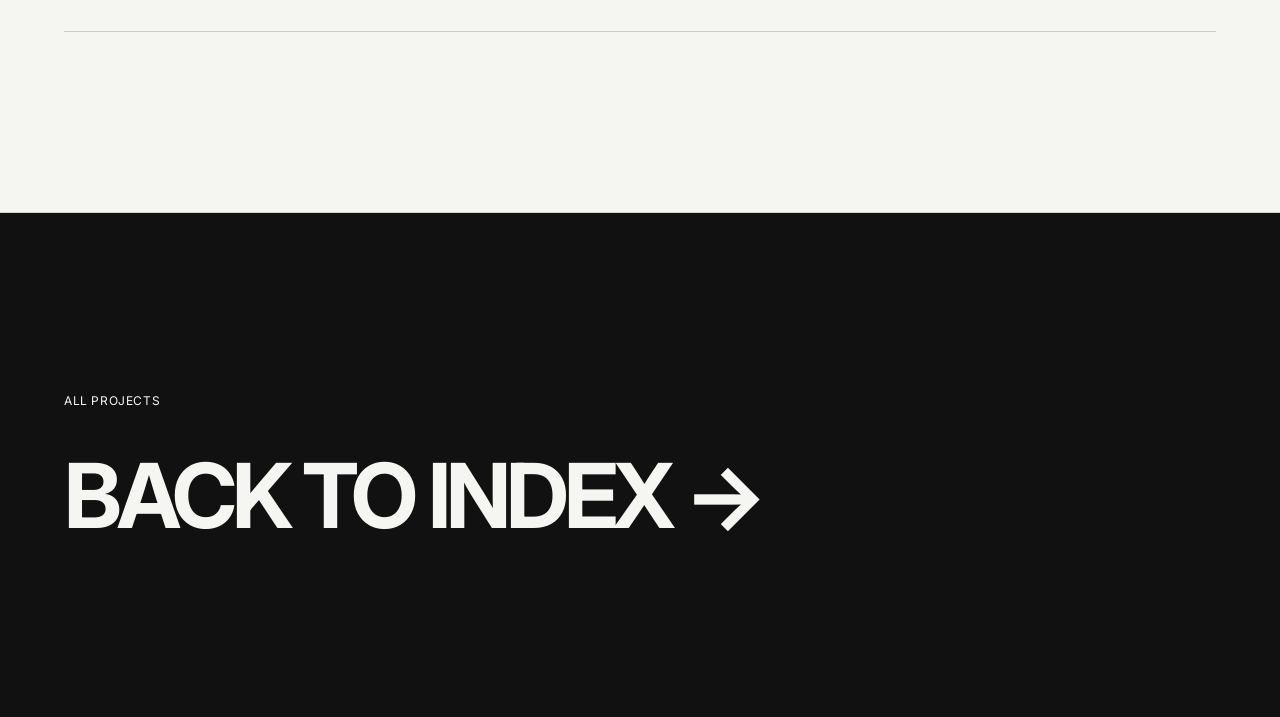
<file: projects/kyh-vol1.html>
<!DOCTYPE html>
<html lang="ko">

<head>
  <meta charset="UTF-8">
  <meta name="viewport" content="width=device-width, initial-scale=1.0">
  <meta name="description" content="김용호의 KYH VOL.1 개인전 기획·큐레이션·비주얼 디렉션 프로젝트">
  <title>KYH VOL.1 — Kim Yongho</title>
  <link rel="preconnect" href="https://fonts.googleapis.com">
  <link rel="preconnect" href="https://fonts.gstatic.com" crossorigin>
  <link href="https://fonts.googleapis.com/css2?family=Inter:wght@400;500;600;700&amp;family=Noto+Sans+KR:wght@400;500;600;700&amp;display=swap" rel="stylesheet">
  <link rel="stylesheet" href="../style.css?v=7">
</head>

<body id="top">
  <header class="project-detail-hero kyh-hero">
    <div class="detail-nav">
      <a href="../index.html">KIM YONGHO</a>
      <a href="../index.html#projects">PROJECTS</a>
    </div>

    <div class="detail-hero-main">
      <p class="detail-number">05 / SOLO EXHIBITION &amp; INTERMEDIA</p>
      <h1>KYH<br>VOL.1</h1>
      <p class="detail-question">음악과 이미지를<br>어떻게 하나의 전시 경험으로 확장할 것인가?</p>
    </div>

    <div class="detail-meta kyh-detail-meta">
      <div><p class="meta-label">TYPE</p><p>Solo Exhibition<br>Intermedia</p></div>
      <div><p class="meta-label">ROLE</p><p>Concept<br>Exhibition Planning<br>Curation<br>Visual Direction</p></div>
      <div><p class="meta-label">VENUE / DATE</p><p>Gallery Pratt<br>2026. 06. 10<br>— 06. 21</p></div>
    </div>
  </header>

  <main class="project-detail kyh-detail">
    <section class="detail-visual kyh-main-visual">
      <img src="../assets/images/kyh-vol1-key-visual.jpg" alt="CD 케이스 형식으로 디자인한 KYH VOL.1 개인전 키비주얼">
      <div class="kyh-image-note"><p>SOLO EXHIBITION / GALLERY PRATT</p><p>KEY VISUAL / 2026</p></div>
    </section>

    <section class="detail-section kyh-origin">
      <div class="detail-section-label"><p>01 / ORIGIN</p></div>
      <div class="detail-section-content">
        <h2>BETWEEN SOUND<br>AND IMAGE.</h2>
        <div class="detail-copy">
          <p class="kyh-lead-copy">그림 한 점을 보여주는 대신, 음악과 이미지가 관계를 맺는 방식을 하나의 전시로 구성했습니다.</p>
          <p>앨범커버에 대한 관심에서 출발해 음악을 들으며 떠올린 장면과 감정을 회화로 옮겨 왔습니다. 각 이미지는 독립된 작품이면서 동시에 하나의 음반을 상상하게 하는 표지가 되었습니다.</p>
        </div>
      </div>
    </section>

    <section class="kyh-origin-media">
      <figure>
        <img src="../assets/images/kyh-vol1-painting-music-wall.jpg" alt="회화와 LP, CD 케이스를 함께 구성한 KYH VOL.1 전시 벽면">
        <figcaption>Painting, LP &amp; CD / Installation Detail</figcaption>
      </figure>
      <p>IMAGE<br>MEETS<br>SOUND</p>
    </section>

    <section class="detail-section detail-strategy kyh-concept">
      <div class="detail-section-label"><p>02 / CONCEPT</p></div>
      <div class="detail-section-content">
        <h2>PAINTING ×<br>MUSIC × OBJECT.</h2>
        <div class="detail-copy">
          <p>캔버스만 거는 방식에서 벗어나 LP, CD 케이스, 인쇄물을 실제 전시 요소로 사용했습니다.</p>
          <p>평면 이미지를 음반이라는 오브제로 확장하고, 관람객이 회화와 음악의 형식을 오가며 작품을 읽도록 전시 언어를 설계했습니다.</p>
        </div>
        <div class="kyh-format-flow" aria-label="이미지를 전시 경험으로 확장한 과정">
          <div><span>01</span><strong>PAINTING</strong></div><span>→</span>
          <div><span>02</span><strong>ALBUM COVER</strong></div><span>→</span>
          <div><span>03</span><strong>LP / CD</strong></div><span>→</span>
          <div><span>04</span><strong>EXHIBITION</strong></div>
        </div>
      </div>
    </section>

    <section class="detail-media-grid kyh-concept-grid">
      <figure><img src="../assets/images/kyh-vol1-lp-cd-composition.jpg" alt="회화, LP와 열린 CD 케이스를 함께 배치한 전시 장면"><figcaption>Painting, Vinyl &amp; CD / Mixed-media Display</figcaption></figure>
      <figure><img src="../assets/images/kyh-vol1-cd-case-detail.jpg" alt="수채 이미지가 이어지는 열린 CD 케이스 전시 디테일"><figcaption>CD Case / Object Detail</figcaption></figure>
    </section>

    <section class="detail-section kyh-curation">
      <div class="detail-section-label"><p>03 / CURATION</p></div>
      <div class="detail-section-content">
        <h2>12 WORKS.<br>ONE EXHIBITION.</h2>
        <div class="detail-copy">
          <p>서로 다른 시기에 만든 12점의 앨범커버 회화를 하나의 개인전 안에서 다시 분류하고 연결했습니다.</p>
          <p>작품의 색감과 정서, 음반 오브제의 형태를 기준으로 벽면의 리듬을 만들고 개별 작업이 하나의 전시 서사로 이어지도록 구성했습니다.</p>
        </div>
      </div>
    </section>

    <section class="detail-media-grid kyh-curation-grid">
      <figure><img src="../assets/images/kyh-vol1-blue-vinyl-cover.jpg" alt="푸른 회화와 LP가 결합된 앨범커버 작품"><figcaption>Painted Album Cover / LP Installation</figcaption></figure>
      <figure><img src="../assets/images/kyh-vol1-red-vinyl-cover.jpg" alt="붉은 회화와 LP가 결합된 앨범커버 작품"><figcaption>Series Arrangement / Color &amp; Rhythm</figcaption></figure>
    </section>

    <section class="detail-section kyh-space">
      <div class="detail-section-label"><p>04 / SPACE</p></div>
      <div class="detail-section-content">
        <h2>FROM IMAGE<br>TO EXPERIENCE.</h2>
        <div class="detail-copy">
          <p>회화, LP, CD 케이스, 작가노트와 스케치를 한 공간 안에 함께 배치했습니다.</p>
          <p>관람객이 벽면을 따라 이동하며 이미지의 크기와 재료가 바뀌는 과정을 경험하고, 가까이 다가가 음반의 세부를 살펴볼 수 있도록 시선의 흐름을 조율했습니다.</p>
        </div>
      </div>
    </section>

    <section class="detail-media-grid kyh-space-grid">
      <figure><img src="../assets/images/kyh-vol1-gallery-blue-wall.jpg" alt="관람객이 푸른 계열 작품과 음반 오브제를 보는 전시 공간"><figcaption>Gallery Layout / Blue Series</figcaption></figure>
      <figure><img src="../assets/images/kyh-vol1-gallery-visitor.jpg" alt="관람객이 회화와 LP로 구성된 전시 벽면을 감상하는 모습"><figcaption>Visitor Experience / Gallery Pratt</figcaption></figure>
    </section>

    <section class="detail-section detail-strategy kyh-research">
      <div class="detail-section-label"><p>05 / RESEARCH</p></div>
      <div class="detail-section-content">
        <h2>THEORY<br>INTO PRACTICE.</h2>
        <div class="detail-copy">
          <p>대학원에서 연구한 음악과 이미지의 관계를 실제 공간에서 검증하는 전시로 확장했습니다.</p>
          <p>논문에서 다룬 매체 간 관계를 회화, 음반 오브제, 텍스트의 조합으로 번역해 연구와 창작이 같은 경험 안에서 만나는 지점을 만들었습니다.</p>
        </div>
      </div>
      <figure class="kyh-research-media">
        <img src="../assets/images/kyh-vol1-artist-note-display.jpg" alt="작가노트, CD 케이스, LP와 회화를 함께 배치한 전시 벽면">
        <figcaption><span>RESEARCH DISPLAY</span><span>Artist Note · Painting · Music Object</span></figcaption>
      </figure>
    </section>

    <section class="detail-section kyh-result">
      <div class="detail-section-label"><p>06 / RESULT</p></div>
      <div class="detail-section-content">
        <h2>A SOLO<br>EXHIBITION.</h2>
        <div class="detail-copy">
          <p>아이디어의 출발부터 작품 선별, 공간 구성, 매체 제작과 시각 방향까지 하나의 프로젝트로 완성했습니다.</p>
          <p>개별 회화를 보여주는 데서 멈추지 않고, 음악과 이미지의 관계 자체를 관람객이 걷고 바라보는 전시 경험으로 만들었습니다.</p>
        </div>
      </div>
      <figure class="kyh-result-media">
        <img src="../assets/images/kyh-vol1-gallery-overview.jpg" alt="관람객들이 KYH VOL.1 개인전을 감상하는 갤러리 전경">
        <figcaption>KYH VOL.1 / Gallery Pratt / 2026. 06. 10—06. 21</figcaption>
      </figure>
      <div class="kyh-result-facts">
        <div><span>FORMAT</span><strong>SOLO EXHIBITION</strong></div>
        <div><span>WORKS</span><strong>12 PAINTED ALBUM COVERS</strong></div>
        <div><span>MEDIA</span><strong>PAINTING · LP · CD · TEXT</strong></div>
      </div>
    </section>

    <section class="detail-next">
      <p>ALL PROJECTS</p>
      <a href="../index.html#projects">BACK TO INDEX →</a>
    </section>
  </main>
</body>
</html>
</file>
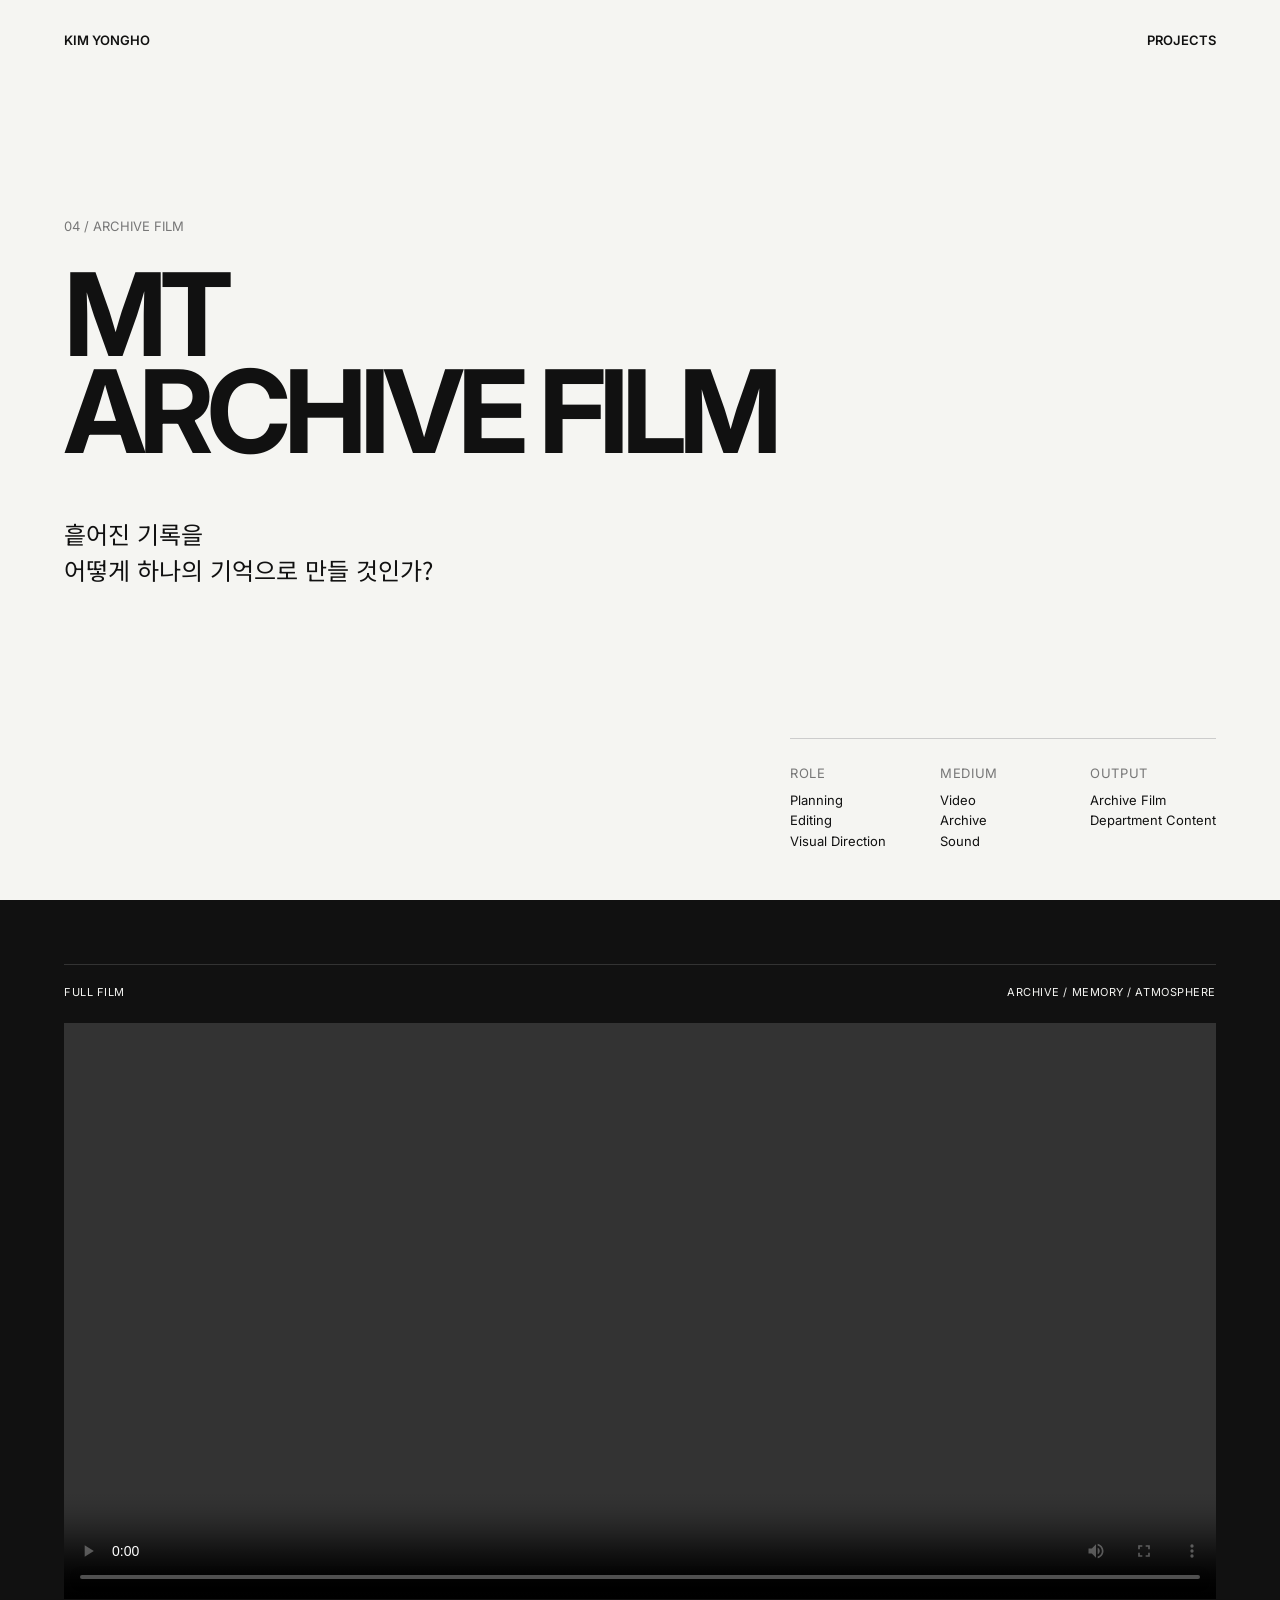
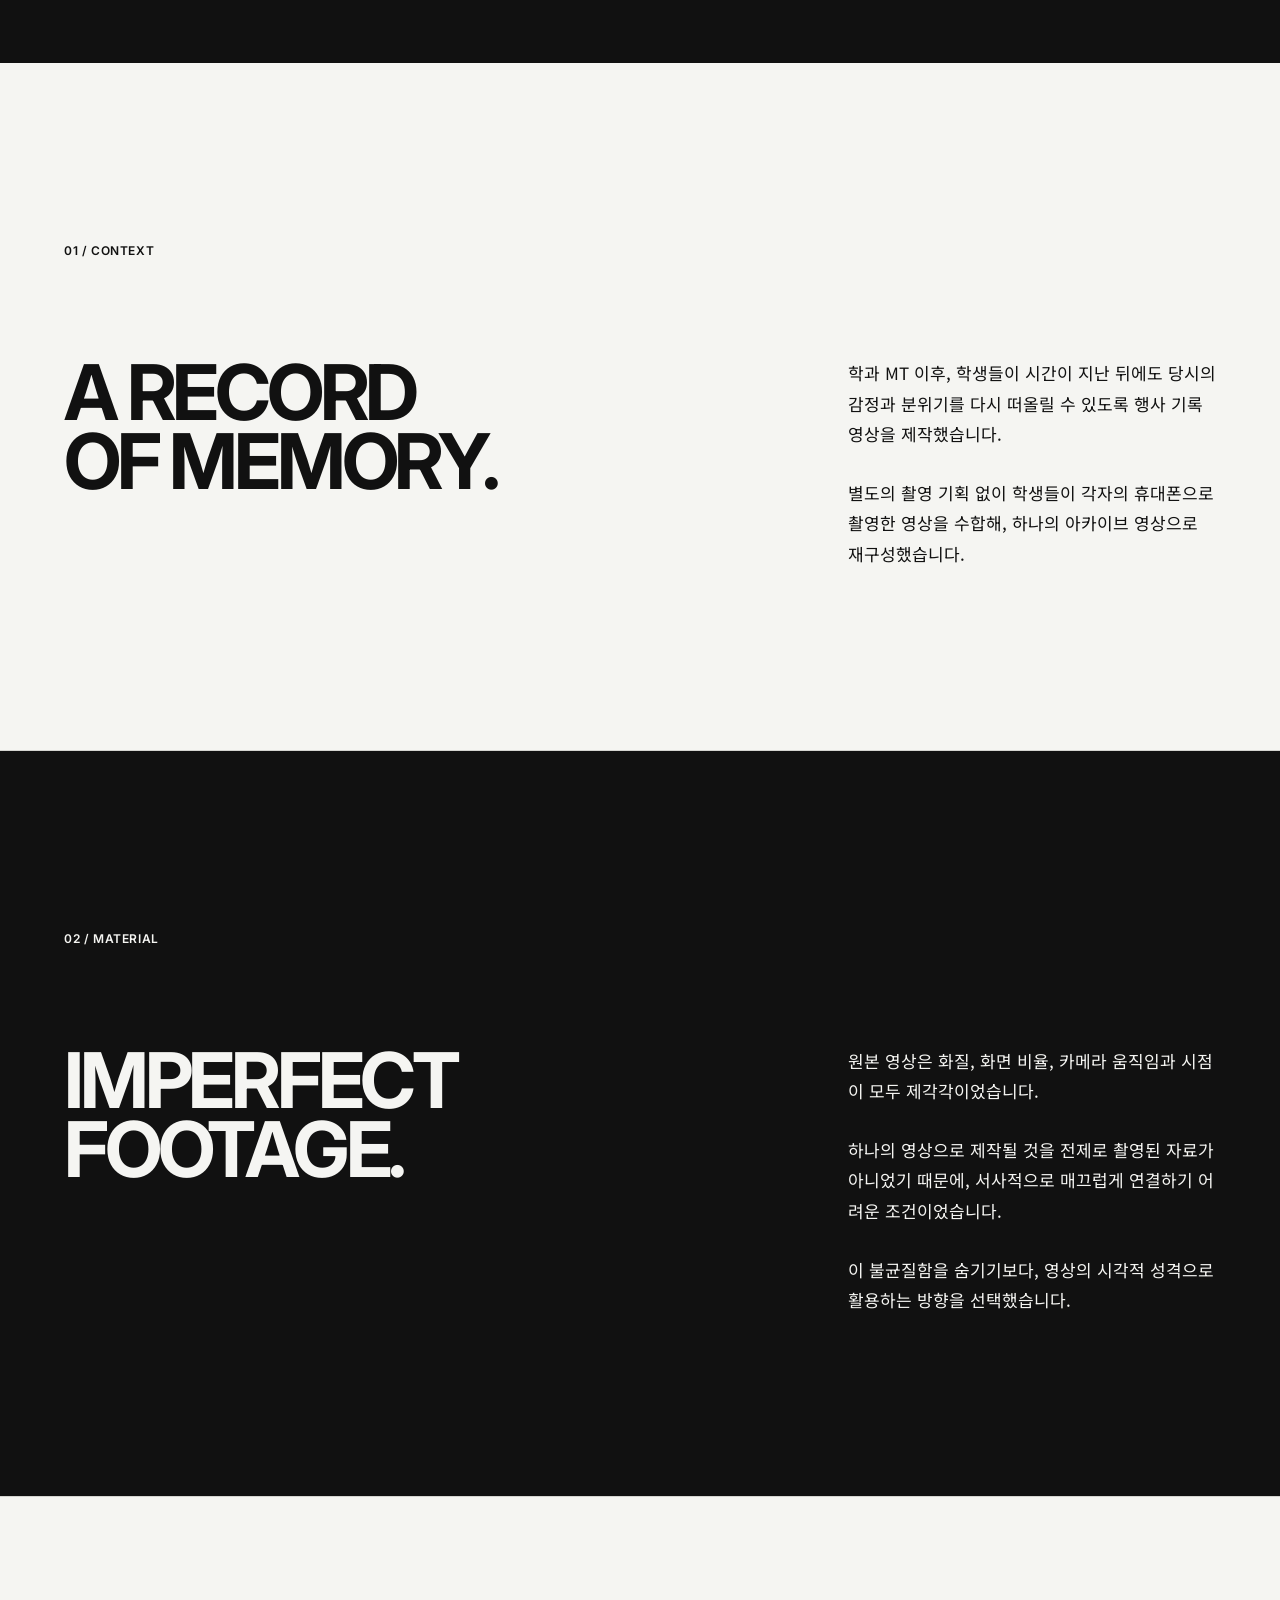
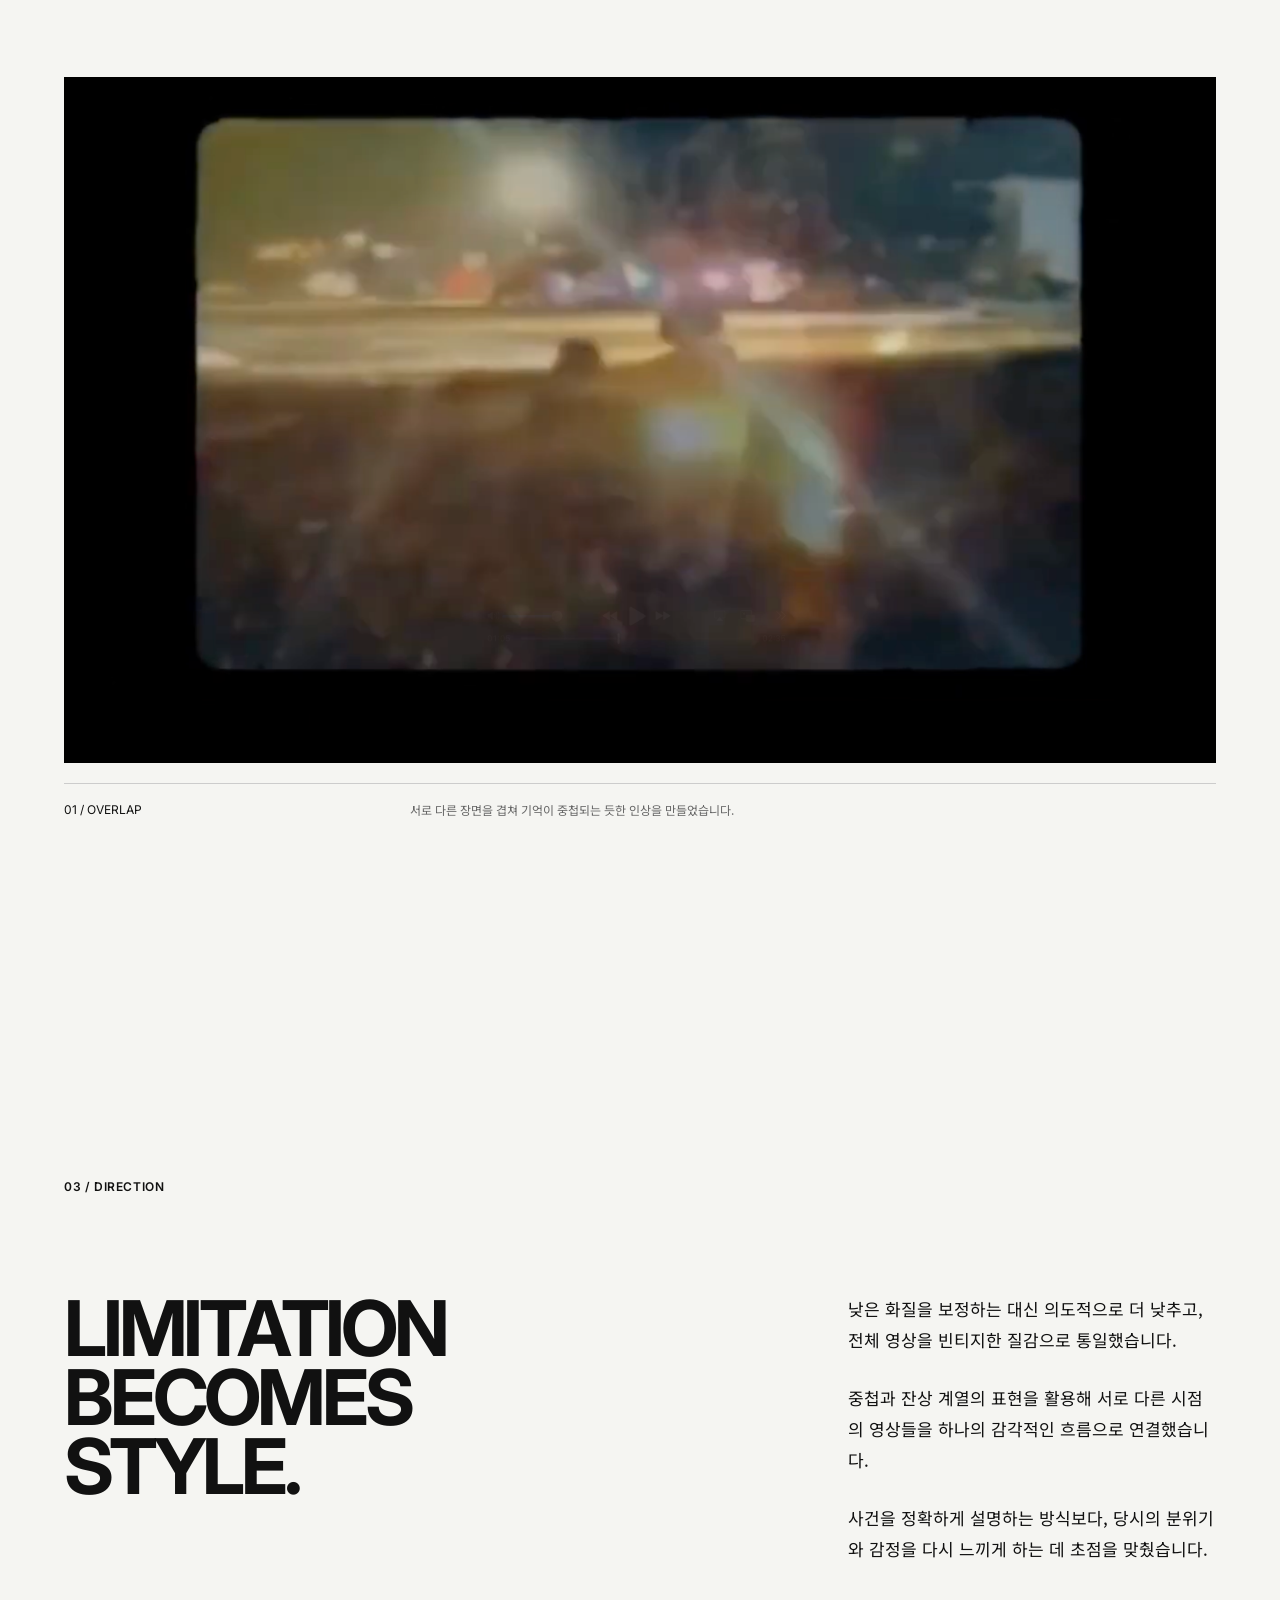
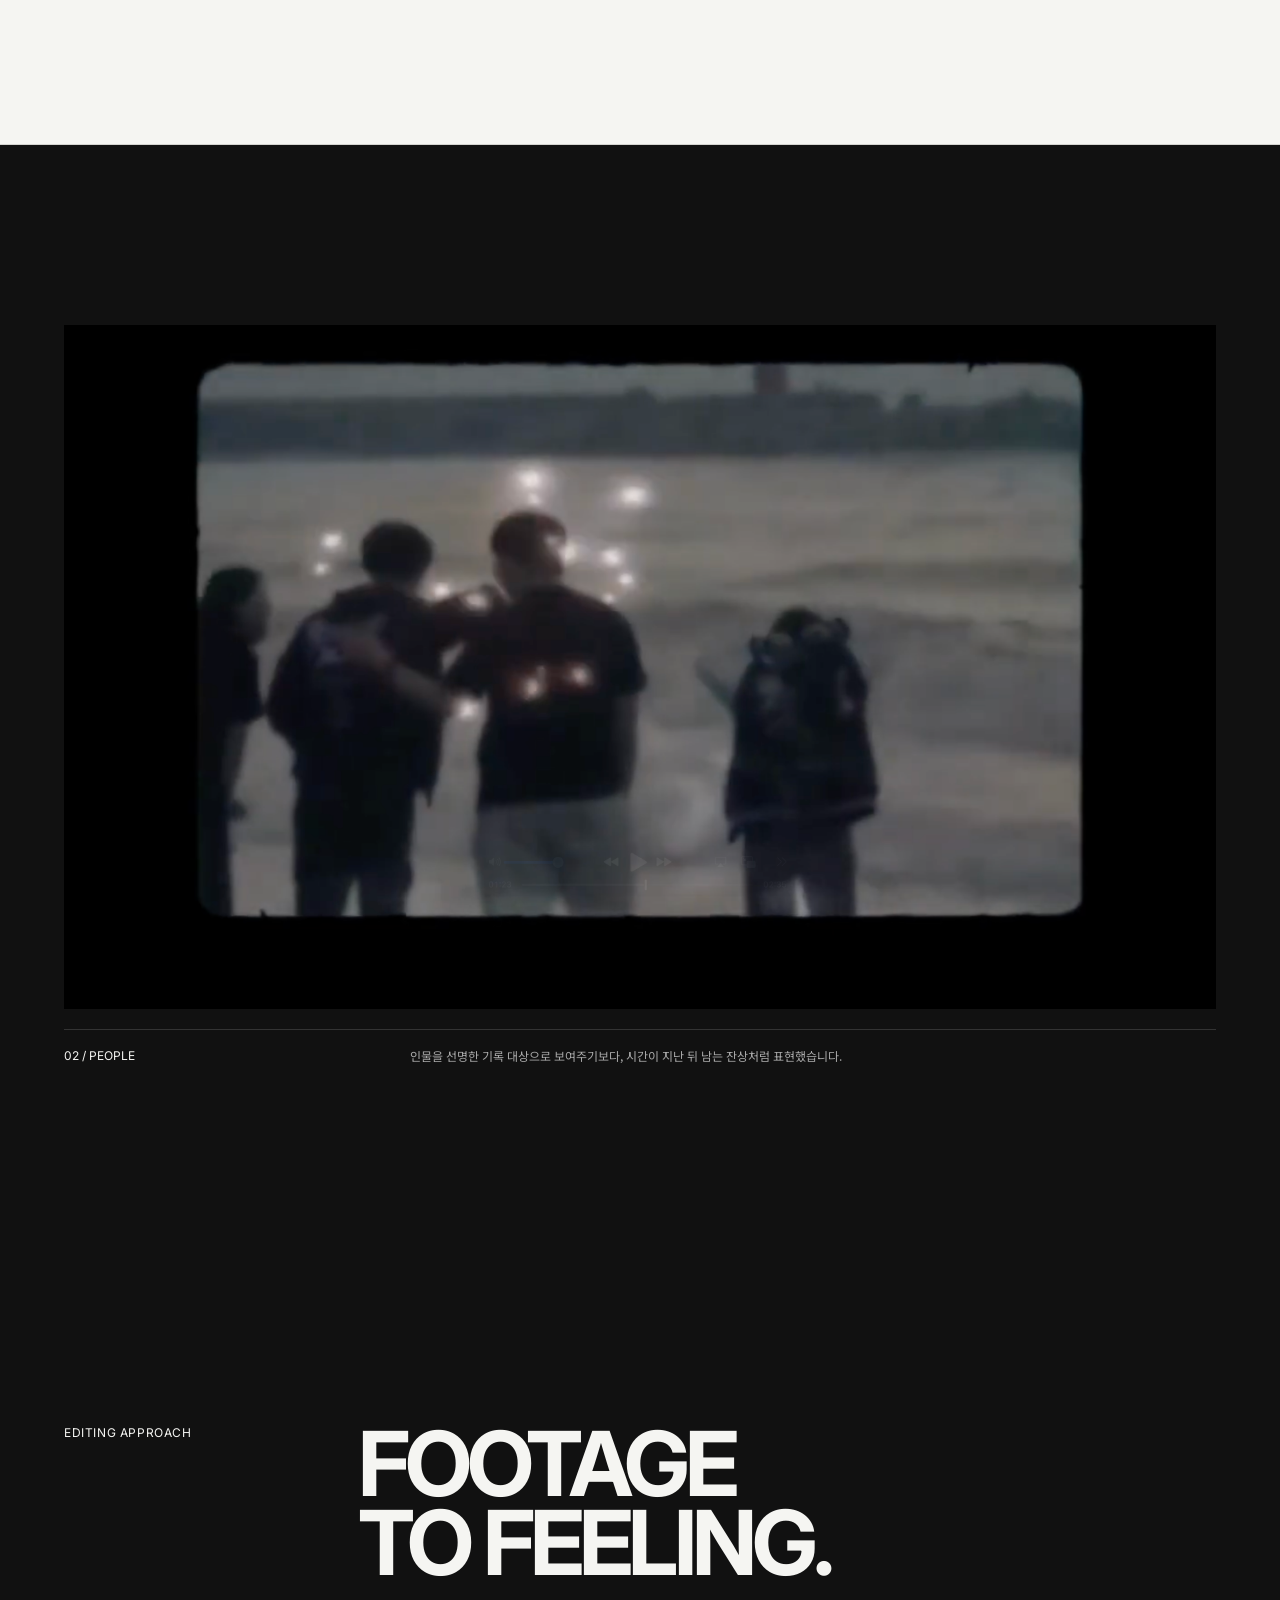
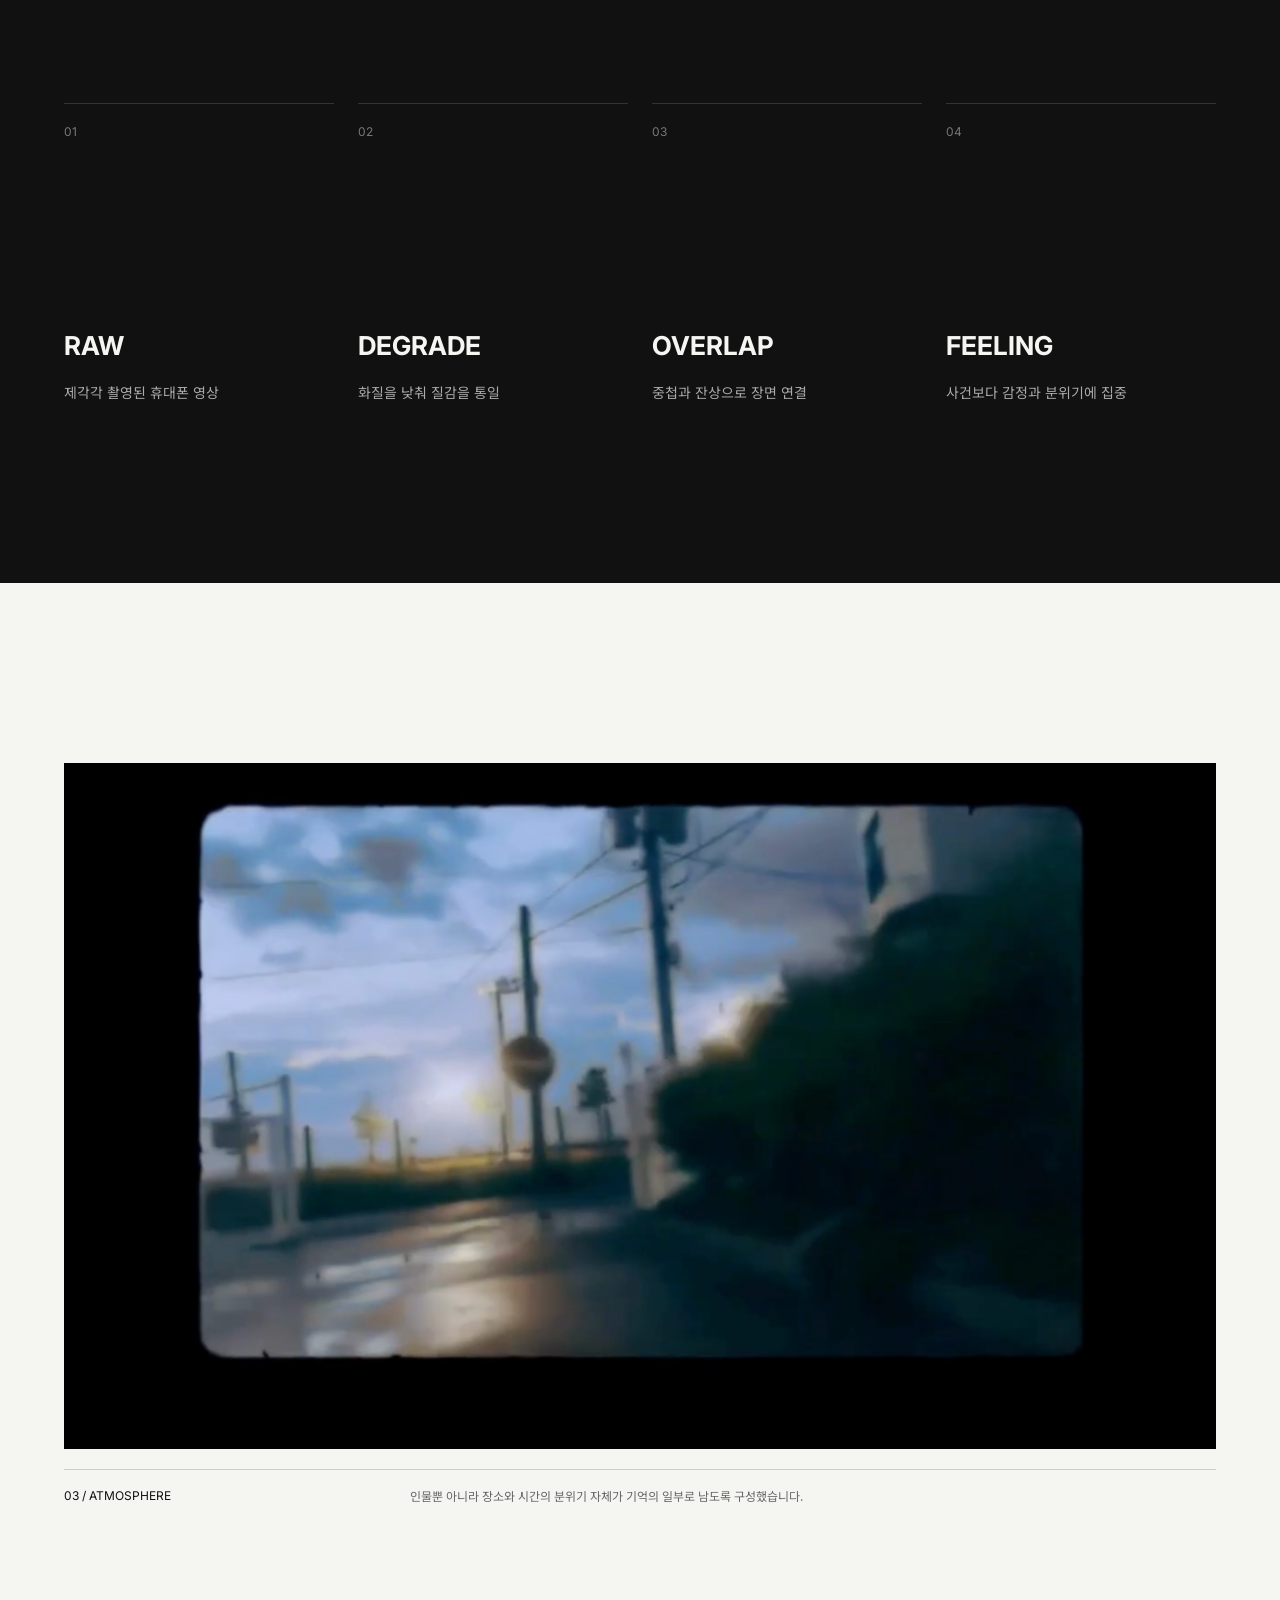
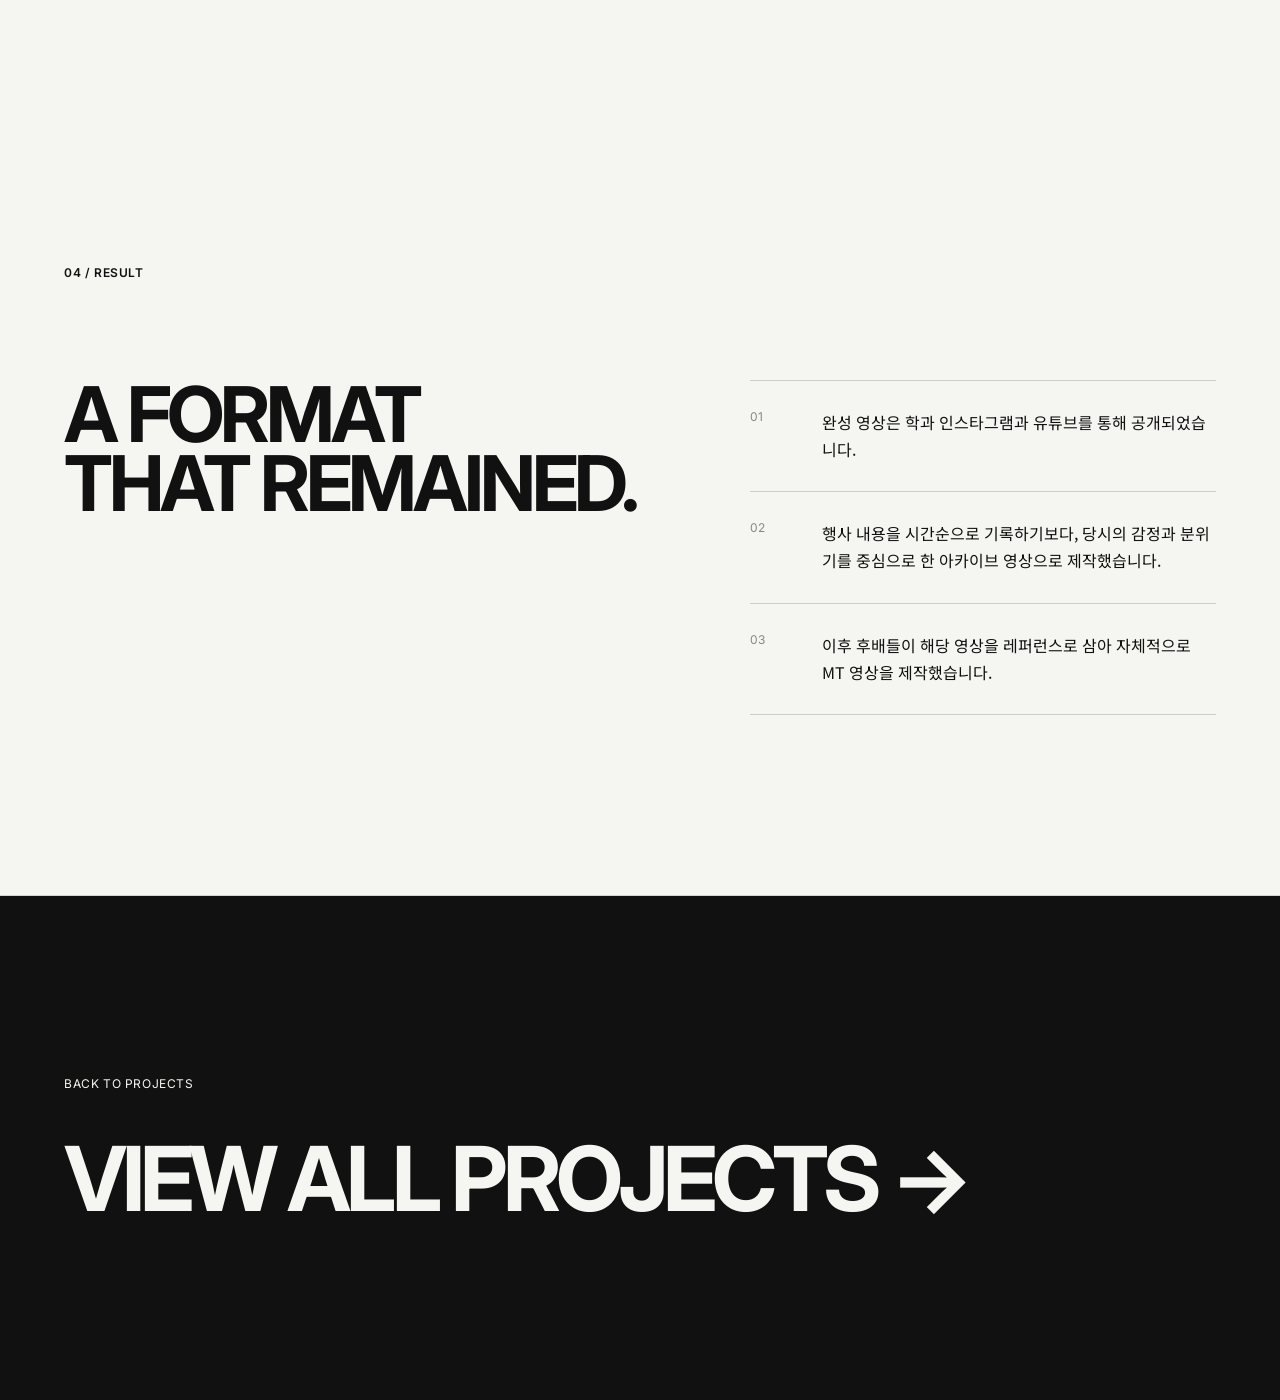
<file: projects/mtfilm.html>
<!DOCTYPE html>
<html lang="ko">

<head>
  <meta charset="UTF-8">
  <meta name="viewport" content="width=device-width, initial-scale=1.0">

  <title>MT Archive Film — Kim Yongho</title>

  <link rel="preconnect" href="https://fonts.googleapis.com">
  <link rel="preconnect" href="https://fonts.gstatic.com" crossorigin>

  <link
    href="https://fonts.googleapis.com/css2?family=Inter:wght@400;500;600;700&family=Noto+Sans+KR:wght@400;500;600;700&display=swap"
    rel="stylesheet"
  >

  <link rel="stylesheet" href="../style.css?v=4">
</head>

<body id="top">

  <!-- =========================
       HERO
  ========================= -->

  <header class="project-detail-hero">

    <div class="detail-nav">
      <a href="../index.html">KIM YONGHO</a>
      <a href="../index.html#projects">PROJECTS</a>
    </div>

    <div class="detail-hero-main">

      <p class="detail-number">
        04 / ARCHIVE FILM
      </p>

      <h1>
        MT<br>
        ARCHIVE FILM
      </h1>

      <p class="detail-question">
        흩어진 기록을<br>
        어떻게 하나의 기억으로 만들 것인가?
      </p>

    </div>

    <div class="detail-meta">

      <div>
        <p class="meta-label">ROLE</p>
        <p>
          Planning<br>
          Editing<br>
          Visual Direction
        </p>
      </div>

      <div>
        <p class="meta-label">MEDIUM</p>
        <p>
          Video<br>
          Archive<br>
          Sound
        </p>
      </div>

      <div>
        <p class="meta-label">OUTPUT</p>
        <p>
          Archive Film<br>
          Department Content
        </p>
      </div>

    </div>

  </header>


  <main class="project-detail">

    <!-- =========================
         MAIN FILM
    ========================= -->

    <section class="mt-film-hero">

      <div class="mt-film-label">
        <p>FULL FILM</p>
        <p>ARCHIVE / MEMORY / ATMOSPHERE</p>
      </div>

      <video
        controls
        playsinline
        preload="metadata"
      >
        <source
          src="../assets/video/mtfilm-full.mp4"
          type="video/mp4"
        >
      </video>

    </section>


    <!-- =========================
         01 CONTEXT
    ========================= -->

    <section class="detail-section">

      <div class="detail-section-label">
        <p>01 / CONTEXT</p>
      </div>

      <div class="detail-section-content">

        <h2>
          A RECORD<br>
          OF MEMORY.
        </h2>

        <div class="detail-copy">

          <p>
            학과 MT 이후, 학생들이 시간이 지난 뒤에도
            당시의 감정과 분위기를 다시 떠올릴 수 있도록
            행사 기록 영상을 제작했습니다.
          </p>

          <p>
            별도의 촬영 기획 없이 학생들이 각자의 휴대폰으로 촬영한 영상을 수합해,
            하나의 아카이브 영상으로 재구성했습니다.
          </p>

        </div>

      </div>

    </section>


    <!-- =========================
         02 MATERIAL
    ========================= -->

    <section class="detail-section detail-strategy">

      <div class="detail-section-label">
        <p>02 / MATERIAL</p>
      </div>

      <div class="detail-section-content">

        <h2>
          IMPERFECT<br>
          FOOTAGE.
        </h2>

        <div class="detail-copy">

          <p>
            원본 영상은 화질, 화면 비율, 카메라 움직임과 시점이
            모두 제각각이었습니다.
          </p>

          <p>
            하나의 영상으로 제작될 것을 전제로 촬영된 자료가 아니었기 때문에,
            서사적으로 매끄럽게 연결하기 어려운 조건이었습니다.
          </p>

          <p>
            이 불균질함을 숨기기보다,
            영상의 시각적 성격으로 활용하는 방향을 선택했습니다.
          </p>

        </div>

      </div>

    </section>


    <!-- =========================
         STILL 01
    ========================= -->

    <section class="mt-still-section">

      <img
        src="../assets/images/mtfilm-still-01.jpg"
        alt="MT Archive Film 중첩 장면"
      >

      <div class="mt-still-caption">
        <p>01 / OVERLAP</p>
        <p>
          서로 다른 장면을 겹쳐 기억이 중첩되는 듯한 인상을 만들었습니다.
        </p>
      </div>

    </section>


    <!-- =========================
         03 DIRECTION
    ========================= -->

    <section class="detail-section">

      <div class="detail-section-label">
        <p>03 / DIRECTION</p>
      </div>

      <div class="detail-section-content">

        <h2>
          LIMITATION<br>
          BECOMES<br>
          STYLE.
        </h2>

        <div class="detail-copy">

          <p>
            낮은 화질을 보정하는 대신 의도적으로 더 낮추고,
            전체 영상을 빈티지한 질감으로 통일했습니다.
          </p>

          <p>
            중첩과 잔상 계열의 표현을 활용해 서로 다른 시점의 영상들을
            하나의 감각적인 흐름으로 연결했습니다.
          </p>

          <p>
            사건을 정확하게 설명하는 방식보다,
            당시의 분위기와 감정을 다시 느끼게 하는 데 초점을 맞췄습니다.
          </p>

        </div>

      </div>

    </section>


    <!-- =========================
         STILL 02
    ========================= -->

    <section class="mt-still-section mt-still-dark">

      <img
        src="../assets/images/mtfilm-still-02.jpg"
        alt="MT Archive Film 인물 장면"
      >

      <div class="mt-still-caption">
        <p>02 / PEOPLE</p>
        <p>
          인물을 선명한 기록 대상으로 보여주기보다,
          시간이 지난 뒤 남는 잔상처럼 표현했습니다.
        </p>
      </div>

    </section>


    <!-- =========================
         EDITING APPROACH
    ========================= -->

    <section class="mt-editing-system">

      <div class="mt-editing-title">

        <p>EDITING APPROACH</p>

        <h2>
          FOOTAGE<br>
          TO FEELING.
        </h2>

      </div>

      <div class="mt-editing-flow">

        <div>
          <span>01</span>
          <strong>RAW</strong>
          <p>제각각 촬영된 휴대폰 영상</p>
        </div>

        <div>
          <span>02</span>
          <strong>DEGRADE</strong>
          <p>화질을 낮춰 질감을 통일</p>
        </div>

        <div>
          <span>03</span>
          <strong>OVERLAP</strong>
          <p>중첩과 잔상으로 장면 연결</p>
        </div>

        <div>
          <span>04</span>
          <strong>FEELING</strong>
          <p>사건보다 감정과 분위기에 집중</p>
        </div>

      </div>

    </section>


    <!-- =========================
         STILL 03
    ========================= -->

    <section class="mt-still-section">

      <img
        src="../assets/images/mtfilm-still-03.jpg"
        alt="MT Archive Film 거리 풍경 장면"
      >

      <div class="mt-still-caption">
        <p>03 / ATMOSPHERE</p>
        <p>
          인물뿐 아니라 장소와 시간의 분위기 자체가 기억의 일부로 남도록 구성했습니다.
        </p>
      </div>

    </section>


    <!-- =========================
         04 RESULT
    ========================= -->

    <section class="detail-section">

      <div class="detail-section-label">
        <p>04 / RESULT</p>
      </div>

      <div class="detail-section-content">

        <h2>
          A FORMAT<br>
          THAT REMAINED.
        </h2>

        <div class="result-list">

          <div>
            <span>01</span>
            <p>
              완성 영상은 학과 인스타그램과 유튜브를 통해 공개되었습니다.
            </p>
          </div>

          <div>
            <span>02</span>
            <p>
              행사 내용을 시간순으로 기록하기보다,
              당시의 감정과 분위기를 중심으로 한 아카이브 영상으로 제작했습니다.
            </p>
          </div>

          <div>
            <span>03</span>
            <p>
              이후 후배들이 해당 영상을 레퍼런스로 삼아
              자체적으로 MT 영상을 제작했습니다.
            </p>
          </div>

        </div>

      </div>

    </section>


    <!-- =========================
         BACK
    ========================= -->

    <section class="detail-next">

      <p>BACK TO PROJECTS</p>

      <a href="../index.html#projects">
        VIEW ALL PROJECTS →
      </a>

    </section>

  </main>

</body>
</html>
</file>
<file: style.css>
* {
  box-sizing: border-box;
}

/* =========================
   PROFILE / EXPERIENCE
========================= */

.profile-history {
  padding: 160px 64px 200px;
  background: #f5f5f2;
  color: #111111;
}

.profile-history-header {
  display: grid;
  grid-template-columns: repeat(12, 1fr);
  gap: 24px;
  align-items: end;
  margin-bottom: 120px;
}

.profile-history-header > p {
  grid-column: 1 / span 3;
  margin: 0;
  font-size: 13px;
  font-weight: 600;
  letter-spacing: 0.04em;
}

.profile-history-header h2 {
  grid-column: 5 / -1;
  margin: 0;
  font-size: clamp(64px, 7vw, 108px);
  line-height: 0.88;
  letter-spacing: -0.055em;
}

.profile-history-list {
  border-top: 1px solid #cccccc;
}

.profile-history-row {
  display: grid;
  grid-template-columns: repeat(12, 1fr);
  gap: 24px;
  padding: 32px 0 40px;
  border-bottom: 1px solid #cccccc;
}

.profile-history-year {
  grid-column: 1 / span 3;
  margin: 0;
  font-size: 13px;
  font-weight: 600;
}

.profile-history-content {
  grid-column: 5 / -1;
}

.profile-history-content p {
  margin: 0 0 10px;
  font-family: "Noto Sans KR", "Inter", sans-serif;
  font-size: 17px;
  line-height: 1.6;
}

.profile-history-content p:last-child {
  margin-bottom: 0;
}

.profile-history-content .profile-history-type {
  margin-bottom: 28px;
  color: #777777;
  font-family: "Inter", sans-serif;
  font-size: 11px;
  font-weight: 600;
  letter-spacing: 0.06em;
}

.profile-tools {
  display: grid;
  grid-template-columns: 4fr 8fr;
  gap: 24px;
  padding-top: 56px;
}

.profile-tools p {
  margin: 0;
  font-size: 13px;
  line-height: 1.7;
}

.profile-tools p:first-child {
  font-size: 11px;
  font-weight: 600;
  letter-spacing: 0.06em;
}

.artwork-portfolio-card {
  display: grid;
  grid-template-columns: 5fr 7fr;
  gap: 24px;
  margin-top: 120px;
  padding-top: 24px;
  border-top: 1px solid #cccccc;
  color: inherit;
  text-decoration: none;
}

.artwork-portfolio-image {
  overflow: hidden;
  background: #e7e7e2;
}

.artwork-portfolio-image img {
  display: block;
  width: 100%;
  aspect-ratio: 4 / 3;
  object-fit: cover;
  object-position: center 30%;
  transition: transform 0.45s ease;
}

.artwork-portfolio-card:hover .artwork-portfolio-image img {
  transform: scale(1.02);
}

.album-portfolio-card .artwork-portfolio-image img {
  object-position: center top;
}

.research-publication-card {
  display: grid;
  grid-template-columns: 4fr 8fr;
  gap: 24px;
  margin-top: 120px;
  padding: 32px 0 40px;
  border-top: 1px solid #cccccc;
  border-bottom: 1px solid #cccccc;
  color: inherit;
  text-decoration: none;
}

.research-publication-heading {
  display: flex;
  flex-direction: column;
  justify-content: space-between;
  gap: 48px;
}

.research-publication-heading p,
.research-publication-heading span {
  margin: 0;
  font-size: 11px;
  font-weight: 600;
  letter-spacing: 0.06em;
}

.research-publication-heading span {
  color: #777777;
}

.research-publication-content h3 {
  margin: 0 0 72px;
  font-family: "Noto Sans KR", "Inter", sans-serif;
  font-size: clamp(30px, 3.6vw, 58px);
  font-weight: 600;
  line-height: 1.28;
  letter-spacing: -0.045em;
}

.research-publication-content h3 span {
  font-size: 0.58em;
  font-weight: 500;
  letter-spacing: -0.02em;
}

.research-publication-meta {
  display: flex;
  justify-content: space-between;
  gap: 24px;
  padding-top: 16px;
  border-top: 1px solid #cccccc;
  font-size: 12px;
}

.research-publication-meta p {
  margin: 0;
}

.research-publication-meta span {
  font-weight: 600;
  white-space: nowrap;
}

.artwork-portfolio-info {
  display: flex;
  flex-direction: column;
}

.artwork-portfolio-label {
  margin: 0 0 auto;
  font-size: 11px;
  font-weight: 600;
  letter-spacing: 0.06em;
}

.artwork-portfolio-info h3 {
  margin: 80px 0 56px;
  font-size: clamp(48px, 5.5vw, 88px);
  line-height: 0.9;
  letter-spacing: -0.055em;
}

.artwork-portfolio-meta {
  display: grid;
  grid-template-columns: 2fr 1fr auto;
  gap: 24px;
  align-items: end;
  padding-top: 16px;
  border-top: 1px solid #cccccc;
  font-size: 12px;
}

.artwork-portfolio-meta p {
  margin: 0;
}

.artwork-portfolio-meta span {
  font-size: 12px;
  font-weight: 600;
  white-space: nowrap;
}

@media (max-width: 768px) {
  .profile-history {
    padding: 100px 24px 120px;
  }

  .profile-history-header {
    display: block;
    margin-bottom: 72px;
  }

  .profile-history-header h2 {
    margin-top: 32px;
    font-size: clamp(48px, 14vw, 72px);
  }

  .profile-history-row {
    display: block;
    padding: 28px 0 36px;
  }

  .profile-history-content {
    margin-top: 28px;
  }

  .profile-history-content p {
    font-size: 16px;
  }

  .profile-tools {
    grid-template-columns: 1fr;
    gap: 20px;
    padding-top: 44px;
  }

  .artwork-portfolio-card {
    grid-template-columns: 1fr;
    margin-top: 80px;
  }

  .artwork-portfolio-info h3 {
    margin: 48px 0 40px;
    font-size: clamp(46px, 13vw, 68px);
  }

  .artwork-portfolio-meta {
    grid-template-columns: 1fr;
    gap: 12px;
  }

  .artwork-portfolio-meta span {
    margin-top: 16px;
  }

  .research-publication-card {
    grid-template-columns: 1fr;
    gap: 48px;
    margin-top: 80px;
  }

  .research-publication-heading {
    flex-direction: row;
    gap: 24px;
  }

  .research-publication-content h3 {
    margin-bottom: 48px;
    font-size: clamp(28px, 8vw, 42px);
  }

  .research-publication-meta {
    flex-direction: column;
    gap: 20px;
  }
}

/* PROJECT INDEX — final cascade overrides */
.projects-intro[hidden] {
  display: none;
}

.project-collection .project-visual[hidden] {
  display: none !important;
}

.project-collection .project-index-entry + .project-index-entry {
  margin-top: 0;
}

.project-collection .project-index-entry {
  display: grid;
  grid-template-columns: 72px minmax(0, 1fr) minmax(320px, 0.55fr);
}

@media (max-width: 768px) {
  .project-collection .project-index-entry,
  .project-collection .project-index-entry.project-02,
  .project-collection .project-index-entry.project-03 {
    display: grid;
    grid-template-columns: minmax(0, 1fr) 24px;
  }

  .project-collection .project-index-entry .project-visual,
  .project-collection .project-index-entry.project-02 .project-visual,
  .project-collection .project-index-entry.project-03 .project-visual {
    display: none;
  }

}

html,
body {
  margin: 0;
  padding: 0;
}

body {
  font-family: "Inter", "Noto Sans KR", sans-serif;
  background: #f5f5f2;
  color: #111111;
}

/* HERO */

.hero {
  min-height: 100vh;
  padding: 32px 64px 40px;

  display: flex;
  flex-direction: column;
  justify-content: space-between;
}

/* TOP */

.hero-top {
  display: flex;
  justify-content: space-between;
  align-items: center;

  font-size: 13px;
  font-weight: 600;
  letter-spacing: 0.04em;
}

.menu-button {
  border: 0;
  background: transparent;
  padding: 0;

  font: inherit;
  color: inherit;

  cursor: pointer;
}

/* MAIN */

.hero-main {
  display: grid;
  grid-template-columns: 8fr 4fr;
  align-items: end;
  gap: 24px;
}

.hero h1 {
  margin: 0;

  font-size: clamp(72px, 8vw, 128px);
  line-height: 0.88;
  letter-spacing: -0.06em;
  font-weight: 700;
}

.hero-description {
  padding-bottom: 10px;
}

.hero-description p {
  margin: 0;

  font-size: 18px;
  line-height: 1.6;
}

/* BOTTOM */

.hero-bottom {
  display: flex;
  justify-content: space-between;
  align-items: flex-end;

  font-size: 13px;
}

.hero-bottom p {
  margin: 0;
}

.hero-bottom a {
  color: inherit;
  text-decoration: none;
}

/* MOBILE */

@media (max-width: 768px) {
  .hero {
    padding: 24px;
  }

  .hero-main {
    grid-template-columns: 1fr;
    gap: 40px;
  }

  .hero h1 {
    font-size: clamp(52px, 15vw, 80px);
  }

  .hero-description p {
    font-size: 16px;
  }

  .hero-bottom {
    gap: 20px;
  }
}
/* =========================
   SELECTED PROJECTS
========================= */

.projects {
  padding: 140px 64px 180px;
  background: #111111;
  color: #f5f5f2;
}

.section-header {
  display: flex;
  justify-content: space-between;

  margin-bottom: 120px;

  font-size: 13px;
  font-weight: 600;
  letter-spacing: 0.04em;
}

.section-header p {
  margin: 0;
}

.projects-intro {
  display: grid;
  grid-template-columns: repeat(12, 1fr);
  gap: 24px;

  align-items: start;
  margin-bottom: 96px;
}

.projects-intro-label {
  grid-column: 1 / span 4;
  margin: 0;

  color: #777777;
  font-size: 11px;
  font-weight: 600;
  letter-spacing: 0.08em;
}

.projects-intro-copy {
  grid-column: 6 / -1;
  margin: 0;

  font-size: clamp(24px, 2.6vw, 40px);
  line-height: 1.35;
  letter-spacing: -0.035em;
}

.project-collection {
  padding: 96px 0 120px;
  border-top: 1px solid #333333;
  border-bottom: 1px solid #333333;
}

/* 첫 화면에서는 세 프로젝트를 하나의 목차로 표시 */
.project-collection {
  padding: 0;
  border-bottom: 0;
}

.project-index-entry {
  position: relative;
  grid-template-columns: 72px minmax(0, 1fr) minmax(320px, 0.55fr);
  gap: 24px;
  align-items: center;

  min-height: 170px;
  border-bottom: 1px solid #333333;

  color: inherit;
  text-decoration: none;
  transition: background-color 180ms ease, padding 180ms ease;
}

.project-index-entry:hover,
.project-index-entry:focus-visible {
  padding: 0 24px;
  background: #1b1b1b;
}

.project-index-entry .project-info {
  grid-column: 1 / span 2;
  display: grid;
  grid-template-columns: 72px minmax(0, 1fr);
  gap: 24px;
  align-items: center;
}

.project-index-entry .project-number {
  margin: 0;
  color: #777777;
}

.project-index-entry h2 {
  font-size: clamp(36px, 4.5vw, 72px);
  line-height: 0.92;
}

.project-index-entry h2 br {
  display: none;
}

.project-index-entry .project-question,
.project-index-entry .project-visual {
  display: none;
}

.project-index-entry .project-meta,
.project-index-entry.project-02 .project-meta,
.project-index-entry.project-03 .project-meta {
  grid-column: 3;
  display: grid;
  grid-template-columns: minmax(0, 1fr) auto;
  gap: 24px;
  align-items: center;
  margin: 0;
}

.project-index-entry .project-meta > div:nth-child(2) {
  display: none;
}

.project-index-entry .project-link {
  margin: 0;
}

.project-index-entry + .project-index-entry {
  margin-top: 0;
}

.project-index-entry.project-02 .project-info,
.project-index-entry.project-03 .project-info {
  grid-column: 1 / span 2;
  grid-row: auto;
}

/* PROJECT */

.project {
  display: grid;
  grid-template-columns: repeat(12, 1fr);
  column-gap: 24px;
}

.project-info {
  grid-column: 1 / span 5;
}

.project-number {
  margin: 0 0 32px;

  font-size: 14px;
}

.project h2 {
  margin: 0;

  font-size: clamp(56px, 6vw, 94px);
  line-height: 0.9;
  letter-spacing: -0.055em;
}

.project-question {
  margin: 56px 0 0;

  font-size: 22px;
  line-height: 1.45;
}

/* PROJECT IMAGE */

.project-visual {
  grid-column: 6 / -1;

  margin-top: 120px;
}

.image-placeholder {
  aspect-ratio: 16 / 10;

  display: flex;
  align-items: center;
  justify-content: center;

  background: #292929;
  color: #777777;

  font-size: 13px;
  letter-spacing: 0.05em;
}

/* META */

.project-meta {
  grid-column: 6 / -1;

  display: grid;
  grid-template-columns: 2fr 3fr auto;
  gap: 32px;

  align-items: end;

  margin-top: 28px;

  font-size: 13px;
  line-height: 1.5;
}

.project-meta p {
  margin: 0;
}

.meta-label {
  margin-bottom: 6px !important;

  color: #777777;

  font-size: 11px;
  letter-spacing: 0.05em;
}

.project-link {
  color: inherit;
  text-decoration: none;
  white-space: nowrap;
}

/* MOBILE */

@media (max-width: 768px) {

  .projects {
    padding: 100px 24px 120px;
  }

  .section-header {
    margin-bottom: 72px;
  }

  .projects-intro {
    display: block;
    margin-bottom: 56px;
  }

  .projects-intro-copy {
    margin-top: 20px;
    font-size: 24px;
  }

  .project-collection {
    padding: 64px 0 80px;
  }

  .project-collection {
    padding: 0;
  }

  .project-index-entry,
  .project-index-entry.project-02,
  .project-index-entry.project-03 {
    display: grid;
    grid-template-columns: minmax(0, 1fr) 24px;
    gap: 12px;
    min-height: 128px;
  }

  .project-index-entry:hover,
  .project-index-entry:focus-visible {
    padding: 0 12px;
  }

  .project-index-entry .project-info,
  .project-index-entry.project-02 .project-info,
  .project-index-entry.project-03 .project-info {
    display: grid;
    grid-template-columns: 32px minmax(0, 1fr);
    gap: 12px;
    width: auto;
  }

  .project-index-entry h2 {
    font-size: clamp(28px, 8vw, 46px);
  }

  .project-index-entry .project-meta,
  .project-index-entry.project-02 .project-meta,
  .project-index-entry.project-03 .project-meta {
    grid-column: 2;
    display: block;
    width: auto;
  }

  .project-index-entry .project-meta > div {
    display: none;
  }

  .project-index-entry .project-link {
    font-size: 0;
  }

  .project-index-entry .project-link::after {
    content: '↗';
    font-size: 20px;
  }

  .project {
    display: block;
  }

  .project h2 {
    font-size: clamp(48px, 14vw, 72px);
  }

  .project-question {
    margin-top: 36px;

    font-size: 18px;
  }

  .project-visual {
    margin-top: 64px;
  }

  .project-meta {
    display: grid;
    grid-template-columns: 1fr;
    gap: 24px;

    margin-top: 24px;
  }

  .project-link {
    margin-top: 16px;
  }
}
/* =========================
   PROJECT SPACING
========================= */

.project + .project {
  margin-top: 260px;
}


/* PROJECT 02
   이미지 왼쪽 / 텍스트 오른쪽
*/

.project-02 .project-info {
  grid-column: 8 / -1;
  grid-row: 1;
}

.project-02 .project-visual {
  grid-column: 1 / span 7;
  grid-row: 1;

  margin-top: 120px;
}

.project-02 .project-meta {
  grid-column: 1 / span 7;
}


/* PROJECT 03
   타이틀 위 / 와이드 이미지 아래
*/

.project-03 .project-info {
  grid-column: 1 / span 8;
}

.project-03 .project-visual {
  grid-column: 1 / -1;

  margin-top: 100px;
}

.project-03 .image-placeholder {
  aspect-ratio: 16 / 7;
}

.project-03 .project-meta {
  grid-column: 1 / -1;

  grid-template-columns: 2fr 3fr auto;
}


/* MOBILE RESET */

@media (max-width: 768px) {

  .project + .project {
    margin-top: 160px;
  }

  .project-02 .project-info,
  .project-02 .project-visual,
  .project-02 .project-meta,
  .project-03 .project-info,
  .project-03 .project-visual,
  .project-03 .project-meta {
    display: block;
    width: 100%;
  }

  .project-02 .project-visual,
  .project-03 .project-visual {
    margin-top: 64px;
  }

  .project-03 .image-placeholder {
    aspect-ratio: 16 / 10;
  }

  .project-02 .project-meta,
  .project-03 .project-meta {
    display: grid;
    grid-template-columns: 1fr;
  }
}
/* =========================
   SELECTED VISUAL WORKS
========================= */

.visual-works {
  padding: 160px 64px 200px;

  background: #f5f5f2;
  color: #111111;
}


/* HEADER */

.visual-works-header {
  display: grid;
  grid-template-columns: repeat(12, 1fr);
  gap: 24px;

  align-items: end;

  margin-bottom: 120px;
}

.visual-works-header > div {
  grid-column: 1 / span 7;
}

.section-kicker {
  margin: 0 0 28px;

  font-size: 13px;
  font-weight: 600;
  letter-spacing: 0.04em;
}

.visual-works h2 {
  margin: 0;

  font-size: clamp(64px, 7vw, 108px);
  line-height: 0.88;
  letter-spacing: -0.055em;
}

.visual-works-intro {
  grid-column: 9 / -1;

  margin: 0;

  font-size: 15px;
  line-height: 1.6;
}


/* GRID */

.visual-grid {
  display: grid;
  grid-template-columns: repeat(12, 1fr);
  gap: 80px 24px;
}

.visual-item {
  grid-column: span 4;
}

.visual-item-large {
  grid-column: span 7;
}

.visual-item-wide {
  grid-column: 5 / -1;
}


/* PLACEHOLDER */

.visual-placeholder {
  aspect-ratio: 4 / 3;

  display: flex;
  align-items: center;
  justify-content: center;

  background: #deded8;
  color: #8a8a84;

  font-size: 12px;
  letter-spacing: 0.05em;
}

.visual-placeholder-portrait {
  aspect-ratio: 3 / 4;
}

.visual-placeholder-square {
  aspect-ratio: 1 / 1;
}


/* CAPTION */

.visual-caption {
  display: flex;
  justify-content: space-between;
  gap: 24px;

  margin-top: 14px;

  font-size: 12px;
  line-height: 1.5;
}

.visual-caption p {
  margin: 0;
}

.visual-caption p:last-child {
  color: #777777;
  text-align: right;
}


/* MOBILE */

@media (max-width: 768px) {

  .visual-works {
    padding: 100px 24px 120px;
  }

  .visual-works-header {
    display: block;
    margin-bottom: 72px;
  }

  .visual-works h2 {
    font-size: clamp(48px, 14vw, 72px);
  }

  .visual-works-intro {
    margin-top: 36px;
  }

  .visual-grid {
    display: block;
  }

  .visual-item,
  .visual-item-large,
  .visual-item-wide {
    width: 100%;
    margin-bottom: 72px;
  }

  .visual-caption {
    gap: 16px;
  }
}
/* =========================
   PLANNING APPROACH
========================= */

.planning-approach {
  padding: 160px 64px 200px;

  background: #111111;
  color: #f5f5f2;
}

.planning-header {
  margin-bottom: 120px;
}

.planning-header p {
  margin: 0;

  font-size: 13px;
  font-weight: 600;
  letter-spacing: 0.04em;
}


/* STEP */

.planning-step {
  display: grid;
  grid-template-columns: repeat(12, 1fr);
  gap: 24px;

  padding: 56px 0;

  border-top: 1px solid #333333;
}

.planning-step:last-child {
  border-bottom: 1px solid #333333;
}

.planning-number {
  grid-column: 1 / span 1;

  margin: 8px 0 0;

  font-size: 13px;
  color: #777777;
}

.planning-content {
  grid-column: 3 / -1;

  display: grid;
  grid-template-columns: 7fr 5fr;
  gap: 24px;

  align-items: end;
}

.planning-content h2 {
  margin: 0;

  font-size: clamp(64px, 7vw, 108px);
  line-height: 0.88;
  letter-spacing: -0.055em;
}

.planning-content p {
  margin: 0 0 8px;

  max-width: 420px;

  font-size: 18px;
  line-height: 1.6;
  color: #b8b8b8;
}


/* HOVER */

.planning-step {
  transition: padding 0.3s ease;
}

.planning-step:hover {
  padding-left: 16px;
}


/* MOBILE */

@media (max-width: 768px) {

  .planning-approach {
    padding: 100px 24px 120px;
  }

  .planning-header {
    margin-bottom: 72px;
  }

  .planning-step {
    display: block;

    padding: 40px 0;
  }

  .planning-number {
    margin-bottom: 24px;
  }

  .planning-content {
    display: block;
  }

  .planning-content h2 {
    font-size: clamp(48px, 14vw, 72px);
  }

  .planning-content p {
    margin-top: 28px;

    font-size: 16px;
  }

  .planning-step:hover {
    padding-left: 0;
  }
}
/* =========================
   CAPABILITIES
========================= */

.capabilities {
  padding: 160px 64px 200px;

  background: #f5f5f2;
  color: #111111;
}

.capabilities-header {
  display: grid;
  grid-template-columns: repeat(12, 1fr);
  gap: 24px;

  align-items: end;

  margin-bottom: 120px;
}

.capabilities-header > p {
  grid-column: 1 / span 3;

  margin: 0;

  font-size: 13px;
  font-weight: 600;
  letter-spacing: 0.04em;
}

.capabilities-header h2 {
  grid-column: 5 / -1;

  margin: 0;

  font-size: clamp(64px, 7vw, 108px);
  line-height: 0.88;
  letter-spacing: -0.055em;
}


/* GRID */

.capabilities-grid {
  display: grid;
  grid-template-columns: repeat(4, 1fr);
  gap: 24px;
}

.capability {
  min-height: 340px;

  display: flex;
  flex-direction: column;

  padding: 24px 0;

  border-top: 1px solid #cccccc;
}

.capability-number {
  margin: 0 0 auto;

  font-size: 12px;
  color: #777777;
}

.capability h3 {
  margin: 0 0 24px;

  font-size: 24px;
  line-height: 1;
  letter-spacing: -0.03em;
}

.capability > p:last-child {
  margin: 0;

  font-size: 14px;
  line-height: 1.7;
  color: #666666;
}


/* MOBILE */

@media (max-width: 768px) {

  .capabilities {
    padding: 100px 24px 120px;
  }

  .capabilities-header {
    display: block;
    margin-bottom: 72px;
  }

  .capabilities-header h2 {
    margin-top: 32px;

    font-size: clamp(48px, 14vw, 72px);
  }

  .capabilities-grid {
    grid-template-columns: 1fr;
  }

  .capability {
    min-height: 220px;
  }
  .project-video {
    aspect-ratio: 16 / 10;
  }
}
/* =========================
   ABOUT
========================= */

.about-preview {
  padding: 180px 64px 220px;

  background: #f5f5f2;
  color: #111111;
}

.about-label {
  margin-bottom: 120px;
}

.about-label p {
  margin: 0;

  font-size: 13px;
  font-weight: 600;
  letter-spacing: 0.04em;
}


.about-content {
  display: grid;
  grid-template-columns: repeat(12, 1fr);
  gap: 24px;
}

.about-intro {
  grid-column: 1 / span 7;
}

.about-intro h2 {
  margin: 0;

  font-family: "Inter", sans-serif;
  font-size: clamp(64px, 7vw, 108px);
  font-weight: 700;
  line-height: 0.88;
  letter-spacing: -0.055em;
}

.about-details {
  grid-column: 9 / -1;

  display: flex;
  flex-direction: column;
  justify-content: flex-end;
}

.about-summary {
  margin: 0 0 64px;

  font-family: "Noto Sans KR", "Inter", sans-serif;
  font-size: 18px;
  line-height: 1.7;
}

.about-text {
  grid-column: 9 / -1;
}


.about-text p {
  margin: 0;

  font-size: 18px;
  line-height: 1.7;
}

.about-link {
  display: inline-block;

  margin-top: 48px;

  color: inherit;
  text-decoration: none;

  font-size: 13px;
  font-weight: 600;
}
/* META */

.about-meta {
  display: grid;
  grid-template-columns: 1fr 1fr;
  gap: 32px;

  padding-top: 24px;

  border-top: 1px solid #cccccc;
}

.about-meta p {
  margin: 0;

  font-size: 13px;
  line-height: 1.7;
}

.about-meta-label {
  margin-bottom: 12px !important;

  color: #888888;

  font-size: 11px !important;
  font-weight: 600;
  letter-spacing: 0.05em;
}


/* LINK */

.about-link {
  display: inline-block;
  align-self: flex-start;

  margin-top: 56px;

  color: inherit;
  text-decoration: none;

  font-size: 13px;
  font-weight: 600;
}


/* =========================
   CONTACT / FOOTER
========================= */

.contact {
  min-height: 100vh;

  display: flex;
  flex-direction: column;
  justify-content: space-between;

  padding: 32px 64px 40px;

  background: #111111;
  color: #f5f5f2;
}

.contact-top,
.contact-bottom {
  display: flex;
  justify-content: space-between;

  font-size: 13px;
  letter-spacing: 0.04em;
}

.contact-top p {
  margin: 0;
}

.contact-main h2 {
  margin: 0;

  font-size: clamp(72px, 9vw, 140px);
  line-height: 0.85;
  letter-spacing: -0.06em;
}

.contact-links {
  display: flex;
  gap: 32px;
}

.contact a {
  color: inherit;
  text-decoration: none;
}



/* MOBILE */

@media (max-width: 768px) {

  .about-preview {
    padding: 100px 24px 120px;
  }

  .about-label {
    margin-bottom: 72px;
  }

  .about-content {
    display: block;
  }

  .about-intro h2 {
    font-size: clamp(48px, 14vw, 72px);
  }

  .about-details {
    margin-top: 64px;
  }

  .about-summary {
    margin-bottom: 48px;

    font-size: 16px;
  }

  .about-meta {
    grid-template-columns: 1fr;
    gap: 32px;
  }
}
.hero h1,
.project h2,
.visual-works h2,
.planning-content h2,
.capabilities-header h2,
.about-content h2,
.contact-main h2 {
  font-family: "Inter", sans-serif;
  font-weight: 700;
}
.hero-description,
.project-question,
.planning-content p,
.about-text,
.visual-caption {
  font-family: "Noto Sans KR", "Inter", sans-serif;
}
.project-image {
  display: block;
  width: 100%;
  aspect-ratio: 16 / 10;
  object-fit: cover;
}
.project-video {
  display: block;
  width: 100%;
  aspect-ratio: 16 / 7;
  object-fit: cover;
}
.visual-works {
  display: none;
}

/* =========================
   PROJECT DETAIL
========================= */

.project-detail-hero {
  min-height: 100vh;

  display: flex;
  flex-direction: column;
  justify-content: space-between;

  padding: 32px 64px 48px;

  background: #f5f5f2;
  color: #111111;
}

.detail-nav {
  display: flex;
  justify-content: space-between;

  font-size: 13px;
  font-weight: 600;
}

.detail-nav a {
  color: inherit;
  text-decoration: none;
}


/* HERO */

.detail-hero-main {
  padding: 100px 0 80px;
}

.detail-number {
  margin: 0 0 32px;

  font-size: 13px;
  color: #777777;
}

.detail-hero-main h1 {
  margin: 0;

  font-family: "Inter", sans-serif;
  font-size: clamp(72px, 9vw, 140px);
  font-weight: 700;
  line-height: 0.84;
  letter-spacing: -0.06em;
}

.detail-question {
  margin: 56px 0 0;

  font-family: "Noto Sans KR", sans-serif;
  font-size: 24px;
  line-height: 1.5;
}


/* META */

.detail-meta {
  display: grid;
  grid-template-columns: repeat(3, 1fr);
  gap: 24px;

  max-width: 700px;
  margin-left: auto;

  padding-top: 24px;

  border-top: 1px solid #cccccc;
}

.detail-meta p {
  margin: 0;

  font-size: 13px;
  line-height: 1.6;
}


/* MAIN VISUAL */

.detail-visual {
  padding: 64px;

  background: #111111;
}

.detail-visual img {
  display: block;

  width: 100%;
  max-height: 90vh;

  object-fit: cover;
}


/* CONTENT */

.project-detail {
  background: #f5f5f2;
}

.detail-section {
  padding: 180px 64px;

  border-bottom: 1px solid #d4d4d0;
}

.detail-section-label {
  margin-bottom: 100px;
}

.detail-section-label p {
  margin: 0;

  font-size: 12px;
  font-weight: 600;
  letter-spacing: 0.05em;
}

.detail-section-content {
  display: grid;
  grid-template-columns: repeat(12, 1fr);
  gap: 24px;
}

.detail-section-content h2 {
  grid-column: 1 / span 7;

  margin: 0;

  font-family: "Inter", sans-serif;
  font-size: clamp(58px, 6vw, 96px);
  font-weight: 700;
  line-height: 0.9;
  letter-spacing: -0.055em;
}

.detail-copy {
  grid-column: 9 / -1;

  align-self: end;
}

.detail-copy p {
  margin: 0 0 28px;

  font-family: "Noto Sans KR", sans-serif;
  font-size: 17px;
  line-height: 1.8;
}

.detail-copy p:last-child {
  margin-bottom: 0;
}


/* STRATEGY */

.detail-strategy {
  background: #111111;
  color: #f5f5f2;
}

.strategy-flow {
  grid-column: 3 / -1;

  margin-top: 100px;
}

.strategy-flow > div {
  display: flex;
  align-items: center;
  gap: 48px;

  padding: 28px 0;

  border-top: 1px solid #333333;
}

.strategy-flow > div:last-child {
  border-bottom: 1px solid #333333;
}

.strategy-flow span {
  font-size: 12px;
  color: #777777;
}

.strategy-flow strong {
  font-family: "Inter", sans-serif;
  font-size: clamp(30px, 4vw, 58px);
  letter-spacing: -0.04em;
}

.strategy-arrow {
  display: block;

  padding: 8px 0 8px 32px;

  color: #777777;
}


/* RESULT */

.result-list {
  grid-column: 8 / -1;
}

.result-list > div {
  display: grid;
  grid-template-columns: 48px 1fr;
  gap: 24px;

  padding: 28px 0;

  border-top: 1px solid #cccccc;
}

.result-list > div:last-child {
  border-bottom: 1px solid #cccccc;
}

.result-list span {
  font-size: 12px;
  color: #888888;
}

.result-list p {
  margin: 0;

  font-family: "Noto Sans KR", sans-serif;
  font-size: 16px;
  line-height: 1.7;
}


/* NEXT PROJECT */

.detail-next {
  padding: 180px 64px;

  background: #111111;
  color: #f5f5f2;
}

.detail-next p {
  margin: 0 0 48px;

  font-size: 12px;
  letter-spacing: 0.05em;
}

.detail-next a {
  color: inherit;
  text-decoration: none;

  font-family: "Inter", sans-serif;
  font-size: clamp(48px, 7vw, 110px);
  font-weight: 700;
  line-height: 0.9;
  letter-spacing: -0.055em;
}


/* MOBILE */

@media (max-width: 768px) {

  .project-detail-hero {
    padding: 24px;
  }

  .detail-hero-main {
    padding: 80px 0 64px;
  }

  .detail-hero-main h1 {
    font-size: clamp(52px, 15vw, 82px);
  }

  .detail-question {
    font-size: 19px;
  }

  .detail-meta {
    grid-template-columns: 1fr;
    gap: 24px;

    max-width: none;
    margin-left: 0;
  }

  .detail-visual {
    padding: 24px;
  }

  .detail-section {
    padding: 100px 24px;
  }

  .detail-section-label {
    margin-bottom: 64px;
  }

  .detail-section-content {
    display: block;
  }

  .detail-section-content h2 {
    font-size: clamp(46px, 13vw, 72px);
  }

  .detail-copy {
    margin-top: 56px;
  }

  .detail-copy p {
    font-size: 16px;
  }

  .strategy-flow {
    margin-top: 72px;
  }

  .strategy-flow > div {
    gap: 24px;
  }

  .result-list {
    margin-top: 72px;
  }

  .detail-next {
    padding: 100px 24px;
  }
}

/* =========================
   CONTENTS FAIR MEDIA
========================= */


/* INSTALLATION GRID */

.detail-media-grid {
  display: grid;
  grid-template-columns: repeat(2, 1fr);
  gap: 24px;

  padding: 0 64px 180px;

  background: #f5f5f2;
}

.detail-media-grid figure {
  margin: 0;
}

.detail-media-grid img {
  display: block;

  width: 100%;
  aspect-ratio: 4 / 3;

  object-fit: cover;
}

.detail-media-grid figcaption {
  margin-top: 12px;

  font-size: 12px;
  color: #777777;
}

.gyeongsan-detail-media img {
  max-height: 980px;
  object-fit: cover;
  object-position: center 58%;
}


/* =========================
   FEATURE
========================= */

.detail-feature {
  display: grid;
  grid-template-columns: repeat(12, 1fr);
  gap: 24px;

  align-items: center;

  padding: 0 64px 180px;

  background: #f5f5f2;
  color: #111111;
}


.detail-feature-media {
  grid-column: 1 / span 7;
}


.detail-feature-media img {
  display: block;

  width: 100%;
  aspect-ratio: 4 / 3;

  object-fit: cover;
}


.detail-feature-text {
  grid-column: 9 / -1;
}


.detail-feature-number {
  margin: 0 0 28px;

  font-size: 11px;
  color: #777777;
  letter-spacing: 0.05em;
}


.detail-feature-text h3 {
  margin: 0 0 40px;

  font-family: "Inter", sans-serif;
  font-size: clamp(42px, 4vw, 72px);
  line-height: 0.9;
  letter-spacing: -0.05em;
}


.detail-feature-text > p:last-child {
  margin: 0;

  font-family: "Noto Sans KR", sans-serif;
  font-size: 16px;
  line-height: 1.8;
}


/* REVERSE */

.detail-feature-reverse .detail-feature-media {
  grid-column: 6 / -1;
  grid-row: 1;
}

.detail-feature-reverse .detail-feature-text {
  grid-column: 1 / span 4;
  grid-row: 1;
}


/* =========================
   WIDE MEDIA
========================= */

.detail-wide-media {
  padding: 0 64px 180px;
  padding-bottom:100px;

  background: #f5f5f2;
}

.detail-wide-media img {
  display: block;

  width: 100%;
  max-height: 90vh;

  object-fit: cover;
}


/* =========================
   TOUCHSCREEN VIDEO
========================= */

.detail-experience-video {
  padding: 0 64px 180px;
  padding-top: 0;
  background: #f5f5f2;
}


.experience-video-header {
  display: flex;
  justify-content: space-between;

  margin-bottom: 24px;

  padding-top: 20px;

  border-top: 1px solid #cccccc;

  font-size: 11px;
  letter-spacing: 0.05em;
}


.experience-video-header p {
  margin: 0;
}


.detail-experience-video video {
  display: block;

  width: 100%;
  max-height: 90vh;

  object-fit: cover;

  background: #111111;
}


/* CAPTION */

.media-caption {
  margin: 12px 0 0;

  font-size: 12px;
  line-height: 1.5;

  color: #777777;
}


/* =========================
   MOBILE
========================= */

@media (max-width: 768px) {

  .detail-media-grid {
    grid-template-columns: 1fr;

    padding: 0 24px 100px;
  }


  .detail-feature {
    display: block;

    padding: 0 24px 100px;
  }


  .detail-feature-text {
    margin-top: 48px;
  }


  .detail-feature-text h3 {
    font-size: clamp(42px, 12vw, 64px);
  }


  .detail-wide-media {
    padding: 0 24px 100px;
  }


  .detail-experience-video {
    padding: 0 24px 100px;
  }


  .experience-video-header {
    flex-direction: column;
    gap: 8px;
  }
}
/* =========================
   MT ARCHIVE FILM
========================= */


/* MAIN FILM */

.mt-film-hero {
  padding: 64px;

  background: #111111;
  color: #f5f5f2;
}

.mt-film-label {
  display: flex;
  justify-content: space-between;

  margin-bottom: 24px;

  padding-top: 20px;

  border-top: 1px solid #333333;

  font-size: 11px;
  letter-spacing: 0.05em;
}

.mt-film-label p {
  margin: 0;
}

.mt-film-hero video {
  display: block;

  width: 100%;
  max-height: 90vh;

  background: #000000;

  object-fit: contain;
}


/* =========================
   STILLS
========================= */

.mt-still-section {
  padding: 180px 64px;

  background: #f5f5f2;
  color: #111111;
}

.mt-still-section img {
  display: block;

  width: 100%;

  background: #000000;

  object-fit: contain;
}

.mt-still-caption {
  display: grid;
  grid-template-columns: 2fr 5fr;

  gap: 24px;

  margin-top: 20px;

  padding-top: 16px;

  border-top: 1px solid #cccccc;
}

.mt-still-caption p {
  margin: 0;

  font-size: 12px;
  line-height: 1.6;
}

.mt-still-caption p:last-child {
  max-width: 520px;

  font-family: "Noto Sans KR", sans-serif;

  color: #666666;
}


/* DARK STILL */

.mt-still-dark {
  background: #111111;
  color: #f5f5f2;
}

.mt-still-dark .mt-still-caption {
  border-top-color: #333333;
}

.mt-still-dark .mt-still-caption p:last-child {
  color: #aaaaaa;
}


/* =========================
   EDITING SYSTEM
========================= */

.mt-editing-system {
  padding: 180px 64px;

  background: #111111;
  color: #f5f5f2;
}

.mt-editing-title {
  display: grid;
  grid-template-columns: repeat(12, 1fr);
  gap: 24px;

  margin-bottom: 120px;
}

.mt-editing-title > p {
  grid-column: 1 / span 2;

  margin: 0;

  font-size: 12px;
  letter-spacing: 0.05em;
}

.mt-editing-title h2 {
  grid-column: 4 / -1;

  margin: 0;

  font-family: "Inter", sans-serif;

  font-size: clamp(64px, 7vw, 108px);

  line-height: 0.88;
  letter-spacing: -0.055em;
}


/* FLOW */

.mt-editing-flow {
  display: grid;
  grid-template-columns: repeat(4, 1fr);
  gap: 24px;
}

.mt-editing-flow > div {
  min-height: 300px;

  display: flex;
  flex-direction: column;

  padding-top: 20px;

  border-top: 1px solid #333333;
}

.mt-editing-flow span {
  margin-bottom: auto;

  font-size: 12px;
  color: #777777;
}

.mt-editing-flow strong {
  margin-bottom: 20px;

  font-family: "Inter", sans-serif;
  font-size: 26px;
}

.mt-editing-flow p {
  margin: 0;

  font-family: "Noto Sans KR", sans-serif;

  font-size: 14px;
  line-height: 1.6;

  color: #aaaaaa;
}


/* =========================
   MOBILE
========================= */

@media (max-width: 768px) {

  .mt-film-hero {
    padding: 24px;
  }


  .mt-film-label {
    flex-direction: column;
    gap: 8px;
  }


  .mt-still-section {
    padding: 100px 24px;
  }


  .mt-still-caption {
    grid-template-columns: 1fr;

    gap: 12px;
  }


  .mt-editing-system {
    padding: 100px 24px;
  }


  .mt-editing-title {
    display: block;

    margin-bottom: 72px;
  }


  .mt-editing-title h2 {
    margin-top: 32px;

    font-size: clamp(48px, 14vw, 72px);
  }


  .mt-editing-flow {
    grid-template-columns: 1fr;
  }


  .mt-editing-flow > div {
    min-height: 220px;
  }
}
/* =========================
   MENU OVERLAY
========================= */

html {
  scroll-behavior: smooth;
}

.menu-overlay {
  position: fixed;
  inset: 0;

  z-index: 9999;

  display: flex;
  flex-direction: column;

  padding: 32px 64px 48px;

  background: #111111;
  color: #f5f5f2;

  opacity: 0;
  visibility: hidden;
  pointer-events: none;

  transition:
    opacity 0.3s ease,
    visibility 0.3s ease;
}

.menu-overlay.is-open {
  opacity: 1;
  visibility: visible;
  pointer-events: auto;
}

.menu-overlay-top {
  display: flex;
  justify-content: space-between;
  align-items: center;

  font-size: 13px;
  font-weight: 600;
  letter-spacing: 0.04em;
}

.menu-overlay-top p {
  margin: 0;
}

.menu-close {
  border: 0;
  padding: 0;

  background: transparent;
  color: inherit;

  font: inherit;

  cursor: pointer;
}

.menu-nav {
  display: flex;
  flex-direction: column;
  justify-content: center;

  flex: 1;
}

.menu-link {
  display: grid;
  grid-template-columns: 80px 1fr;
  align-items: center;

  padding: 24px 0;

  border-top: 1px solid #333333;

  color: inherit;
  text-decoration: none;

  font-family: "Inter", sans-serif;
  font-size: clamp(56px, 7vw, 110px);
  font-weight: 700;
  line-height: 0.9;
  letter-spacing: -0.055em;

  transition: padding-left 0.25s ease;
}

.menu-link:last-child {
  border-bottom: 1px solid #333333;
}

.menu-link span {
  font-size: 12px;
  color: #777777;
}

.menu-link:hover {
  padding-left: 16px;
}

body.menu-open {
  overflow: hidden;
}

/* =========================
   ART SHOW JEJU
========================= */

.artshow-hero .detail-hero-main h1 {
  font-size: clamp(68px, 8.2vw, 132px);
}

.artshow-main-visual {
  position: relative;
}

.artshow-main-visual img {
  aspect-ratio: 4 / 3;
  object-fit: cover;
}

.artshow-image-note {
  display: flex;
  justify-content: space-between;
  gap: 24px;
  padding-top: 14px;
  font-size: 11px;
  letter-spacing: 0.06em;
}

.artshow-image-note p,
.artshow-dual-media figure,
.artshow-dual-media figcaption,
.artshow-pamphlet,
.artshow-pamphlet figcaption {
  margin: 0;
}

.artshow-dual-media {
  display: grid;
  grid-template-columns: 4fr 8fr;
  gap: 24px;
  align-items: end;
  padding: 0 64px 180px;
}

.artshow-dual-media figure:first-child {
  width: 75%;
}

.artshow-dual-media img {
  display: block;
  width: 100%;
  height: auto;
}

.artshow-dual-media figcaption,
.artshow-pamphlet figcaption {
  padding-top: 12px;
  font-size: 11px;
  color: #777777;
}

.artshow-process {
  grid-column: 3 / -1;
  display: grid;
  grid-template-columns: 1fr auto 1fr auto 1fr auto 1fr;
  gap: 18px;
  align-items: center;
  margin-top: 72px;
  padding-top: 20px;
  border-top: 1px solid #cccccc;
}

.artshow-process div {
  display: flex;
  flex-direction: column;
  gap: 28px;
}

.artshow-process div span,
.artshow-process > span {
  font-size: 11px;
  color: #777777;
}

.artshow-process strong {
  font-size: 13px;
  font-weight: 600;
}

.artshow-curation-grid img {
  aspect-ratio: 4 / 3;
  object-fit: cover;
}

.artshow-communication {
  display: grid;
  grid-template-columns: repeat(12, 1fr);
  column-gap: 24px;
}

.artshow-communication .detail-section-label {
  grid-column: 1 / -1;
}

.artshow-communication .detail-section-content {
  grid-column: 1 / span 7;
}

.artshow-pamphlet {
  grid-column: 9 / -1;
  align-self: start;
}

.artshow-pamphlet figure {
  margin: 0 0 48px;
}

.artshow-pamphlet img {
  display: block;
  width: 100%;
  height: auto;
}

.artshow-onsite-media img {
  aspect-ratio: 16 / 9;
  object-fit: cover;
  object-position: center 46%;
}

.artshow-result-intro {
  grid-column: 8 / -1;
  max-width: 520px;
  margin: 48px 0 80px;
  font-size: 17px;
  line-height: 1.7;
}

.artshow-numbers {
  grid-column: 1 / -1;
  border-top: 1px solid #cccccc;
}

.artshow-numbers > div {
  display: grid;
  grid-template-columns: 2fr 5fr 2fr;
  gap: 24px;
  align-items: baseline;
  padding: 30px 0;
  border-bottom: 1px solid #cccccc;
}

.artshow-numbers span,
.artshow-numbers small {
  font-size: 11px;
  font-weight: 500;
  letter-spacing: 0.04em;
}

.artshow-numbers small {
  color: #777777;
}

.artshow-numbers strong {
  font-size: clamp(42px, 5vw, 78px);
  line-height: 1;
  letter-spacing: -0.05em;
}

@media (max-width: 768px) {

  .menu-overlay {
    padding: 24px;
  }

  .menu-link {
    grid-template-columns: 48px 1fr;

    font-size: clamp(44px, 14vw, 72px);
  }

  .menu-link:hover {
    padding-left: 0;
  }

  .artshow-hero .detail-hero-main h1 {
    font-size: clamp(48px, 14vw, 72px);
  }

  .artshow-dual-media {
    grid-template-columns: 1fr;
    gap: 64px;
    padding: 0 24px 120px;
  }

  .artshow-dual-media figure:first-child {
    width: 64%;
  }

  .artshow-process {
    grid-template-columns: 1fr;
    gap: 18px;
    margin-top: 52px;
  }

  .artshow-process div {
    flex-direction: row;
    justify-content: space-between;
    gap: 18px;
    padding-bottom: 18px;
    border-bottom: 1px solid #cccccc;
  }

  .artshow-process > span {
    display: none;
  }

  .artshow-communication {
    display: block;
  }

  .artshow-pamphlet {
    width: 72%;
    margin: 72px auto 0;
  }

  .artshow-result-intro {
    margin: 36px 0 56px;
    font-size: 16px;
  }

  .artshow-numbers > div {
    grid-template-columns: 1fr;
    gap: 12px;
    padding: 28px 0;
  }

  .artshow-numbers strong {
    font-size: clamp(42px, 13vw, 64px);
  }
}

/* PROJECT INDEX — keep the projects as one compact table of contents */
.projects-intro[hidden] {
  display: none;
}

/* =========================
   KYH VOL.1
========================= */

.kyh-hero .detail-hero-main h1 {
  font-size: clamp(76px, 10vw, 156px);
}

.kyh-detail-meta {
  max-width: 860px;
  grid-template-columns: 1fr 1.45fr 1fr;
}

.kyh-main-visual {
  background: #e9e8e4;
}

.kyh-main-visual img {
  max-height: none;
  aspect-ratio: 1.42 / 1;
  object-fit: contain;
}

.kyh-image-note {
  display: flex;
  justify-content: space-between;
  gap: 24px;
  padding-top: 14px;
  color: #111111;
  font-size: 11px;
  letter-spacing: 0.06em;
}

.kyh-image-note p,
.kyh-origin-media figure,
.kyh-origin-media figcaption,
.kyh-research-media,
.kyh-research-media figcaption,
.kyh-result-media,
.kyh-result-media figcaption {
  margin: 0;
}

.kyh-lead-copy {
  font-size: 22px !important;
  font-weight: 500;
  line-height: 1.65 !important;
  letter-spacing: -0.025em;
}

.kyh-origin-media {
  display: grid;
  grid-template-columns: 8fr 4fr;
  gap: 24px;
  align-items: end;
  padding: 0 64px 180px;
}

.kyh-origin-media img {
  display: block;
  width: 100%;
  aspect-ratio: 4 / 3;
  object-fit: cover;
  object-position: center 52%;
}

.kyh-origin-media figcaption,
.kyh-concept-grid figcaption,
.kyh-curation-grid figcaption,
.kyh-space-grid figcaption {
  padding-top: 12px;
  color: #777777;
  font-size: 11px;
  letter-spacing: 0.03em;
}

.kyh-origin-media > p {
  margin: 0;
  padding-bottom: 24px;
  font-size: clamp(48px, 6.5vw, 104px);
  font-weight: 700;
  line-height: 0.86;
  letter-spacing: -0.055em;
}

.kyh-format-flow {
  grid-column: 2 / -1;
  display: grid;
  grid-template-columns: 1fr auto 1fr auto 1fr auto 1fr;
  gap: 18px;
  align-items: center;
  margin-top: 80px;
  padding-top: 20px;
  border-top: 1px solid #333333;
}

.kyh-format-flow div {
  display: flex;
  flex-direction: column;
  gap: 28px;
}

.kyh-format-flow div span,
.kyh-format-flow > span {
  color: #777777;
  font-size: 11px;
}

.kyh-format-flow strong {
  font-size: 13px;
  font-weight: 600;
}

.kyh-concept-grid,
.kyh-research + .detail-media-grid {
  background: #111111;
  color: #f5f5f2;
}

.kyh-concept-grid {
  padding-top: 0;
}

.kyh-concept-grid img,
.kyh-curation-grid img {
  aspect-ratio: 4 / 5;
  object-fit: cover;
}

.kyh-space-grid img {
  aspect-ratio: 4 / 3;
  object-fit: cover;
}

.kyh-space-grid figure:first-child img {
  object-position: center 48%;
}

.kyh-space-grid figure:last-child img {
  object-position: center 46%;
}

.kyh-research-media {
  margin-top: 120px;
}

.kyh-research-media img,
.kyh-result-media img {
  display: block;
  width: 100%;
  aspect-ratio: 16 / 9;
  object-fit: cover;
}

.kyh-research-media img {
  object-position: center 48%;
}

.kyh-research-media figcaption {
  display: flex;
  justify-content: space-between;
  gap: 24px;
  padding-top: 14px;
  border-top: 1px solid transparent;
  font-size: 11px;
  letter-spacing: 0.05em;
  color: #aaaaaa;
}

.kyh-result-media {
  margin-top: 120px;
}

.kyh-result-media img {
  object-position: center 52%;
}

.kyh-result-media figcaption {
  padding-top: 12px;
  color: #777777;
  font-size: 11px;
  letter-spacing: 0.04em;
}

.kyh-result-facts {
  margin-top: 96px;
  border-top: 1px solid #cccccc;
}

.kyh-result-facts > div {
  display: grid;
  grid-template-columns: 2fr 7fr;
  gap: 24px;
  align-items: baseline;
  padding: 30px 0;
  border-bottom: 1px solid #cccccc;
}

.kyh-result-facts span {
  color: #777777;
  font-size: 11px;
  font-weight: 500;
  letter-spacing: 0.05em;
}

.kyh-result-facts strong {
  font-size: clamp(30px, 4vw, 64px);
  line-height: 1;
  letter-spacing: -0.045em;
}

@media (max-width: 768px) {
  .kyh-hero .detail-hero-main h1 {
    font-size: clamp(62px, 20vw, 94px);
  }

  .kyh-detail-meta {
    grid-template-columns: 1fr;
  }

  .kyh-main-visual img {
    aspect-ratio: auto;
  }

  .kyh-image-note,
  .kyh-research-media figcaption {
    flex-direction: column;
    gap: 8px;
  }

  .kyh-lead-copy {
    font-size: 19px !important;
  }

  .kyh-origin-media {
    grid-template-columns: 1fr;
    gap: 56px;
    padding: 0 24px 100px;
  }

  .kyh-origin-media img {
    aspect-ratio: 4 / 5;
  }

  .kyh-origin-media > p {
    font-size: clamp(48px, 17vw, 76px);
  }

  .kyh-format-flow {
    grid-template-columns: 1fr;
    gap: 18px;
    margin-top: 64px;
  }

  .kyh-format-flow div {
    flex-direction: row;
    justify-content: space-between;
    gap: 18px;
    padding-bottom: 18px;
    border-bottom: 1px solid #333333;
  }

  .kyh-format-flow > span {
    display: none;
  }

  .kyh-concept-grid img,
  .kyh-curation-grid img {
    aspect-ratio: 4 / 5;
  }

  .kyh-research-media,
  .kyh-result-media {
    margin-top: 72px;
  }

  .kyh-research-media img,
  .kyh-result-media img {
    aspect-ratio: 4 / 3;
  }

  .kyh-result-facts {
    margin-top: 64px;
  }

  .kyh-result-facts > div {
    grid-template-columns: 1fr;
    gap: 14px;
    padding: 28px 0;
  }

  .kyh-result-facts strong {
    font-size: clamp(28px, 9vw, 44px);
  }
}

.project-collection .project-index-entry + .project-index-entry {
  margin-top: 0;
}

.project-collection .project-index-entry {
  display: grid;
  grid-template-columns: 72px minmax(0, 1fr) minmax(320px, 0.55fr);
}

@media (max-width: 768px) {
  .project-collection .project-index-entry,
  .project-collection .project-index-entry.project-02,
  .project-collection .project-index-entry.project-03 {
    display: grid;
    grid-template-columns: minmax(0, 1fr) 24px;
  }

  .project-collection .project-index-entry .project-visual,
  .project-collection .project-index-entry.project-02 .project-visual,
  .project-collection .project-index-entry.project-03 .project-visual {
    display: none;
  }

  .project-collection .project-index-entry h2 {
    font-size: clamp(28px, 8vw, 46px);
  }
}
</file>
